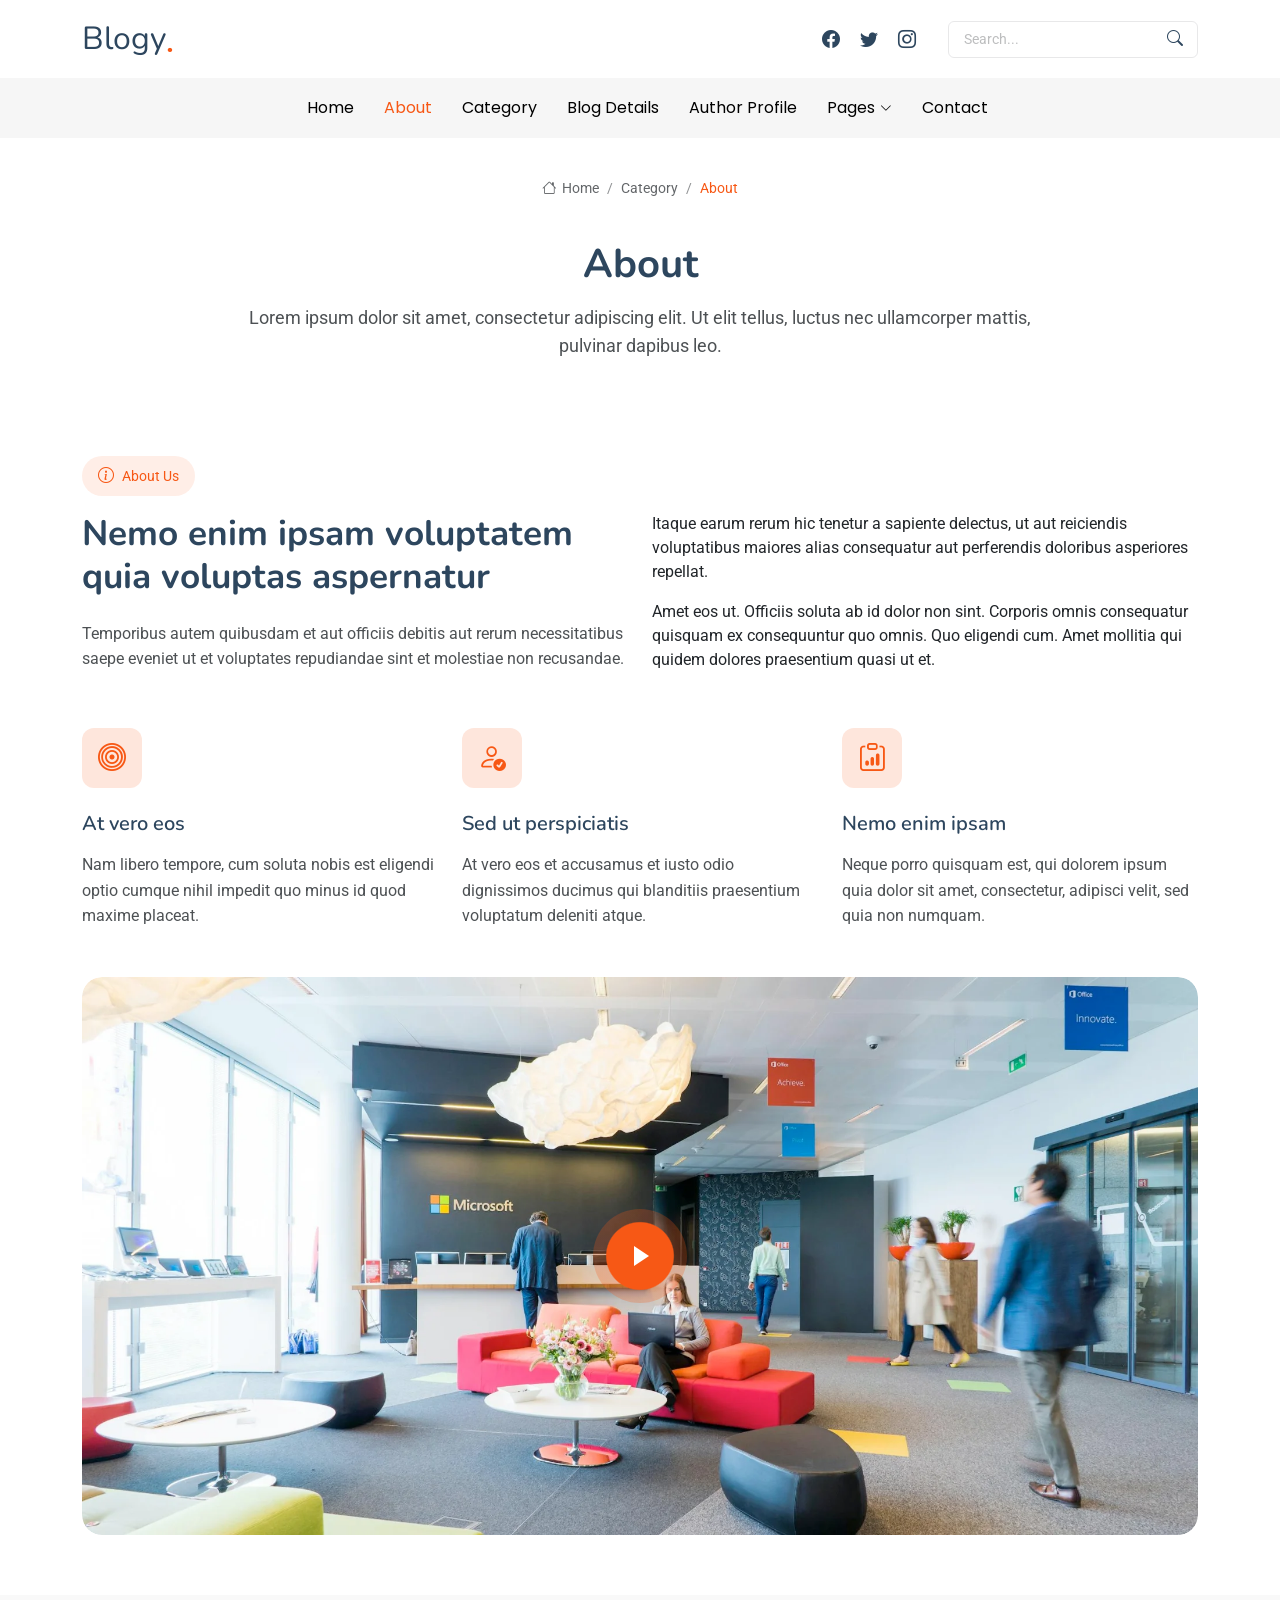
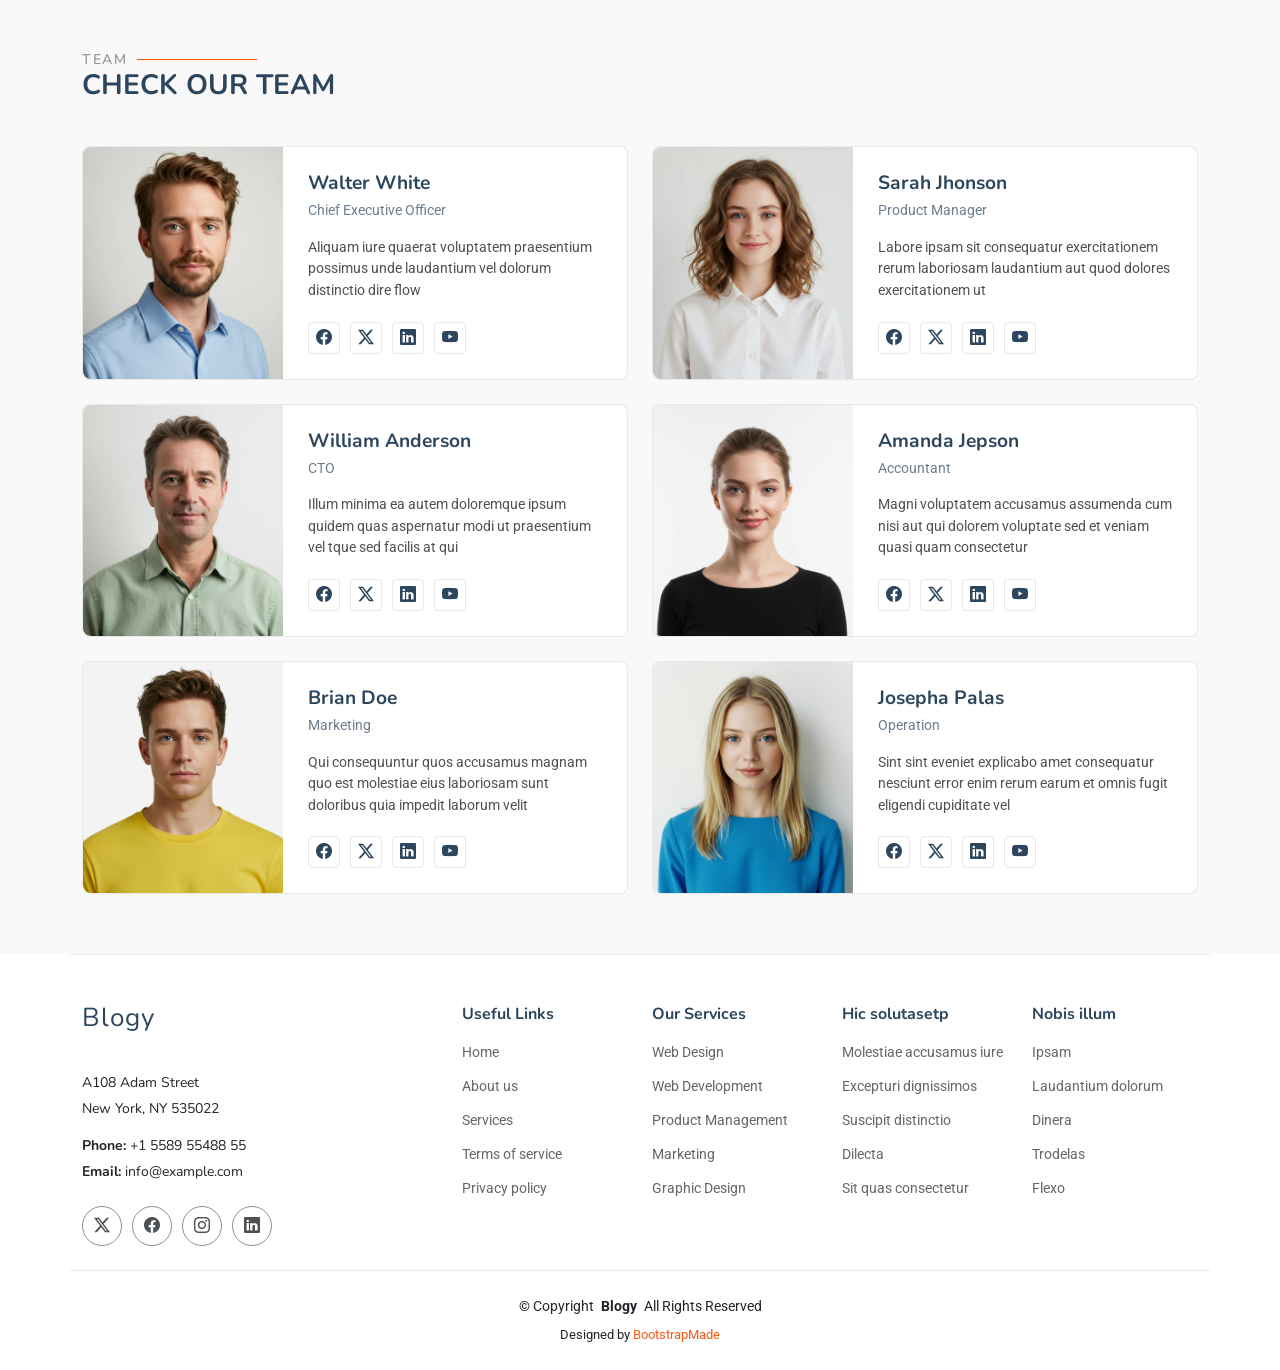
<file: about.html>
<!DOCTYPE html>
<html lang="en">

<head>
  <meta charset="utf-8">
  <meta content="width=device-width, initial-scale=1.0" name="viewport">
  <title>About - Blogy Bootstrap Template</title>
  <meta name="description" content="">
  <meta name="keywords" content="">

  <!-- Favicons -->
  <link href="assets/img/favicon.png" rel="icon">
  <link href="assets/img/apple-touch-icon.png" rel="apple-touch-icon">

  <!-- Fonts -->
  <link href="https://fonts.googleapis.com" rel="preconnect">
  <link href="https://fonts.gstatic.com" rel="preconnect" crossorigin>
  <link href="https://fonts.googleapis.com/css2?family=Roboto:ital,wght@0,100;0,300;0,400;0,500;0,700;0,900;1,100;1,300;1,400;1,500;1,700;1,900&family=Poppins:ital,wght@0,100;0,200;0,300;0,400;0,500;0,600;0,700;0,800;0,900;1,100;1,200;1,300;1,400;1,500;1,600;1,700;1,800;1,900&family=Nunito:ital,wght@0,200;0,300;0,400;0,500;0,600;0,700;0,800;0,900;1,200;1,300;1,400;1,500;1,600;1,700;1,800;1,900&display=swap" rel="stylesheet">

  <!-- Vendor CSS Files -->
  <link href="assets/vendor/bootstrap/css/bootstrap.min.css" rel="stylesheet">
  <link href="assets/vendor/bootstrap-icons/bootstrap-icons.css" rel="stylesheet">
  <link href="assets/vendor/aos/aos.css" rel="stylesheet">
  <link href="assets/vendor/swiper/swiper-bundle.min.css" rel="stylesheet">
  <link href="assets/vendor/glightbox/css/glightbox.min.css" rel="stylesheet">

  <!-- Main CSS File -->
  <link href="assets/css/main.css" rel="stylesheet">

  <!-- =======================================================
  * Template Name: Blogy
  * Template URL: https://bootstrapmade.com/blogy-bootstrap-blog-template/
  * Updated: Feb 22 2025 with Bootstrap v5.3.3
  * Author: BootstrapMade.com
  * License: https://bootstrapmade.com/license/
  ======================================================== -->
</head>

<body class="about-page">

  <header id="header" class="header position-relative">
    <div class="container-fluid container-xl position-relative">

      <div class="top-row d-flex align-items-center justify-content-between">
        <a href="index.html" class="logo d-flex align-items-end">
          <!-- Uncomment the line below if you also wish to use an image logo -->
          <!-- <img src="assets/img/logo.webp" alt=""> -->
          <h1 class="sitename">Blogy</h1><span>.</span>
        </a>

        <div class="d-flex align-items-center">
          <div class="social-links">
            <a href="#" class="facebook"><i class="bi bi-facebook"></i></a>
            <a href="#" class="twitter"><i class="bi bi-twitter"></i></a>
            <a href="#" class="instagram"><i class="bi bi-instagram"></i></a>
          </div>

          <form class="search-form ms-4">
            <input type="text" placeholder="Search..." class="form-control">
            <button type="submit" class="btn"><i class="bi bi-search"></i></button>
          </form>
        </div>
      </div>

    </div>

    <div class="nav-wrap">
      <div class="container d-flex justify-content-center position-relative">
        <nav id="navmenu" class="navmenu">
          <ul>
            <li><a href="index.html">Home</a></li>
            <li><a href="about.html" class="active">About</a></li>
            <li><a href="category.html">Category</a></li>
            <li><a href="blog-details.html">Blog Details</a></li>
            <li><a href="author-profile.html">Author Profile</a></li>
            <li class="dropdown"><a href="#"><span>Pages</span> <i class="bi bi-chevron-down toggle-dropdown"></i></a>
              <ul>
                <li><a href="about.html" class="active">About</a></li>
                <li><a href="category.html">Category</a></li>
                <li><a href="blog-details.html">Blog Details</a></li>
                <li><a href="author-profile.html">Author Profile</a></li>
                <li><a href="search-results.html">Search Results</a></li>
                <li><a href="404.html">404 Not Found Page</a></li>

                <li class="dropdown"><a href="#"><span>Deep Dropdown</span> <i class="bi bi-chevron-down toggle-dropdown"></i></a>
                  <ul>
                    <li><a href="#">Deep Dropdown 1</a></li>
                    <li><a href="#">Deep Dropdown 2</a></li>
                    <li><a href="#">Deep Dropdown 3</a></li>
                    <li><a href="#">Deep Dropdown 4</a></li>
                    <li><a href="#">Deep Dropdown 5</a></li>
                  </ul>
                </li>
              </ul>
            </li>
            <li><a href="contact.html">Contact</a></li>
          </ul>
          <i class="mobile-nav-toggle d-xl-none bi bi-list"></i>
        </nav>
      </div>
    </div>

  </header>

  <main class="main">

    <!-- Page Title -->
    <div class="page-title">
      <div class="breadcrumbs">
        <nav aria-label="breadcrumb">
          <ol class="breadcrumb">
            <li class="breadcrumb-item"><a href="#"><i class="bi bi-house"></i> Home</a></li>
            <li class="breadcrumb-item"><a href="#">Category</a></li>
            <li class="breadcrumb-item active current">About</li>
          </ol>
        </nav>
      </div>

      <div class="title-wrapper">
        <h1>About</h1>
        <p>Lorem ipsum dolor sit amet, consectetur adipiscing elit. Ut elit tellus, luctus nec ullamcorper mattis, pulvinar dapibus leo.</p>
      </div>
    </div><!-- End Page Title -->

    <!-- About Section -->
    <section id="about" class="about section">

      <div class="container" data-aos="fade-up" data-aos-delay="100">

        <span class="section-badge"><i class="bi bi-info-circle"></i> About Us</span>
        <div class="row">
          <div class="col-lg-6">
            <h2 class="about-title">Nemo enim ipsam voluptatem quia voluptas aspernatur</h2>
            <p class="about-description">Temporibus autem quibusdam et aut officiis debitis aut rerum necessitatibus saepe eveniet ut et voluptates repudiandae sint et molestiae non recusandae.</p>
          </div>
          <div class="col-lg-6">
            <p class="about-text">Itaque earum rerum hic tenetur a sapiente delectus, ut aut reiciendis voluptatibus maiores alias consequatur aut perferendis doloribus asperiores repellat.</p>
            <p class="about-text">Amet eos ut. Officiis soluta ab id dolor non sint. Corporis omnis consequatur quisquam ex consequuntur quo omnis. Quo eligendi cum. Amet mollitia qui quidem dolores praesentium quasi ut et.</p>
          </div>
        </div>

        <div class="row features-boxes gy-4 mt-3">
          <div class="col-lg-4" data-aos="fade-up" data-aos-delay="200">
            <div class="feature-box">
              <div class="icon-box">
                <i class="bi bi-bullseye"></i>
              </div>
              <h3><a href="#" class="stretched-link">At vero eos</a></h3>
              <p>Nam libero tempore, cum soluta nobis est eligendi optio cumque nihil impedit quo minus id quod maxime placeat.</p>
            </div>
          </div>

          <div class="col-lg-4" data-aos="fade-up" data-aos-delay="300">
            <div class="feature-box">
              <div class="icon-box">
                <i class="bi bi-person-check"></i>
              </div>
              <h3><a href="#" class="stretched-link">Sed ut perspiciatis</a></h3>
              <p>At vero eos et accusamus et iusto odio dignissimos ducimus qui blanditiis praesentium voluptatum deleniti atque.</p>
            </div>
          </div>

          <div class="col-lg-4" data-aos="fade-up" data-aos-delay="400">
            <div class="feature-box">
              <div class="icon-box">
                <i class="bi bi-clipboard-data"></i>
              </div>
              <h3><a href="#" class="stretched-link">Nemo enim ipsam</a></h3>
              <p>Neque porro quisquam est, qui dolorem ipsum quia dolor sit amet, consectetur, adipisci velit, sed quia non numquam.</p>
            </div>
          </div>
        </div>

        <div class="row mt-5">
          <div class="col-lg-12" data-aos="zoom-in" data-aos-delay="200">
            <div class="video-box">
              <img src="assets/img/about/about-wide-1.webp" class="img-fluid" alt="Video Thumbnail">
              <a href="https://www.youtube.com/watch?v=Y7f98aduVJ8" class="glightbox pulsating-play-btn"></a>
            </div>
          </div>
        </div>

      </div>

    </section><!-- /About Section -->

    <!-- Team Section -->
    <section id="team" class="team section light-background">

      <!-- Section Title -->
      <div class="container section-title" data-aos="fade-up">
        <h2>Team</h2>
        <div><span>Check Our</span> <span class="description-title">Team</span></div>
      </div><!-- End Section Title -->

      <div class="container" data-aos="fade-up" data-aos-delay="100">

        <div class="row gy-4">

          <div class="col-lg-6" data-aos="fade-up" data-aos-delay="100">
            <div class="team-member d-flex">
              <div class="member-img">
                <img src="assets/img/person/person-m-7.webp" class="img-fluid" alt="" loading="lazy">
              </div>
              <div class="member-info flex-grow-1">
                <h4>Walter White</h4>
                <span>Chief Executive Officer</span>
                <p>Aliquam iure quaerat voluptatem praesentium possimus unde laudantium vel dolorum distinctio dire flow</p>
                <div class="social">
                  <a href=""><i class="bi bi-facebook"></i></a>
                  <a href=""><i class="bi bi-twitter-x"></i></a>
                  <a href=""><i class="bi bi-linkedin"></i></a>
                  <a href=""><i class="bi bi-youtube"></i></a>
                </div>
              </div>
            </div>
          </div><!-- End Team Member -->

          <div class="col-lg-6" data-aos="fade-up" data-aos-delay="200">
            <div class="team-member d-flex">
              <div class="member-img">
                <img src="assets/img/person/person-f-8.webp" class="img-fluid" alt="" loading="lazy">
              </div>
              <div class="member-info flex-grow-1">
                <h4>Sarah Jhonson</h4>
                <span>Product Manager</span>
                <p>Labore ipsam sit consequatur exercitationem rerum laboriosam laudantium aut quod dolores exercitationem ut</p>
                <div class="social">
                  <a href=""><i class="bi bi-facebook"></i></a>
                  <a href=""><i class="bi bi-twitter-x"></i></a>
                  <a href=""><i class="bi bi-linkedin"></i></a>
                  <a href=""><i class="bi bi-youtube"></i></a>
                </div>
              </div>
            </div>
          </div><!-- End Team Member -->

          <div class="col-lg-6" data-aos="fade-up" data-aos-delay="300">
            <div class="team-member d-flex">
              <div class="member-img">
                <img src="assets/img/person/person-m-6.webp" class="img-fluid" alt="" loading="lazy">
              </div>
              <div class="member-info flex-grow-1">
                <h4>William Anderson</h4>
                <span>CTO</span>
                <p>Illum minima ea autem doloremque ipsum quidem quas aspernatur modi ut praesentium vel tque sed facilis at qui</p>
                <div class="social">
                  <a href=""><i class="bi bi-facebook"></i></a>
                  <a href=""><i class="bi bi-twitter-x"></i></a>
                  <a href=""><i class="bi bi-linkedin"></i></a>
                  <a href=""><i class="bi bi-youtube"></i></a>
                </div>
              </div>
            </div>
          </div><!-- End Team Member -->

          <div class="col-lg-6" data-aos="fade-up" data-aos-delay="400">
            <div class="team-member d-flex">
              <div class="member-img">
                <img src="assets/img/person/person-f-4.webp" class="img-fluid" alt="" loading="lazy">
              </div>
              <div class="member-info flex-grow-1">
                <h4>Amanda Jepson</h4>
                <span>Accountant</span>
                <p>Magni voluptatem accusamus assumenda cum nisi aut qui dolorem voluptate sed et veniam quasi quam consectetur</p>
                <div class="social">
                  <a href=""><i class="bi bi-facebook"></i></a>
                  <a href=""><i class="bi bi-twitter-x"></i></a>
                  <a href=""><i class="bi bi-linkedin"></i></a>
                  <a href=""><i class="bi bi-youtube"></i></a>
                </div>
              </div>
            </div>
          </div><!-- End Team Member -->

          <div class="col-lg-6" data-aos="fade-up" data-aos-delay="500">
            <div class="team-member d-flex">
              <div class="member-img">
                <img src="assets/img/person/person-m-12.webp" class="img-fluid" alt="" loading="lazy">
              </div>
              <div class="member-info flex-grow-1">
                <h4>Brian Doe</h4>
                <span>Marketing</span>
                <p>Qui consequuntur quos accusamus magnam quo est molestiae eius laboriosam sunt doloribus quia impedit laborum velit</p>
                <div class="social">
                  <a href=""><i class="bi bi-facebook"></i></a>
                  <a href=""><i class="bi bi-twitter-x"></i></a>
                  <a href=""><i class="bi bi-linkedin"></i></a>
                  <a href=""><i class="bi bi-youtube"></i></a>
                </div>
              </div>
            </div>
          </div><!-- End Team Member -->

          <div class="col-lg-6" data-aos="fade-up" data-aos-delay="600">
            <div class="team-member d-flex">
              <div class="member-img">
                <img src="assets/img/person/person-f-9.webp" class="img-fluid" alt="" loading="lazy">
              </div>
              <div class="member-info flex-grow-1">
                <h4>Josepha Palas</h4>
                <span>Operation</span>
                <p>Sint sint eveniet explicabo amet consequatur nesciunt error enim rerum earum et omnis fugit eligendi cupiditate vel</p>
                <div class="social">
                  <a href=""><i class="bi bi-facebook"></i></a>
                  <a href=""><i class="bi bi-twitter-x"></i></a>
                  <a href=""><i class="bi bi-linkedin"></i></a>
                  <a href=""><i class="bi bi-youtube"></i></a>
                </div>
              </div>
            </div>
          </div><!-- End Team Member -->

        </div>

      </div>

    </section><!-- /Team Section -->

  </main>

  <footer id="footer" class="footer">

    <div class="container footer-top">
      <div class="row gy-4">
        <div class="col-lg-4 col-md-6 footer-about">
          <a href="index.html" class="logo d-flex align-items-center">
            <span class="sitename">Blogy</span>
          </a>
          <div class="footer-contact pt-3">
            <p>A108 Adam Street</p>
            <p>New York, NY 535022</p>
            <p class="mt-3"><strong>Phone:</strong> <span>+1 5589 55488 55</span></p>
            <p><strong>Email:</strong> <span>info@example.com</span></p>
          </div>
          <div class="social-links d-flex mt-4">
            <a href=""><i class="bi bi-twitter-x"></i></a>
            <a href=""><i class="bi bi-facebook"></i></a>
            <a href=""><i class="bi bi-instagram"></i></a>
            <a href=""><i class="bi bi-linkedin"></i></a>
          </div>
        </div>

        <div class="col-lg-2 col-md-3 footer-links">
          <h4>Useful Links</h4>
          <ul>
            <li><a href="#">Home</a></li>
            <li><a href="#">About us</a></li>
            <li><a href="#">Services</a></li>
            <li><a href="#">Terms of service</a></li>
            <li><a href="#">Privacy policy</a></li>
          </ul>
        </div>

        <div class="col-lg-2 col-md-3 footer-links">
          <h4>Our Services</h4>
          <ul>
            <li><a href="#">Web Design</a></li>
            <li><a href="#">Web Development</a></li>
            <li><a href="#">Product Management</a></li>
            <li><a href="#">Marketing</a></li>
            <li><a href="#">Graphic Design</a></li>
          </ul>
        </div>

        <div class="col-lg-2 col-md-3 footer-links">
          <h4>Hic solutasetp</h4>
          <ul>
            <li><a href="#">Molestiae accusamus iure</a></li>
            <li><a href="#">Excepturi dignissimos</a></li>
            <li><a href="#">Suscipit distinctio</a></li>
            <li><a href="#">Dilecta</a></li>
            <li><a href="#">Sit quas consectetur</a></li>
          </ul>
        </div>

        <div class="col-lg-2 col-md-3 footer-links">
          <h4>Nobis illum</h4>
          <ul>
            <li><a href="#">Ipsam</a></li>
            <li><a href="#">Laudantium dolorum</a></li>
            <li><a href="#">Dinera</a></li>
            <li><a href="#">Trodelas</a></li>
            <li><a href="#">Flexo</a></li>
          </ul>
        </div>

      </div>
    </div>

    <div class="container copyright text-center mt-4">
      <p>© <span>Copyright</span> <strong class="px-1 sitename">Blogy</strong> <span>All Rights Reserved</span></p>
      <div class="credits">
        <!-- All the links in the footer should remain intact. -->
        <!-- You can delete the links only if you've purchased the pro version. -->
        <!-- Licensing information: https://bootstrapmade.com/license/ -->
        <!-- Purchase the pro version with working PHP/AJAX contact form: [buy-url] -->
        Designed by <a href="https://bootstrapmade.com/">BootstrapMade</a>
      </div>
    </div>

  </footer>

  <!-- Scroll Top -->
  <a href="#" id="scroll-top" class="scroll-top d-flex align-items-center justify-content-center"><i class="bi bi-arrow-up-short"></i></a>

  <!-- Preloader -->
  <div id="preloader"></div>

  <!-- Vendor JS Files -->
  <script src="assets/vendor/bootstrap/js/bootstrap.bundle.min.js"></script>
  <script src="assets/vendor/php-email-form/validate.js"></script>
  <script src="assets/vendor/aos/aos.js"></script>
  <script src="assets/vendor/swiper/swiper-bundle.min.js"></script>
  <script src="assets/vendor/purecounter/purecounter_vanilla.js"></script>
  <script src="assets/vendor/glightbox/js/glightbox.min.js"></script>

  <!-- Main JS File -->
  <script src="assets/js/main.js"></script>

</body>

</html>
</file>
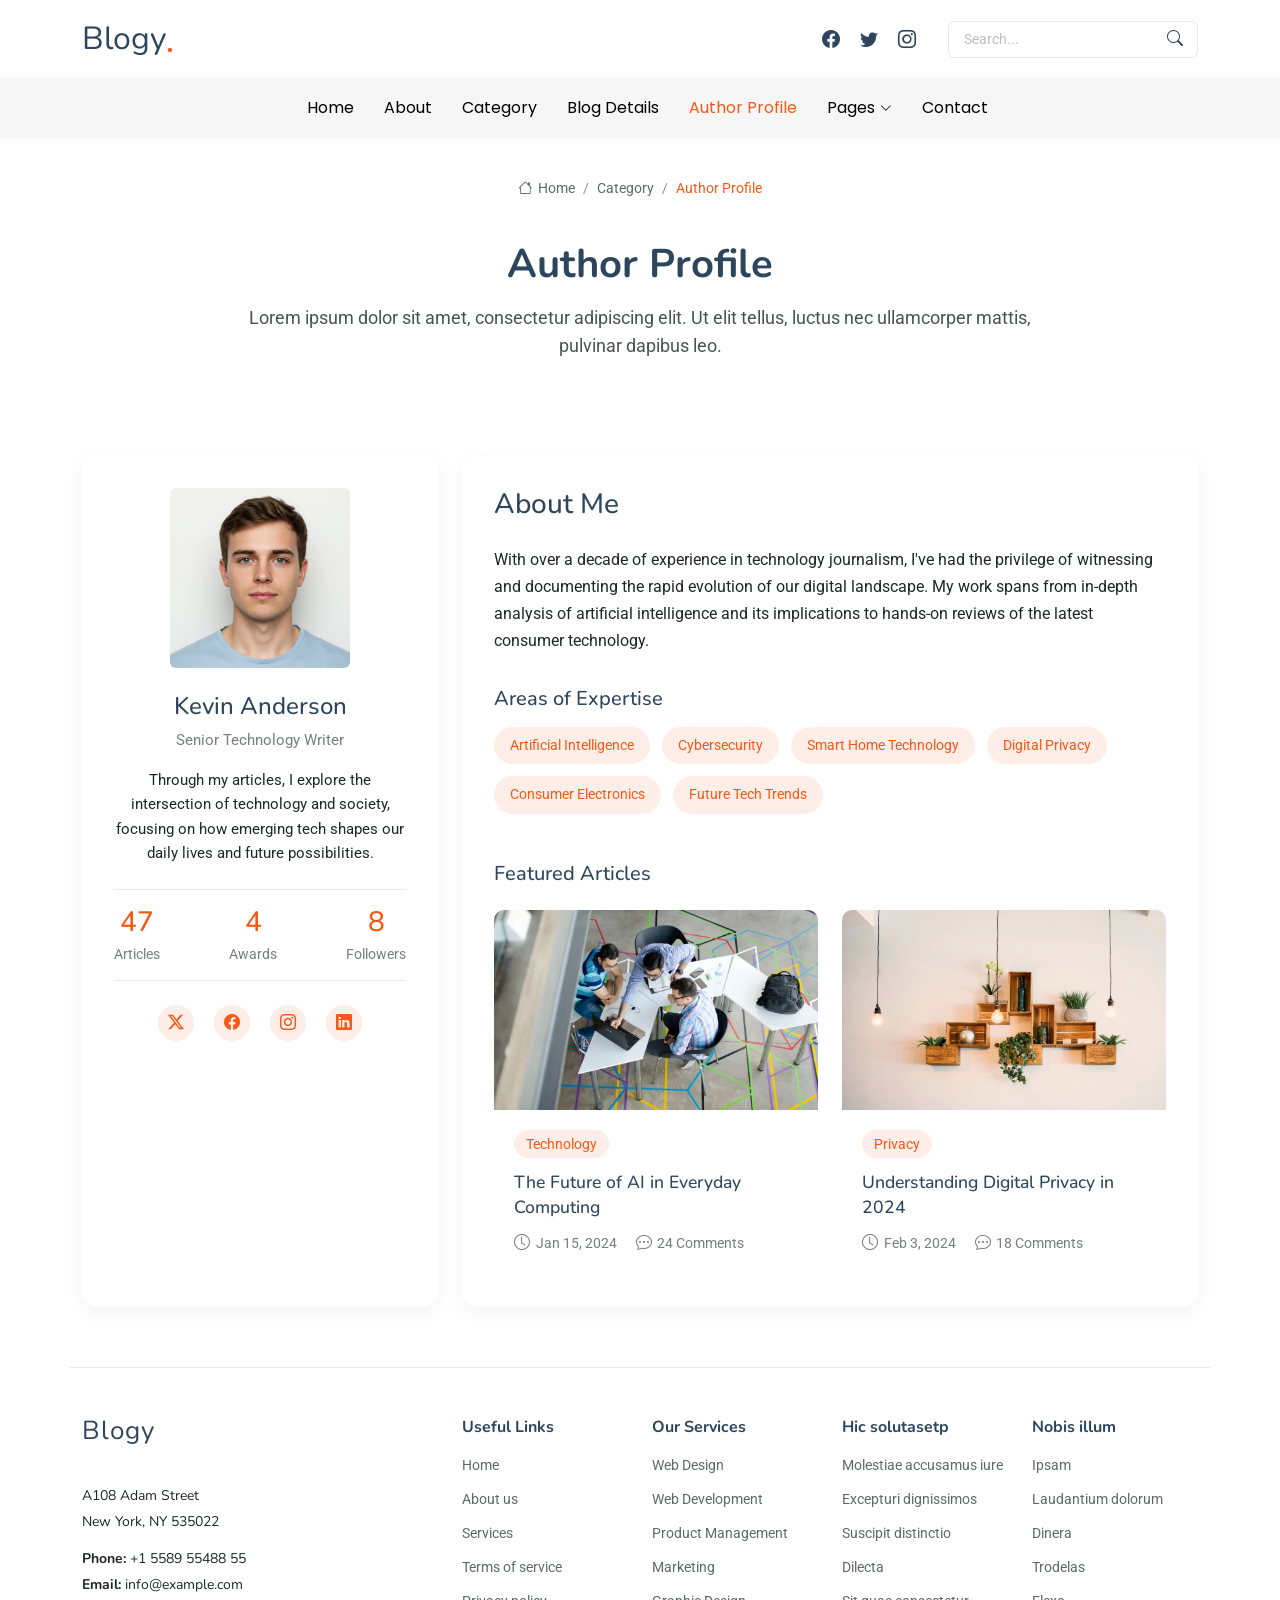
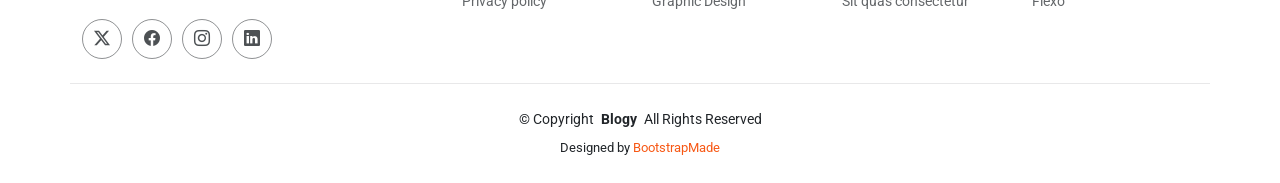
<file: author-profile.html>
<!DOCTYPE html>
<html lang="en">

<head>
  <meta charset="utf-8">
  <meta content="width=device-width, initial-scale=1.0" name="viewport">
  <title>Author Profile - Blogy Bootstrap Template</title>
  <meta name="description" content="">
  <meta name="keywords" content="">

  <!-- Favicons -->
  <link href="assets/img/favicon.png" rel="icon">
  <link href="assets/img/apple-touch-icon.png" rel="apple-touch-icon">

  <!-- Fonts -->
  <link href="https://fonts.googleapis.com" rel="preconnect">
  <link href="https://fonts.gstatic.com" rel="preconnect" crossorigin>
  <link href="https://fonts.googleapis.com/css2?family=Roboto:ital,wght@0,100;0,300;0,400;0,500;0,700;0,900;1,100;1,300;1,400;1,500;1,700;1,900&family=Poppins:ital,wght@0,100;0,200;0,300;0,400;0,500;0,600;0,700;0,800;0,900;1,100;1,200;1,300;1,400;1,500;1,600;1,700;1,800;1,900&family=Nunito:ital,wght@0,200;0,300;0,400;0,500;0,600;0,700;0,800;0,900;1,200;1,300;1,400;1,500;1,600;1,700;1,800;1,900&display=swap" rel="stylesheet">

  <!-- Vendor CSS Files -->
  <link href="assets/vendor/bootstrap/css/bootstrap.min.css" rel="stylesheet">
  <link href="assets/vendor/bootstrap-icons/bootstrap-icons.css" rel="stylesheet">
  <link href="assets/vendor/aos/aos.css" rel="stylesheet">
  <link href="assets/vendor/swiper/swiper-bundle.min.css" rel="stylesheet">
  <link href="assets/vendor/glightbox/css/glightbox.min.css" rel="stylesheet">

  <!-- Main CSS File -->
  <link href="assets/css/main.css" rel="stylesheet">

  <!-- =======================================================
  * Template Name: Blogy
  * Template URL: https://bootstrapmade.com/blogy-bootstrap-blog-template/
  * Updated: Feb 22 2025 with Bootstrap v5.3.3
  * Author: BootstrapMade.com
  * License: https://bootstrapmade.com/license/
  ======================================================== -->
</head>

<body class="author-profile-page">

  <header id="header" class="header position-relative">
    <div class="container-fluid container-xl position-relative">

      <div class="top-row d-flex align-items-center justify-content-between">
        <a href="index.html" class="logo d-flex align-items-end">
          <!-- Uncomment the line below if you also wish to use an image logo -->
          <!-- <img src="assets/img/logo.webp" alt=""> -->
          <h1 class="sitename">Blogy</h1><span>.</span>
        </a>

        <div class="d-flex align-items-center">
          <div class="social-links">
            <a href="#" class="facebook"><i class="bi bi-facebook"></i></a>
            <a href="#" class="twitter"><i class="bi bi-twitter"></i></a>
            <a href="#" class="instagram"><i class="bi bi-instagram"></i></a>
          </div>

          <form class="search-form ms-4">
            <input type="text" placeholder="Search..." class="form-control">
            <button type="submit" class="btn"><i class="bi bi-search"></i></button>
          </form>
        </div>
      </div>

    </div>

    <div class="nav-wrap">
      <div class="container d-flex justify-content-center position-relative">
        <nav id="navmenu" class="navmenu">
          <ul>
            <li><a href="index.html">Home</a></li>
            <li><a href="about.html">About</a></li>
            <li><a href="category.html">Category</a></li>
            <li><a href="blog-details.html">Blog Details</a></li>
            <li><a href="author-profile.html" class="active">Author Profile</a></li>
            <li class="dropdown"><a href="#"><span>Pages</span> <i class="bi bi-chevron-down toggle-dropdown"></i></a>
              <ul>
                <li><a href="about.html">About</a></li>
                <li><a href="category.html">Category</a></li>
                <li><a href="blog-details.html">Blog Details</a></li>
                <li><a href="author-profile.html" class="active">Author Profile</a></li>
                <li><a href="search-results.html">Search Results</a></li>
                <li><a href="404.html">404 Not Found Page</a></li>

                <li class="dropdown"><a href="#"><span>Deep Dropdown</span> <i class="bi bi-chevron-down toggle-dropdown"></i></a>
                  <ul>
                    <li><a href="#">Deep Dropdown 1</a></li>
                    <li><a href="#">Deep Dropdown 2</a></li>
                    <li><a href="#">Deep Dropdown 3</a></li>
                    <li><a href="#">Deep Dropdown 4</a></li>
                    <li><a href="#">Deep Dropdown 5</a></li>
                  </ul>
                </li>
              </ul>
            </li>
            <li><a href="contact.html">Contact</a></li>
          </ul>
          <i class="mobile-nav-toggle d-xl-none bi bi-list"></i>
        </nav>
      </div>
    </div>

  </header>

  <main class="main">

    <!-- Page Title -->
    <div class="page-title">
      <div class="breadcrumbs">
        <nav aria-label="breadcrumb">
          <ol class="breadcrumb">
            <li class="breadcrumb-item"><a href="#"><i class="bi bi-house"></i> Home</a></li>
            <li class="breadcrumb-item"><a href="#">Category</a></li>
            <li class="breadcrumb-item active current">Author Profile</li>
          </ol>
        </nav>
      </div>

      <div class="title-wrapper">
        <h1>Author Profile</h1>
        <p>Lorem ipsum dolor sit amet, consectetur adipiscing elit. Ut elit tellus, luctus nec ullamcorper mattis, pulvinar dapibus leo.</p>
      </div>
    </div><!-- End Page Title -->

    <!-- Author Profile Section -->
    <section id="author-profile" class="author-profile section">

      <div class="container" data-aos="fade-up" data-aos-delay="100">

        <div class="author-profile-1">

          <div class="row">
            <!-- Author Info -->
            <div class="col-lg-4 mb-4 mb-lg-0">
              <div class="author-card" data-aos="fade-up">
                <div class="author-image">
                  <img src="assets/img/person/person-m-5.webp" alt="Author" class="img-fluid rounded">
                </div>

                <div class="author-info">
                  <h2>Kevin Anderson</h2>
                  <p class="designation">Senior Technology Writer</p>

                  <div class="author-bio">
                    Through my articles, I explore the intersection of technology and society, focusing on how emerging tech shapes our daily lives and future possibilities.
                  </div>

                  <div class="author-stats d-flex justify-content-between text-center my-4">
                    <div class="stat-item">
                      <h4 data-purecounter-start="0" data-purecounter-end="147" data-purecounter-duration="1" class="purecounter"></h4>
                      <p>Articles</p>
                    </div>
                    <div class="stat-item">
                      <h4 data-purecounter-start="0" data-purecounter-end="13" data-purecounter-duration="1" class="purecounter"></h4>
                      <p>Awards</p>
                    </div>
                    <div class="stat-item">
                      <h4 data-purecounter-start="0" data-purecounter-end="25" data-purecounter-duration="1" class="purecounter">K</h4>
                      <p>Followers</p>
                    </div>
                  </div>

                  <div class="social-links">
                    <a href="#" class="twitter"><i class="bi bi-twitter-x"></i></a>
                    <a href="#" class="facebook"><i class="bi bi-facebook"></i></a>
                    <a href="#" class="instagram"><i class="bi bi-instagram"></i></a>
                    <a href="#" class="linkedin"><i class="bi bi-linkedin"></i></a>
                  </div>
                </div>
              </div>
            </div>

            <!-- Author Content -->
            <div class="col-lg-8">
              <div class="author-content" data-aos="fade-up" data-aos-delay="200">
                <div class="content-header">
                  <h3>About Me</h3>
                </div>
                <div class="content-body">
                  <p>With over a decade of experience in technology journalism, I've had the privilege of witnessing and documenting the rapid evolution of our digital landscape. My work spans from in-depth analysis of artificial intelligence and its implications to hands-on reviews of the latest consumer technology.</p>

                  <div class="expertise-areas">
                    <h4>Areas of Expertise</h4>
                    <div class="tags">
                      <span>Artificial Intelligence</span>
                      <span>Cybersecurity</span>
                      <span>Smart Home Technology</span>
                      <span>Digital Privacy</span>
                      <span>Consumer Electronics</span>
                      <span>Future Tech Trends</span>
                    </div>
                  </div>

                  <div class="featured-articles mt-5">
                    <h4>Featured Articles</h4>
                    <div class="row g-4">
                      <div class="col-md-6" data-aos="fade-up" data-aos-delay="300">
                        <article class="article-card">
                          <div class="article-img">
                            <img src="assets/img/blog/blog-post-10.webp" alt="Article" class="img-fluid">
                          </div>
                          <div class="article-details">
                            <div class="post-category">Technology</div>
                            <h5><a href="#">The Future of AI in Everyday Computing</a></h5>
                            <div class="post-meta">
                              <span><i class="bi bi-clock"></i> Jan 15, 2024</span>
                              <span><i class="bi bi-chat-dots"></i> 24 Comments</span>
                            </div>
                          </div>
                        </article>
                      </div>

                      <div class="col-md-6" data-aos="fade-up" data-aos-delay="400">
                        <article class="article-card">
                          <div class="article-img">
                            <img src="assets/img/blog/blog-post-6.webp" alt="Article" class="img-fluid">
                          </div>
                          <div class="article-details">
                            <div class="post-category">Privacy</div>
                            <h5><a href="#">Understanding Digital Privacy in 2024</a></h5>
                            <div class="post-meta">
                              <span><i class="bi bi-clock"></i> Feb 3, 2024</span>
                              <span><i class="bi bi-chat-dots"></i> 18 Comments</span>
                            </div>
                          </div>
                        </article>
                      </div>
                    </div>
                  </div>
                </div>
              </div>
            </div>

          </div>

        </div>

      </div>

    </section><!-- /Author Profile Section -->

  </main>

  <footer id="footer" class="footer">

    <div class="container footer-top">
      <div class="row gy-4">
        <div class="col-lg-4 col-md-6 footer-about">
          <a href="index.html" class="logo d-flex align-items-center">
            <span class="sitename">Blogy</span>
          </a>
          <div class="footer-contact pt-3">
            <p>A108 Adam Street</p>
            <p>New York, NY 535022</p>
            <p class="mt-3"><strong>Phone:</strong> <span>+1 5589 55488 55</span></p>
            <p><strong>Email:</strong> <span>info@example.com</span></p>
          </div>
          <div class="social-links d-flex mt-4">
            <a href=""><i class="bi bi-twitter-x"></i></a>
            <a href=""><i class="bi bi-facebook"></i></a>
            <a href=""><i class="bi bi-instagram"></i></a>
            <a href=""><i class="bi bi-linkedin"></i></a>
          </div>
        </div>

        <div class="col-lg-2 col-md-3 footer-links">
          <h4>Useful Links</h4>
          <ul>
            <li><a href="#">Home</a></li>
            <li><a href="#">About us</a></li>
            <li><a href="#">Services</a></li>
            <li><a href="#">Terms of service</a></li>
            <li><a href="#">Privacy policy</a></li>
          </ul>
        </div>

        <div class="col-lg-2 col-md-3 footer-links">
          <h4>Our Services</h4>
          <ul>
            <li><a href="#">Web Design</a></li>
            <li><a href="#">Web Development</a></li>
            <li><a href="#">Product Management</a></li>
            <li><a href="#">Marketing</a></li>
            <li><a href="#">Graphic Design</a></li>
          </ul>
        </div>

        <div class="col-lg-2 col-md-3 footer-links">
          <h4>Hic solutasetp</h4>
          <ul>
            <li><a href="#">Molestiae accusamus iure</a></li>
            <li><a href="#">Excepturi dignissimos</a></li>
            <li><a href="#">Suscipit distinctio</a></li>
            <li><a href="#">Dilecta</a></li>
            <li><a href="#">Sit quas consectetur</a></li>
          </ul>
        </div>

        <div class="col-lg-2 col-md-3 footer-links">
          <h4>Nobis illum</h4>
          <ul>
            <li><a href="#">Ipsam</a></li>
            <li><a href="#">Laudantium dolorum</a></li>
            <li><a href="#">Dinera</a></li>
            <li><a href="#">Trodelas</a></li>
            <li><a href="#">Flexo</a></li>
          </ul>
        </div>

      </div>
    </div>

    <div class="container copyright text-center mt-4">
      <p>© <span>Copyright</span> <strong class="px-1 sitename">Blogy</strong> <span>All Rights Reserved</span></p>
      <div class="credits">
        <!-- All the links in the footer should remain intact. -->
        <!-- You can delete the links only if you've purchased the pro version. -->
        <!-- Licensing information: https://bootstrapmade.com/license/ -->
        <!-- Purchase the pro version with working PHP/AJAX contact form: [buy-url] -->
        Designed by <a href="https://bootstrapmade.com/">BootstrapMade</a>
      </div>
    </div>

  </footer>

  <!-- Scroll Top -->
  <a href="#" id="scroll-top" class="scroll-top d-flex align-items-center justify-content-center"><i class="bi bi-arrow-up-short"></i></a>

  <!-- Preloader -->
  <div id="preloader"></div>

  <!-- Vendor JS Files -->
  <script src="assets/vendor/bootstrap/js/bootstrap.bundle.min.js"></script>
  <script src="assets/vendor/php-email-form/validate.js"></script>
  <script src="assets/vendor/aos/aos.js"></script>
  <script src="assets/vendor/swiper/swiper-bundle.min.js"></script>
  <script src="assets/vendor/purecounter/purecounter_vanilla.js"></script>
  <script src="assets/vendor/glightbox/js/glightbox.min.js"></script>

  <!-- Main JS File -->
  <script src="assets/js/main.js"></script>

</body>

</html>
</file>
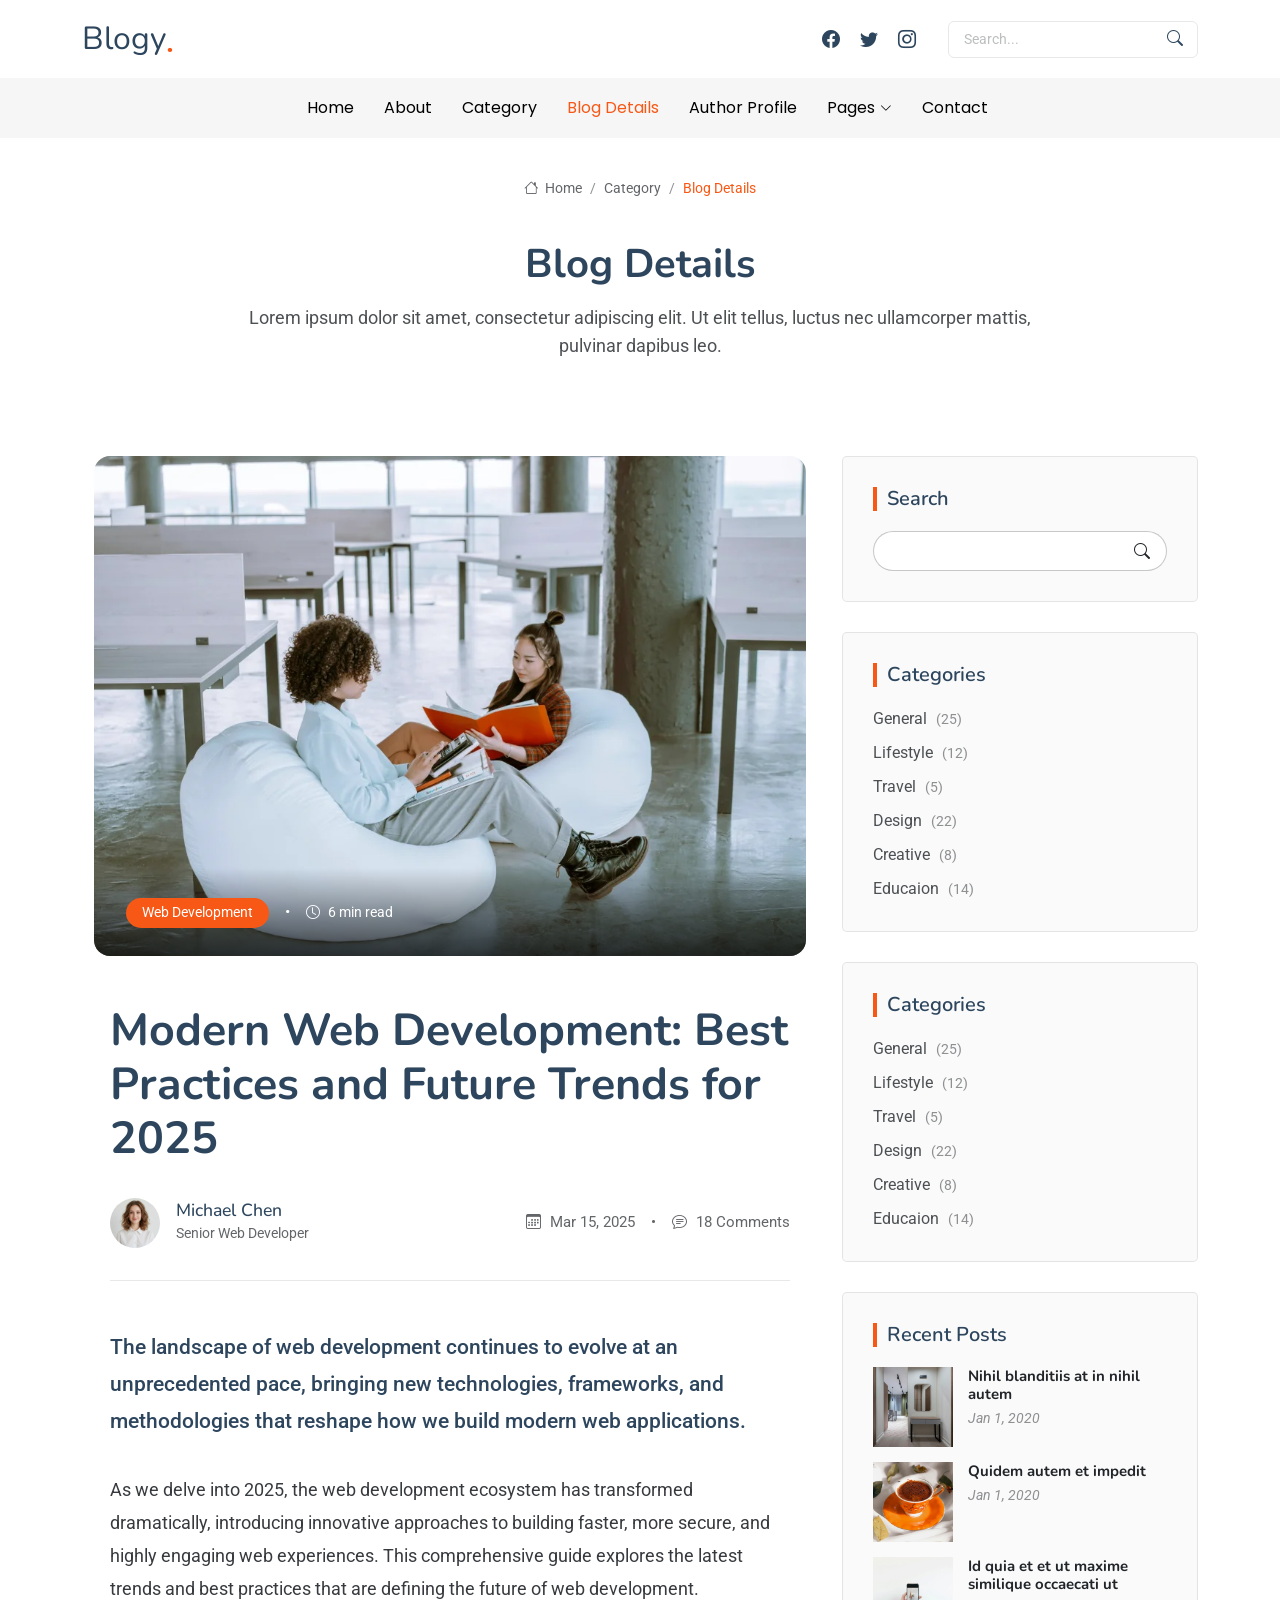
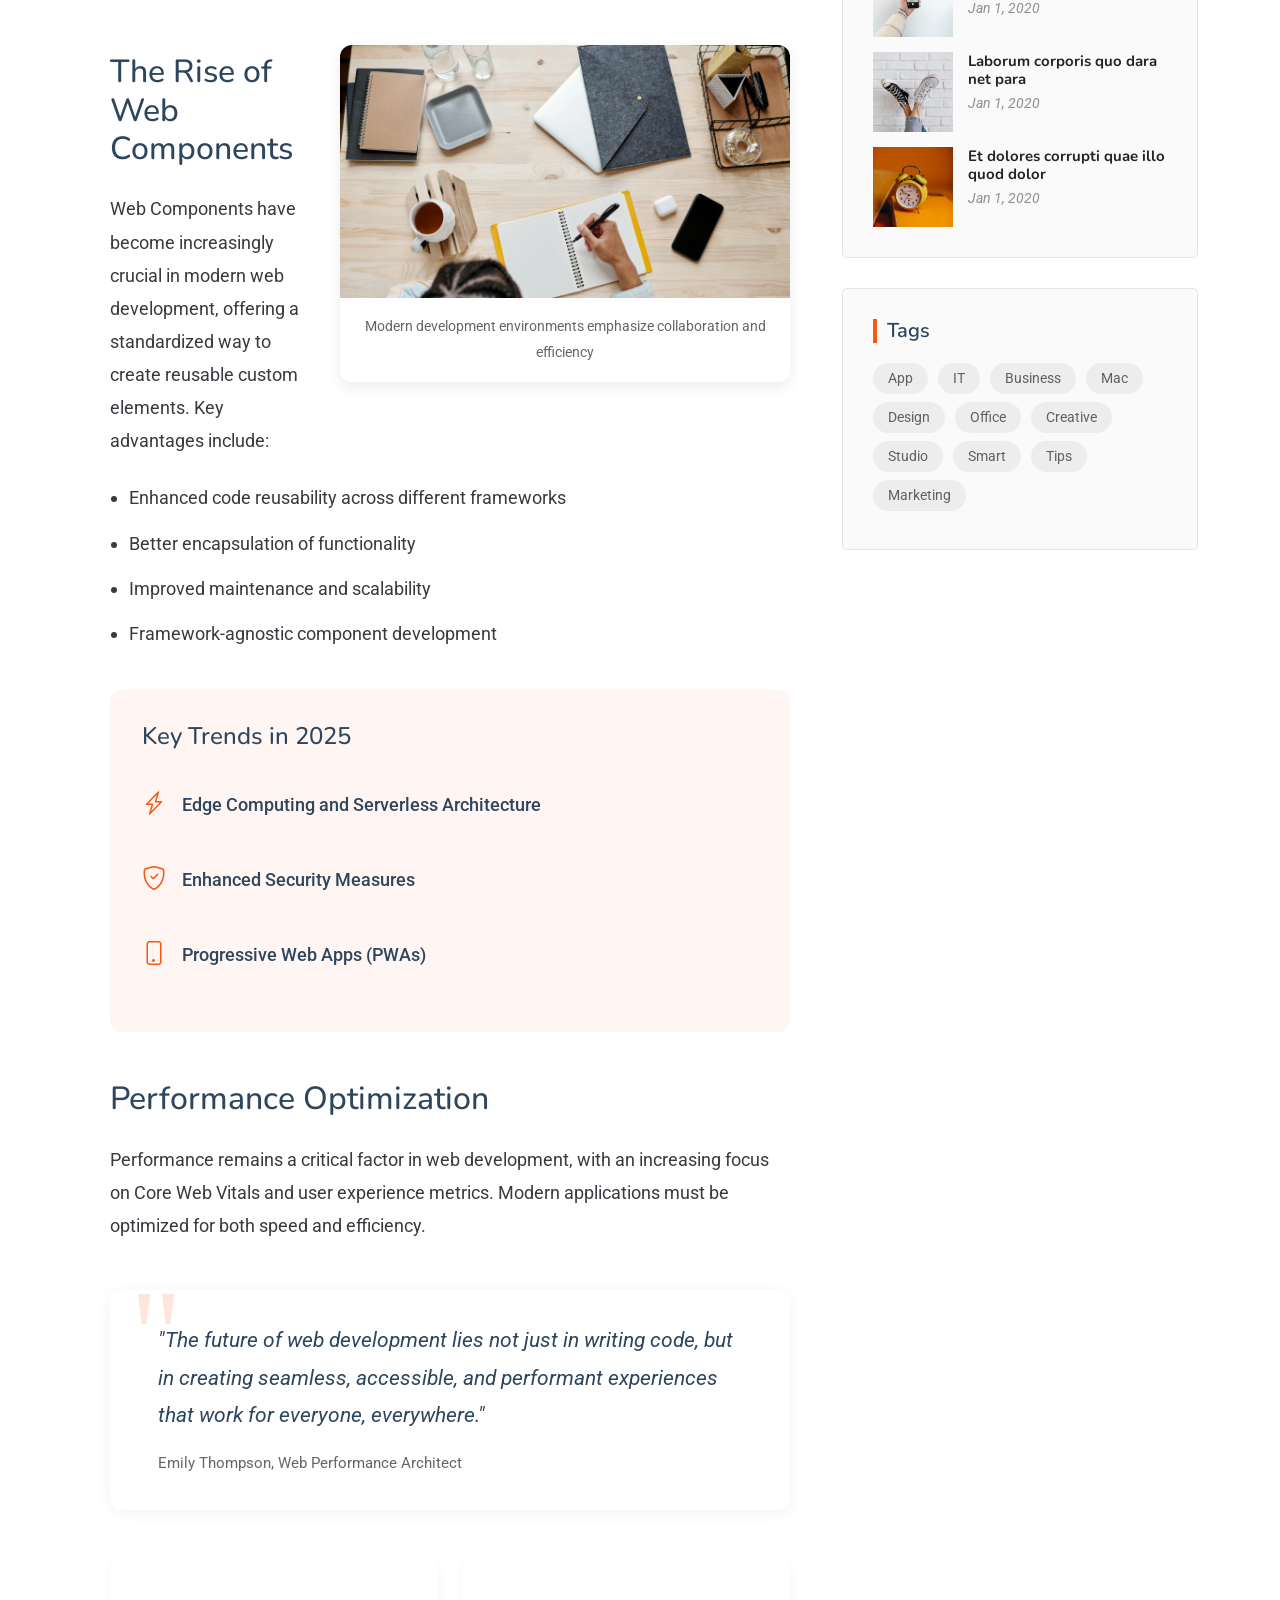
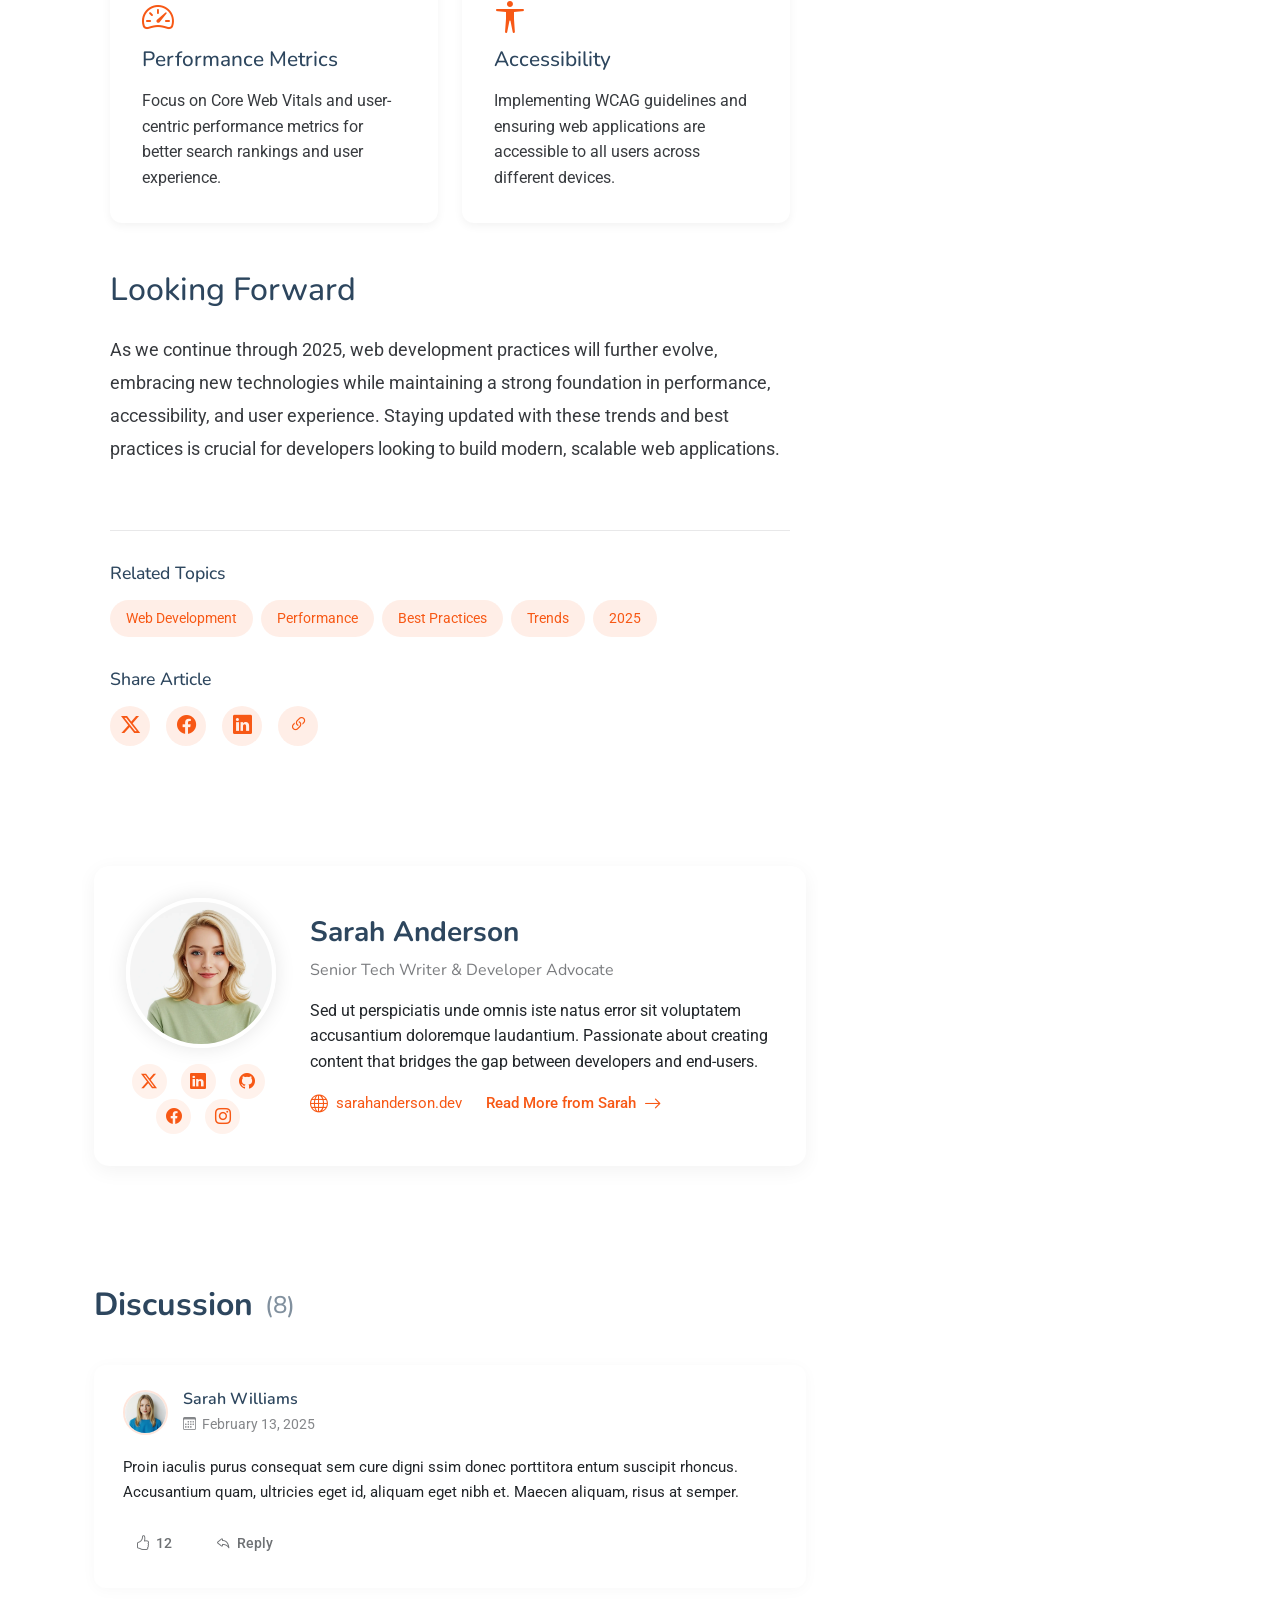
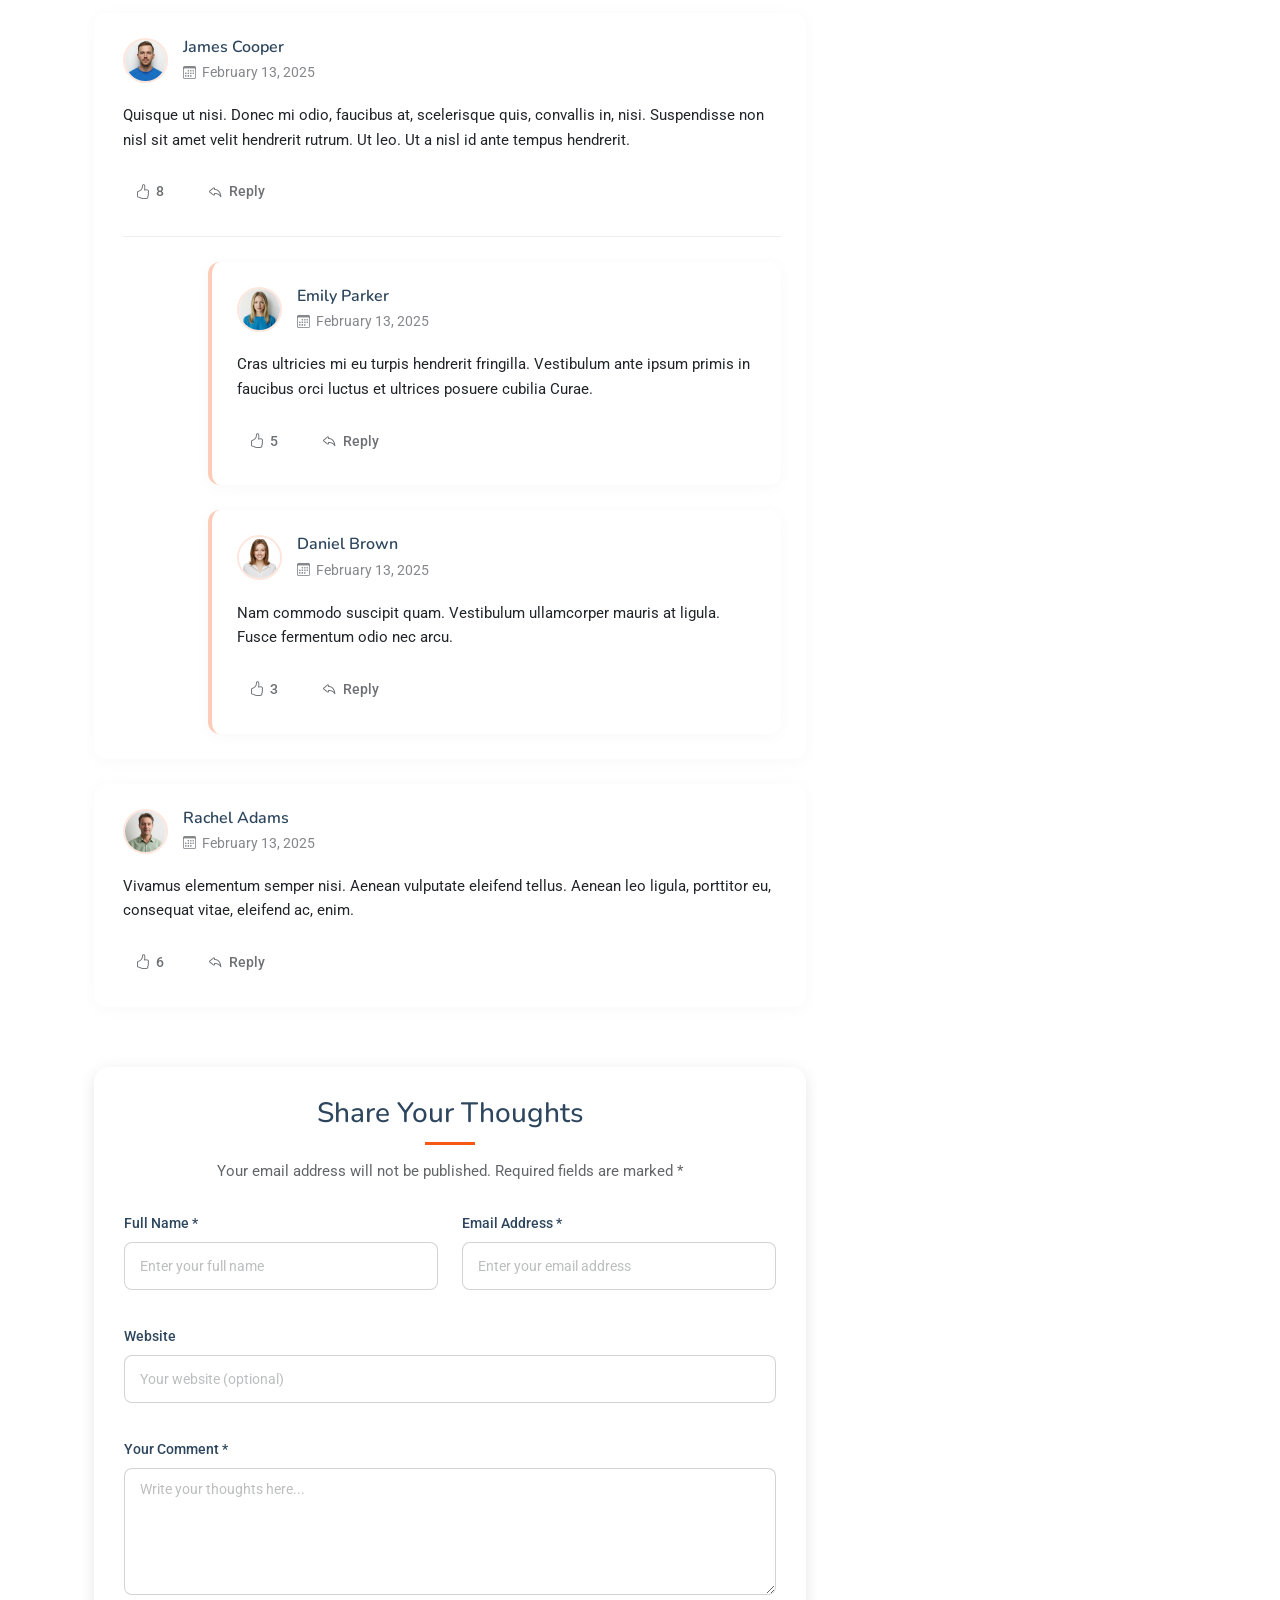
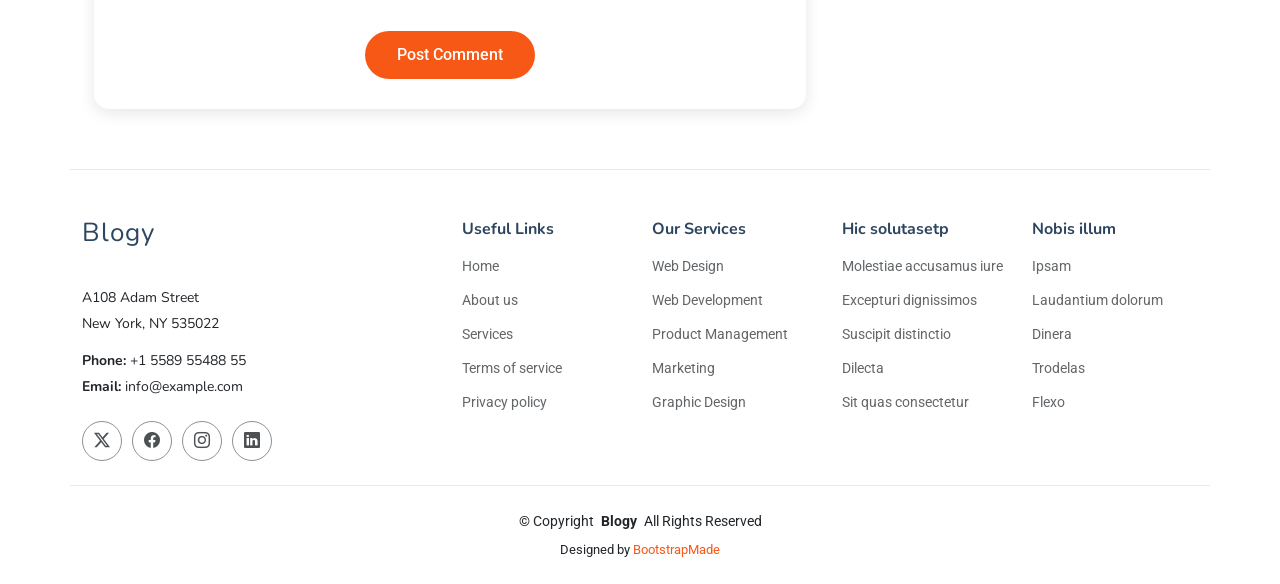
<file: blog-details.html>
<!DOCTYPE html>
<html lang="en">

<head>
  <meta charset="utf-8">
  <meta content="width=device-width, initial-scale=1.0" name="viewport">
  <title>Blog Details - Blogy Bootstrap Template</title>
  <meta name="description" content="">
  <meta name="keywords" content="">

  <!-- Favicons -->
  <link href="assets/img/favicon.png" rel="icon">
  <link href="assets/img/apple-touch-icon.png" rel="apple-touch-icon">

  <!-- Fonts -->
  <link href="https://fonts.googleapis.com" rel="preconnect">
  <link href="https://fonts.gstatic.com" rel="preconnect" crossorigin>
  <link href="https://fonts.googleapis.com/css2?family=Roboto:ital,wght@0,100;0,300;0,400;0,500;0,700;0,900;1,100;1,300;1,400;1,500;1,700;1,900&family=Poppins:ital,wght@0,100;0,200;0,300;0,400;0,500;0,600;0,700;0,800;0,900;1,100;1,200;1,300;1,400;1,500;1,600;1,700;1,800;1,900&family=Nunito:ital,wght@0,200;0,300;0,400;0,500;0,600;0,700;0,800;0,900;1,200;1,300;1,400;1,500;1,600;1,700;1,800;1,900&display=swap" rel="stylesheet">

  <!-- Vendor CSS Files -->
  <link href="assets/vendor/bootstrap/css/bootstrap.min.css" rel="stylesheet">
  <link href="assets/vendor/bootstrap-icons/bootstrap-icons.css" rel="stylesheet">
  <link href="assets/vendor/aos/aos.css" rel="stylesheet">
  <link href="assets/vendor/swiper/swiper-bundle.min.css" rel="stylesheet">
  <link href="assets/vendor/glightbox/css/glightbox.min.css" rel="stylesheet">

  <!-- Main CSS File -->
  <link href="assets/css/main.css" rel="stylesheet">

  <!-- =======================================================
  * Template Name: Blogy
  * Template URL: https://bootstrapmade.com/blogy-bootstrap-blog-template/
  * Updated: Feb 22 2025 with Bootstrap v5.3.3
  * Author: BootstrapMade.com
  * License: https://bootstrapmade.com/license/
  ======================================================== -->
</head>

<body class="blog-details-page">

  <header id="header" class="header position-relative">
    <div class="container-fluid container-xl position-relative">

      <div class="top-row d-flex align-items-center justify-content-between">
        <a href="index.html" class="logo d-flex align-items-end">
          <!-- Uncomment the line below if you also wish to use an image logo -->
          <!-- <img src="assets/img/logo.webp" alt=""> -->
          <h1 class="sitename">Blogy</h1><span>.</span>
        </a>

        <div class="d-flex align-items-center">
          <div class="social-links">
            <a href="#" class="facebook"><i class="bi bi-facebook"></i></a>
            <a href="#" class="twitter"><i class="bi bi-twitter"></i></a>
            <a href="#" class="instagram"><i class="bi bi-instagram"></i></a>
          </div>

          <form class="search-form ms-4">
            <input type="text" placeholder="Search..." class="form-control">
            <button type="submit" class="btn"><i class="bi bi-search"></i></button>
          </form>
        </div>
      </div>

    </div>

    <div class="nav-wrap">
      <div class="container d-flex justify-content-center position-relative">
        <nav id="navmenu" class="navmenu">
          <ul>
            <li><a href="index.html">Home</a></li>
            <li><a href="about.html">About</a></li>
            <li><a href="category.html">Category</a></li>
            <li><a href="blog-details.html" class="active">Blog Details</a></li>
            <li><a href="author-profile.html">Author Profile</a></li>
            <li class="dropdown"><a href="#"><span>Pages</span> <i class="bi bi-chevron-down toggle-dropdown"></i></a>
              <ul>
                <li><a href="about.html">About</a></li>
                <li><a href="category.html">Category</a></li>
                <li><a href="blog-details.html" class="active">Blog Details</a></li>
                <li><a href="author-profile.html">Author Profile</a></li>
                <li><a href="search-results.html">Search Results</a></li>
                <li><a href="404.html">404 Not Found Page</a></li>

                <li class="dropdown"><a href="#"><span>Deep Dropdown</span> <i class="bi bi-chevron-down toggle-dropdown"></i></a>
                  <ul>
                    <li><a href="#">Deep Dropdown 1</a></li>
                    <li><a href="#">Deep Dropdown 2</a></li>
                    <li><a href="#">Deep Dropdown 3</a></li>
                    <li><a href="#">Deep Dropdown 4</a></li>
                    <li><a href="#">Deep Dropdown 5</a></li>
                  </ul>
                </li>
              </ul>
            </li>
            <li><a href="contact.html">Contact</a></li>
          </ul>
          <i class="mobile-nav-toggle d-xl-none bi bi-list"></i>
        </nav>
      </div>
    </div>

  </header>

  <main class="main">

    <!-- Page Title -->
    <div class="page-title">
      <div class="breadcrumbs">
        <nav aria-label="breadcrumb">
          <ol class="breadcrumb">
            <li class="breadcrumb-item"><a href="#"><i class="bi bi-house"></i> Home</a></li>
            <li class="breadcrumb-item"><a href="#">Category</a></li>
            <li class="breadcrumb-item active current">Blog Details</li>
          </ol>
        </nav>
      </div>

      <div class="title-wrapper">
        <h1>Blog Details</h1>
        <p>Lorem ipsum dolor sit amet, consectetur adipiscing elit. Ut elit tellus, luctus nec ullamcorper mattis, pulvinar dapibus leo.</p>
      </div>
    </div><!-- End Page Title -->

    <div class="container">
      <div class="row">

        <div class="col-lg-8">

          <!-- Blog Details Section -->
          <section id="blog-details" class="blog-details section">
            <div class="container" data-aos="fade-up">

              <article class="article">

                <div class="hero-img" data-aos="zoom-in">
                  <img src="assets/img/blog/blog-post-3.webp" alt="Featured blog image" class="img-fluid" loading="lazy">
                  <div class="meta-overlay">
                    <div class="meta-categories">
                      <a href="#" class="category">Web Development</a>
                      <span class="divider">•</span>
                      <span class="reading-time"><i class="bi bi-clock"></i> 6 min read</span>
                    </div>
                  </div>
                </div>

                <div class="article-content" data-aos="fade-up" data-aos-delay="100">
                  <div class="content-header">
                    <h1 class="title">Modern Web Development: Best Practices and Future Trends for 2025</h1>

                    <div class="author-info">
                      <div class="author-details">
                        <img src="assets/img/person/person-f-8.webp" alt="Author" class="author-img">
                        <div class="info">
                          <h4>Michael Chen</h4>
                          <span class="role">Senior Web Developer</span>
                        </div>
                      </div>
                      <div class="post-meta">
                        <span class="date"><i class="bi bi-calendar3"></i> Mar 15, 2025</span>
                        <span class="divider">•</span>
                        <span class="comments"><i class="bi bi-chat-text"></i> 18 Comments</span>
                      </div>
                    </div>
                  </div>

                  <div class="content">
                    <p class="lead">
                      The landscape of web development continues to evolve at an unprecedented pace, bringing new technologies, frameworks, and methodologies that reshape how we build modern web applications.
                    </p>

                    <p>
                      As we delve into 2025, the web development ecosystem has transformed dramatically, introducing innovative approaches to building faster, more secure, and highly engaging web experiences. This comprehensive guide explores the latest trends and best practices that are defining the future of web development.
                    </p>

                    <div class="content-image right-aligned">
                      <img src="assets/img/blog/blog-hero-2.webp" class="img-fluid" alt="Modern web development tools" loading="lazy">
                      <figcaption>Modern development environments emphasize collaboration and efficiency</figcaption>
                    </div>

                    <h2>The Rise of Web Components</h2>
                    <p>
                      Web Components have become increasingly crucial in modern web development, offering a standardized way to create reusable custom elements. Key advantages include:
                    </p>
                    <ul>
                      <li>Enhanced code reusability across different frameworks</li>
                      <li>Better encapsulation of functionality</li>
                      <li>Improved maintenance and scalability</li>
                      <li>Framework-agnostic component development</li>
                    </ul>

                    <div class="highlight-box">
                      <h3>Key Trends in 2025</h3>
                      <ul class="trend-list">
                        <li>
                          <i class="bi bi-lightning-charge"></i>
                          <span>Edge Computing and Serverless Architecture</span>
                        </li>
                        <li>
                          <i class="bi bi-shield-check"></i>
                          <span>Enhanced Security Measures</span>
                        </li>
                        <li>
                          <i class="bi bi-phone"></i>
                          <span>Progressive Web Apps (PWAs)</span>
                        </li>
                      </ul>
                    </div>

                    <h2>Performance Optimization</h2>
                    <p>
                      Performance remains a critical factor in web development, with an increasing focus on Core Web Vitals and user experience metrics. Modern applications must be optimized for both speed and efficiency.
                    </p>

                    <blockquote>
                      <p>
                        "The future of web development lies not just in writing code, but in creating seamless, accessible, and performant experiences that work for everyone, everywhere."
                      </p>
                      <cite>Emily Thompson, Web Performance Architect</cite>
                    </blockquote>

                    <div class="content-grid">
                      <div class="row g-4">
                        <div class="col-md-6">
                          <div class="info-card">
                            <i class="bi bi-speedometer2"></i>
                            <h4>Performance Metrics</h4>
                            <p>Focus on Core Web Vitals and user-centric performance metrics for better search rankings and user experience.</p>
                          </div>
                        </div>
                        <div class="col-md-6">
                          <div class="info-card">
                            <i class="bi bi-universal-access"></i>
                            <h4>Accessibility</h4>
                            <p>Implementing WCAG guidelines and ensuring web applications are accessible to all users across different devices.</p>
                          </div>
                        </div>
                      </div>
                    </div>

                    <h2>Looking Forward</h2>
                    <p>
                      As we continue through 2025, web development practices will further evolve, embracing new technologies while maintaining a strong foundation in performance, accessibility, and user experience. Staying updated with these trends and best practices is crucial for developers looking to build modern, scalable web applications.
                    </p>
                  </div>

                  <div class="meta-bottom">
                    <div class="tags-section">
                      <h4>Related Topics</h4>
                      <div class="tags">
                        <a href="#" class="tag">Web Development</a>
                        <a href="#" class="tag">Performance</a>
                        <a href="#" class="tag">Best Practices</a>
                        <a href="#" class="tag">Trends</a>
                        <a href="#" class="tag">2025</a>
                      </div>
                    </div>

                    <div class="share-section">
                      <h4>Share Article</h4>
                      <div class="social-links">
                        <a href="#" class="twitter"><i class="bi bi-twitter-x"></i></a>
                        <a href="#" class="facebook"><i class="bi bi-facebook"></i></a>
                        <a href="#" class="linkedin"><i class="bi bi-linkedin"></i></a>
                        <a href="#" class="copy-link" title="Copy Link"><i class="bi bi-link-45deg"></i></a>
                      </div>
                    </div>
                  </div>
                </div>

              </article>

            </div>
          </section><!-- /Blog Details Section -->

          <!-- Blog Author Section -->
          <section id="blog-author" class="blog-author section">

            <div class="container" data-aos="fade-up">
              <div class="author-box">
                <div class="row align-items-center">
                  <div class="col-lg-3 col-md-4 text-center">
                    <img src="assets/img/person/person-f-12.webp" class="author-img rounded-circle" alt="" loading="lazy">

                    <div class="author-social-links mt-3">
                      <a href="https://twitter.com/#" class="twitter"><i class="bi bi-twitter-x"></i></a>
                      <a href="https://linkedin.com/#" class="linkedin"><i class="bi bi-linkedin"></i></a>
                      <a href="https://github.com/#" class="github"><i class="bi bi-github"></i></a>
                      <a href="https://facebook.com/#" class="facebook"><i class="bi bi-facebook"></i></a>
                      <a href="https://instagram.com/#" class="instagram"><i class="bi bi-instagram"></i></a>
                    </div>
                  </div>

                  <div class="col-lg-9 col-md-8">
                    <div class="author-content">
                      <h3 class="author-name">Sarah Anderson</h3>
                      <span class="author-title">Senior Tech Writer &amp; Developer Advocate</span>

                      <div class="author-bio mt-3">
                        Sed ut perspiciatis unde omnis iste natus error sit voluptatem accusantium doloremque laudantium. Passionate about creating content that bridges the gap between developers and end-users.
                      </div>

                      <div class="author-website mt-3">
                        <a href="#" class="website-link">
                          <i class="bi bi-globe"></i>
                          <span>sarahanderson.dev</span>
                        </a>
                        <a href="#" class="more-posts">
                          Read More from Sarah <i class="bi bi-arrow-right"></i>
                        </a>
                      </div>
                    </div>
                  </div>
                </div>
              </div>
            </div>

          </section><!-- /Blog Author Section -->

          <!-- Blog Comments Section -->
          <section id="blog-comments" class="blog-comments section">

            <div class="container" data-aos="fade-up" data-aos-delay="100">

              <div class="blog-comments-3">
                <div class="section-header">
                  <h3>Discussion <span class="comment-count">(8)</span></h3>
                </div>

                <div class="comments-wrapper">
                  <!-- Comment 1 -->
                  <article class="comment-card">
                    <div class="comment-header">
                      <div class="user-info">
                        <img src="assets/img/person/person-f-9.webp" alt="User avatar" loading="lazy">
                        <div class="meta">
                          <h4 class="name">Sarah Williams</h4>
                          <span class="date"><i class="bi bi-calendar3"></i> February 13, 2025</span>
                        </div>
                      </div>
                    </div>
                    <div class="comment-content">
                      <p>Proin iaculis purus consequat sem cure digni ssim donec porttitora entum suscipit rhoncus. Accusantium quam, ultricies eget id, aliquam eget nibh et. Maecen aliquam, risus at semper.</p>
                    </div>
                    <div class="comment-actions">
                      <button class="action-btn like-btn">
                        <i class="bi bi-hand-thumbs-up"></i>
                        <span>12</span>
                      </button>
                      <button class="action-btn reply-btn">
                        <i class="bi bi-reply"></i>
                        <span>Reply</span>
                      </button>
                    </div>
                  </article>

                  <!-- Comment 2 with replies -->
                  <article class="comment-card">
                    <div class="comment-header">
                      <div class="user-info">
                        <img src="assets/img/person/person-m-9.webp" alt="User avatar" loading="lazy">
                        <div class="meta">
                          <h4 class="name">James Cooper</h4>
                          <span class="date"><i class="bi bi-calendar3"></i> February 13, 2025</span>
                        </div>
                      </div>
                    </div>
                    <div class="comment-content">
                      <p>Quisque ut nisi. Donec mi odio, faucibus at, scelerisque quis, convallis in, nisi. Suspendisse non nisl sit amet velit hendrerit rutrum. Ut leo. Ut a nisl id ante tempus hendrerit.</p>
                    </div>
                    <div class="comment-actions">
                      <button class="action-btn like-btn">
                        <i class="bi bi-hand-thumbs-up"></i>
                        <span>8</span>
                      </button>
                      <button class="action-btn reply-btn">
                        <i class="bi bi-reply"></i>
                        <span>Reply</span>
                      </button>
                    </div>

                    <!-- Reply Thread -->
                    <div class="reply-thread">
                      <!-- Reply 1 -->
                      <article class="comment-card reply">
                        <div class="comment-header">
                          <div class="user-info">
                            <img src="assets/img/person/person-f-9.webp" alt="User avatar" loading="lazy">
                            <div class="meta">
                              <h4 class="name">Emily Parker</h4>
                              <span class="date"><i class="bi bi-calendar3"></i> February 13, 2025</span>
                            </div>
                          </div>
                        </div>
                        <div class="comment-content">
                          <p>Cras ultricies mi eu turpis hendrerit fringilla. Vestibulum ante ipsum primis in faucibus orci luctus et ultrices posuere cubilia Curae.</p>
                        </div>
                        <div class="comment-actions">
                          <button class="action-btn like-btn">
                            <i class="bi bi-hand-thumbs-up"></i>
                            <span>5</span>
                          </button>
                          <button class="action-btn reply-btn">
                            <i class="bi bi-reply"></i>
                            <span>Reply</span>
                          </button>
                        </div>
                      </article>

                      <!-- Reply 2 -->
                      <article class="comment-card reply">
                        <div class="comment-header">
                          <div class="user-info">
                            <img src="assets/img/person/person-f-7.webp" alt="User avatar" loading="lazy">
                            <div class="meta">
                              <h4 class="name">Daniel Brown</h4>
                              <span class="date"><i class="bi bi-calendar3"></i> February 13, 2025</span>
                            </div>
                          </div>
                        </div>
                        <div class="comment-content">
                          <p>Nam commodo suscipit quam. Vestibulum ullamcorper mauris at ligula. Fusce fermentum odio nec arcu.</p>
                        </div>
                        <div class="comment-actions">
                          <button class="action-btn like-btn">
                            <i class="bi bi-hand-thumbs-up"></i>
                            <span>3</span>
                          </button>
                          <button class="action-btn reply-btn">
                            <i class="bi bi-reply"></i>
                            <span>Reply</span>
                          </button>
                        </div>
                      </article>
                    </div>
                  </article>

                  <!-- Comment 3 -->
                  <article class="comment-card">
                    <div class="comment-header">
                      <div class="user-info">
                        <img src="assets/img/person/person-m-6.webp" alt="User avatar" loading="lazy">
                        <div class="meta">
                          <h4 class="name">Rachel Adams</h4>
                          <span class="date"><i class="bi bi-calendar3"></i> February 13, 2025</span>
                        </div>
                      </div>
                    </div>
                    <div class="comment-content">
                      <p>Vivamus elementum semper nisi. Aenean vulputate eleifend tellus. Aenean leo ligula, porttitor eu, consequat vitae, eleifend ac, enim.</p>
                    </div>
                    <div class="comment-actions">
                      <button class="action-btn like-btn">
                        <i class="bi bi-hand-thumbs-up"></i>
                        <span>6</span>
                      </button>
                      <button class="action-btn reply-btn">
                        <i class="bi bi-reply"></i>
                        <span>Reply</span>
                      </button>
                    </div>
                  </article>
                </div>
              </div>

            </div>

          </section><!-- /Blog Comments Section -->

          <!-- Blog Comment Form Section -->
          <section id="blog-comment-form" class="blog-comment-form section">

            <div class="container" data-aos="fade-up" data-aos-delay="100">

              <form method="post" role="form">

                <div class="section-header">
                  <h3>Share Your Thoughts</h3>
                  <p>Your email address will not be published. Required fields are marked *</p>
                </div>

                <div class="row gy-3">
                  <div class="col-md-6 form-group">
                    <label for="name">Full Name *</label>
                    <input type="text" name="name" class="form-control" id="name" placeholder="Enter your full name" required="">
                  </div>

                  <div class="col-md-6 form-group">
                    <label for="email">Email Address *</label>
                    <input type="email" name="email" class="form-control" id="email" placeholder="Enter your email address" required="">
                  </div>

                  <div class="col-12 form-group">
                    <label for="website">Website</label>
                    <input type="url" name="website" class="form-control" id="website" placeholder="Your website (optional)">
                  </div>

                  <div class="col-12 form-group">
                    <label for="comment">Your Comment *</label>
                    <textarea class="form-control" name="comment" id="comment" rows="5" placeholder="Write your thoughts here..." required=""></textarea>
                  </div>

                  <div class="col-12 text-center">
                    <button type="submit" class="btn-submit">Post Comment</button>
                  </div>
                </div>

              </form>

            </div>

          </section><!-- /Blog Comment Form Section -->

        </div>

        <div class="col-lg-4 sidebar">

          <div class="widgets-container" data-aos="fade-up" data-aos-delay="200">

            <!-- Search Widget -->
            <div class="search-widget widget-item">

              <h3 class="widget-title">Search</h3>
              <form action="">
                <input type="text">
                <button type="submit" title="Search"><i class="bi bi-search"></i></button>
              </form>

            </div><!--/Search Widget -->

            <!-- Categories Widget -->
            <div class="categories-widget widget-item">

              <h3 class="widget-title">Categories</h3>
              <ul class="mt-3">
                <li><a href="#">General <span>(25)</span></a></li>
                <li><a href="#">Lifestyle <span>(12)</span></a></li>
                <li><a href="#">Travel <span>(5)</span></a></li>
                <li><a href="#">Design <span>(22)</span></a></li>
                <li><a href="#">Creative <span>(8)</span></a></li>
                <li><a href="#">Educaion <span>(14)</span></a></li>
              </ul>

            </div><!--/Categories Widget -->

            <!-- Categories Widget -->
            <div class="categories-widget widget-item">

              <h3 class="widget-title">Categories</h3>
              <ul class="mt-3">
                <li><a href="#">General <span>(25)</span></a></li>
                <li><a href="#">Lifestyle <span>(12)</span></a></li>
                <li><a href="#">Travel <span>(5)</span></a></li>
                <li><a href="#">Design <span>(22)</span></a></li>
                <li><a href="#">Creative <span>(8)</span></a></li>
                <li><a href="#">Educaion <span>(14)</span></a></li>
              </ul>

            </div><!--/Categories Widget -->

            <!-- Recent Posts Widget -->
            <div class="recent-posts-widget widget-item">

              <h3 class="widget-title">Recent Posts</h3>

              <div class="post-item">
                <img src="assets/img/blog/blog-post-square-1.webp" alt="" class="flex-shrink-0">
                <div>
                  <h4><a href="blog-details.html">Nihil blanditiis at in nihil autem</a></h4>
                  <time datetime="2020-01-01">Jan 1, 2020</time>
                </div>
              </div><!-- End recent post item-->

              <div class="post-item">
                <img src="assets/img/blog/blog-post-square-2.webp" alt="" class="flex-shrink-0">
                <div>
                  <h4><a href="blog-details.html">Quidem autem et impedit</a></h4>
                  <time datetime="2020-01-01">Jan 1, 2020</time>
                </div>
              </div><!-- End recent post item-->

              <div class="post-item">
                <img src="assets/img/blog/blog-post-square-3.webp" alt="" class="flex-shrink-0">
                <div>
                  <h4><a href="blog-details.html">Id quia et et ut maxime similique occaecati ut</a></h4>
                  <time datetime="2020-01-01">Jan 1, 2020</time>
                </div>
              </div><!-- End recent post item-->

              <div class="post-item">
                <img src="assets/img/blog/blog-post-square-4.webp" alt="" class="flex-shrink-0">
                <div>
                  <h4><a href="blog-details.html">Laborum corporis quo dara net para</a></h4>
                  <time datetime="2020-01-01">Jan 1, 2020</time>
                </div>
              </div><!-- End recent post item-->

              <div class="post-item">
                <img src="assets/img/blog/blog-post-square-5.webp" alt="" class="flex-shrink-0">
                <div>
                  <h4><a href="blog-details.html">Et dolores corrupti quae illo quod dolor</a></h4>
                  <time datetime="2020-01-01">Jan 1, 2020</time>
                </div>
              </div><!-- End recent post item-->

            </div><!--/Recent Posts Widget -->

            <!-- Tags Widget -->
            <div class="tags-widget widget-item">

              <h3 class="widget-title">Tags</h3>
              <ul>
                <li><a href="#">App</a></li>
                <li><a href="#">IT</a></li>
                <li><a href="#">Business</a></li>
                <li><a href="#">Mac</a></li>
                <li><a href="#">Design</a></li>
                <li><a href="#">Office</a></li>
                <li><a href="#">Creative</a></li>
                <li><a href="#">Studio</a></li>
                <li><a href="#">Smart</a></li>
                <li><a href="#">Tips</a></li>
                <li><a href="#">Marketing</a></li>
              </ul>

            </div><!--/Tags Widget -->

          </div>

        </div>

      </div>
    </div>

  </main>

  <footer id="footer" class="footer">

    <div class="container footer-top">
      <div class="row gy-4">
        <div class="col-lg-4 col-md-6 footer-about">
          <a href="index.html" class="logo d-flex align-items-center">
            <span class="sitename">Blogy</span>
          </a>
          <div class="footer-contact pt-3">
            <p>A108 Adam Street</p>
            <p>New York, NY 535022</p>
            <p class="mt-3"><strong>Phone:</strong> <span>+1 5589 55488 55</span></p>
            <p><strong>Email:</strong> <span>info@example.com</span></p>
          </div>
          <div class="social-links d-flex mt-4">
            <a href=""><i class="bi bi-twitter-x"></i></a>
            <a href=""><i class="bi bi-facebook"></i></a>
            <a href=""><i class="bi bi-instagram"></i></a>
            <a href=""><i class="bi bi-linkedin"></i></a>
          </div>
        </div>

        <div class="col-lg-2 col-md-3 footer-links">
          <h4>Useful Links</h4>
          <ul>
            <li><a href="#">Home</a></li>
            <li><a href="#">About us</a></li>
            <li><a href="#">Services</a></li>
            <li><a href="#">Terms of service</a></li>
            <li><a href="#">Privacy policy</a></li>
          </ul>
        </div>

        <div class="col-lg-2 col-md-3 footer-links">
          <h4>Our Services</h4>
          <ul>
            <li><a href="#">Web Design</a></li>
            <li><a href="#">Web Development</a></li>
            <li><a href="#">Product Management</a></li>
            <li><a href="#">Marketing</a></li>
            <li><a href="#">Graphic Design</a></li>
          </ul>
        </div>

        <div class="col-lg-2 col-md-3 footer-links">
          <h4>Hic solutasetp</h4>
          <ul>
            <li><a href="#">Molestiae accusamus iure</a></li>
            <li><a href="#">Excepturi dignissimos</a></li>
            <li><a href="#">Suscipit distinctio</a></li>
            <li><a href="#">Dilecta</a></li>
            <li><a href="#">Sit quas consectetur</a></li>
          </ul>
        </div>

        <div class="col-lg-2 col-md-3 footer-links">
          <h4>Nobis illum</h4>
          <ul>
            <li><a href="#">Ipsam</a></li>
            <li><a href="#">Laudantium dolorum</a></li>
            <li><a href="#">Dinera</a></li>
            <li><a href="#">Trodelas</a></li>
            <li><a href="#">Flexo</a></li>
          </ul>
        </div>

      </div>
    </div>

    <div class="container copyright text-center mt-4">
      <p>© <span>Copyright</span> <strong class="px-1 sitename">Blogy</strong> <span>All Rights Reserved</span></p>
      <div class="credits">
        <!-- All the links in the footer should remain intact. -->
        <!-- You can delete the links only if you've purchased the pro version. -->
        <!-- Licensing information: https://bootstrapmade.com/license/ -->
        <!-- Purchase the pro version with working PHP/AJAX contact form: [buy-url] -->
        Designed by <a href="https://bootstrapmade.com/">BootstrapMade</a>
      </div>
    </div>

  </footer>

  <!-- Scroll Top -->
  <a href="#" id="scroll-top" class="scroll-top d-flex align-items-center justify-content-center"><i class="bi bi-arrow-up-short"></i></a>

  <!-- Preloader -->
  <div id="preloader"></div>

  <!-- Vendor JS Files -->
  <script src="assets/vendor/bootstrap/js/bootstrap.bundle.min.js"></script>
  <script src="assets/vendor/php-email-form/validate.js"></script>
  <script src="assets/vendor/aos/aos.js"></script>
  <script src="assets/vendor/swiper/swiper-bundle.min.js"></script>
  <script src="assets/vendor/purecounter/purecounter_vanilla.js"></script>
  <script src="assets/vendor/glightbox/js/glightbox.min.js"></script>

  <!-- Main JS File -->
  <script src="assets/js/main.js"></script>

</body>

</html>
</file>
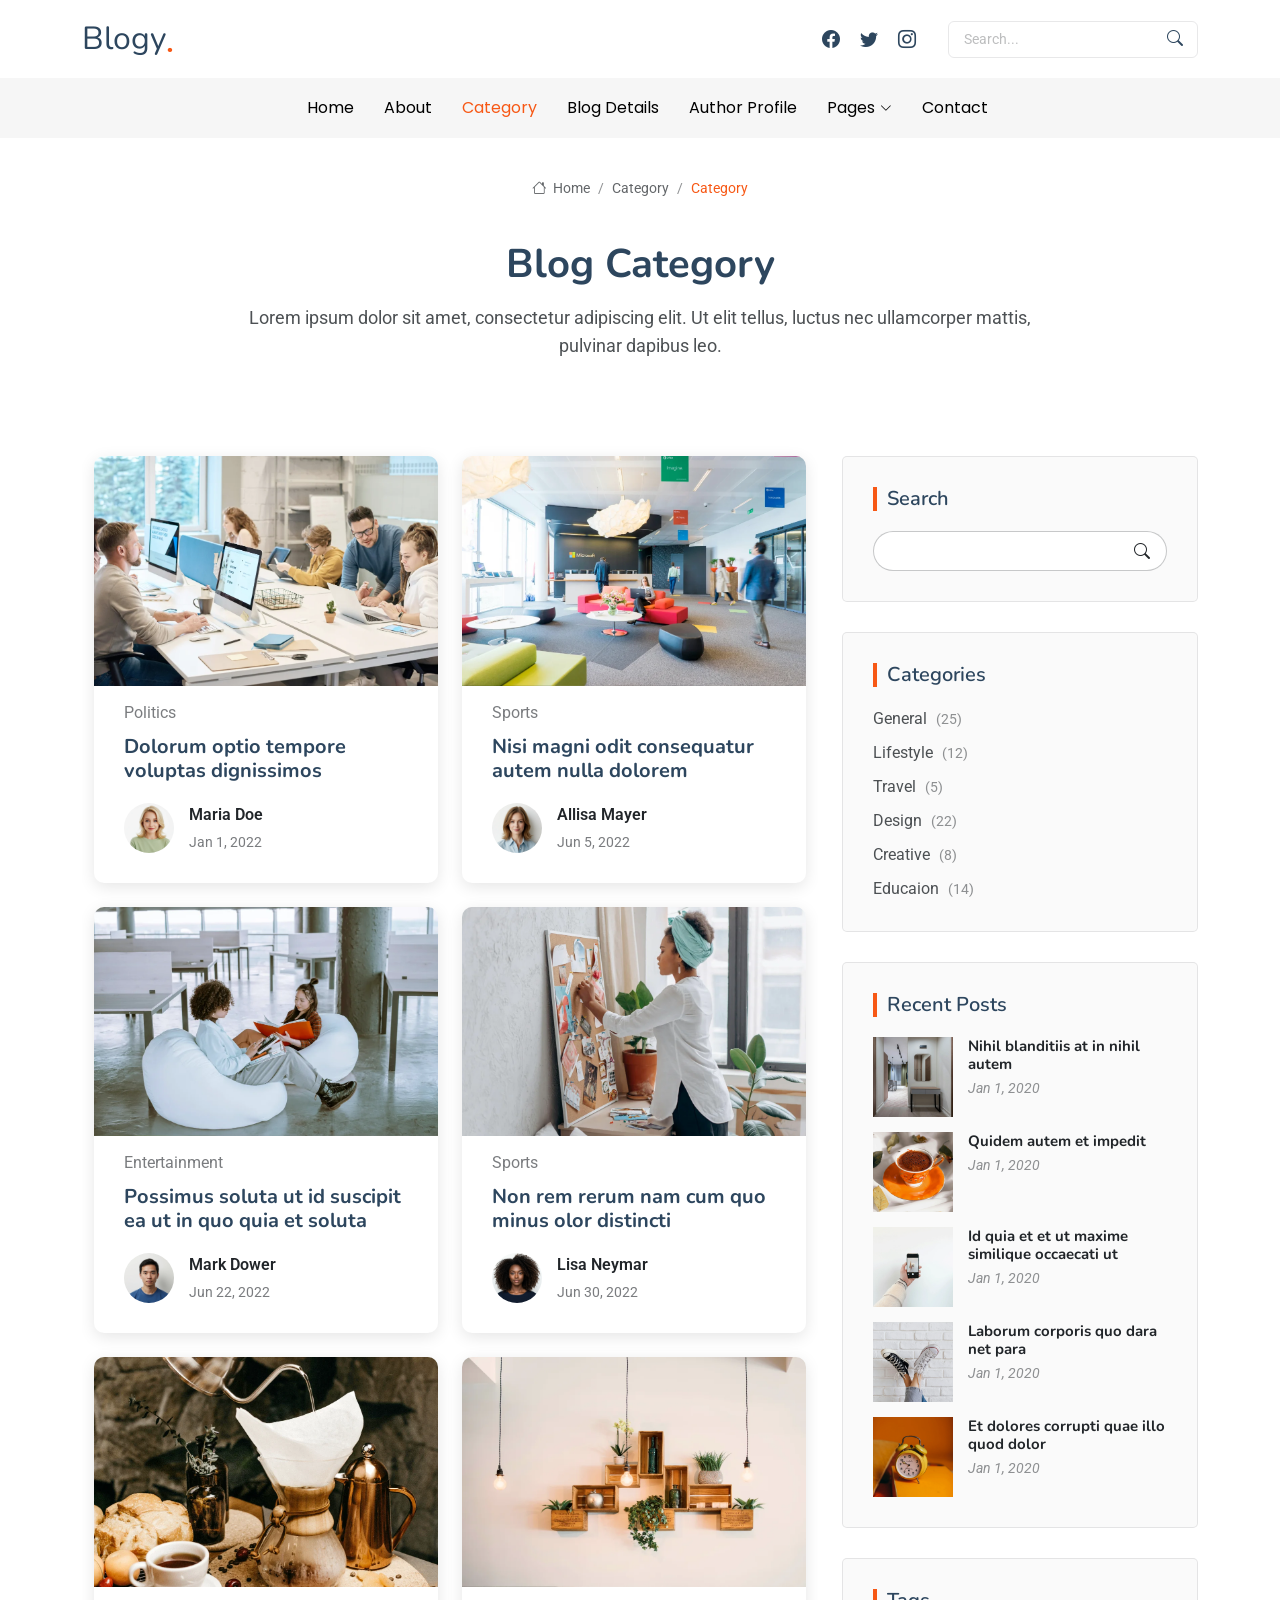
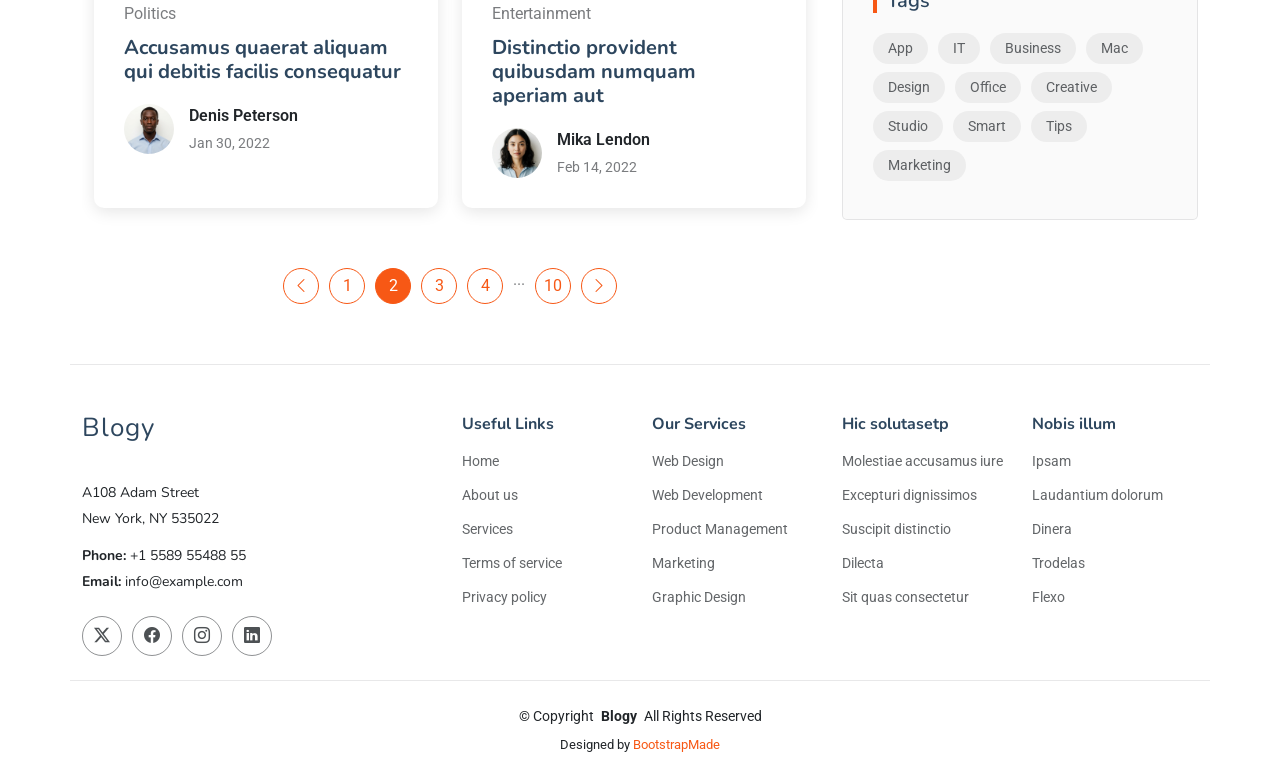
<file: category.html>
<!DOCTYPE html>
<html lang="en">

<head>
  <meta charset="utf-8">
  <meta content="width=device-width, initial-scale=1.0" name="viewport">
  <title>Category - Blogy Bootstrap Template</title>
  <meta name="description" content="">
  <meta name="keywords" content="">

  <!-- Favicons -->
  <link href="assets/img/favicon.png" rel="icon">
  <link href="assets/img/apple-touch-icon.png" rel="apple-touch-icon">

  <!-- Fonts -->
  <link href="https://fonts.googleapis.com" rel="preconnect">
  <link href="https://fonts.gstatic.com" rel="preconnect" crossorigin>
  <link href="https://fonts.googleapis.com/css2?family=Roboto:ital,wght@0,100;0,300;0,400;0,500;0,700;0,900;1,100;1,300;1,400;1,500;1,700;1,900&family=Poppins:ital,wght@0,100;0,200;0,300;0,400;0,500;0,600;0,700;0,800;0,900;1,100;1,200;1,300;1,400;1,500;1,600;1,700;1,800;1,900&family=Nunito:ital,wght@0,200;0,300;0,400;0,500;0,600;0,700;0,800;0,900;1,200;1,300;1,400;1,500;1,600;1,700;1,800;1,900&display=swap" rel="stylesheet">

  <!-- Vendor CSS Files -->
  <link href="assets/vendor/bootstrap/css/bootstrap.min.css" rel="stylesheet">
  <link href="assets/vendor/bootstrap-icons/bootstrap-icons.css" rel="stylesheet">
  <link href="assets/vendor/aos/aos.css" rel="stylesheet">
  <link href="assets/vendor/swiper/swiper-bundle.min.css" rel="stylesheet">
  <link href="assets/vendor/glightbox/css/glightbox.min.css" rel="stylesheet">

  <!-- Main CSS File -->
  <link href="assets/css/main.css" rel="stylesheet">

  <!-- =======================================================
  * Template Name: Blogy
  * Template URL: https://bootstrapmade.com/blogy-bootstrap-blog-template/
  * Updated: Feb 22 2025 with Bootstrap v5.3.3
  * Author: BootstrapMade.com
  * License: https://bootstrapmade.com/license/
  ======================================================== -->
</head>

<body class="category-page">

  <header id="header" class="header position-relative">
    <div class="container-fluid container-xl position-relative">

      <div class="top-row d-flex align-items-center justify-content-between">
        <a href="index.html" class="logo d-flex align-items-end">
          <!-- Uncomment the line below if you also wish to use an image logo -->
          <!-- <img src="assets/img/logo.webp" alt=""> -->
          <h1 class="sitename">Blogy</h1><span>.</span>
        </a>

        <div class="d-flex align-items-center">
          <div class="social-links">
            <a href="#" class="facebook"><i class="bi bi-facebook"></i></a>
            <a href="#" class="twitter"><i class="bi bi-twitter"></i></a>
            <a href="#" class="instagram"><i class="bi bi-instagram"></i></a>
          </div>

          <form class="search-form ms-4">
            <input type="text" placeholder="Search..." class="form-control">
            <button type="submit" class="btn"><i class="bi bi-search"></i></button>
          </form>
        </div>
      </div>

    </div>

    <div class="nav-wrap">
      <div class="container d-flex justify-content-center position-relative">
        <nav id="navmenu" class="navmenu">
          <ul>
            <li><a href="index.html">Home</a></li>
            <li><a href="about.html">About</a></li>
            <li><a href="category.html" class="active">Category</a></li>
            <li><a href="blog-details.html">Blog Details</a></li>
            <li><a href="author-profile.html">Author Profile</a></li>
            <li class="dropdown"><a href="#"><span>Pages</span> <i class="bi bi-chevron-down toggle-dropdown"></i></a>
              <ul>
                <li><a href="about.html">About</a></li>
                <li><a href="category.html" class="active">Category</a></li>
                <li><a href="blog-details.html">Blog Details</a></li>
                <li><a href="author-profile.html">Author Profile</a></li>
                <li><a href="search-results.html">Search Results</a></li>
                <li><a href="404.html">404 Not Found Page</a></li>

                <li class="dropdown"><a href="#"><span>Deep Dropdown</span> <i class="bi bi-chevron-down toggle-dropdown"></i></a>
                  <ul>
                    <li><a href="#">Deep Dropdown 1</a></li>
                    <li><a href="#">Deep Dropdown 2</a></li>
                    <li><a href="#">Deep Dropdown 3</a></li>
                    <li><a href="#">Deep Dropdown 4</a></li>
                    <li><a href="#">Deep Dropdown 5</a></li>
                  </ul>
                </li>
              </ul>
            </li>
            <li><a href="contact.html">Contact</a></li>
          </ul>
          <i class="mobile-nav-toggle d-xl-none bi bi-list"></i>
        </nav>
      </div>
    </div>

  </header>

  <main class="main">

    <!-- Page Title -->
    <div class="page-title position-relative">
      <div class="breadcrumbs">
        <nav aria-label="breadcrumb">
          <ol class="breadcrumb">
            <li class="breadcrumb-item"><a href="#"><i class="bi bi-house"></i> Home</a></li>
            <li class="breadcrumb-item"><a href="#">Category</a></li>
            <li class="breadcrumb-item active current">Category</li>
          </ol>
        </nav>
      </div>

      <div class="title-wrapper">
        <h1>Blog Category</h1>
        <p>Lorem ipsum dolor sit amet, consectetur adipiscing elit. Ut elit tellus, luctus nec ullamcorper mattis, pulvinar dapibus leo.</p>
      </div>
    </div><!-- End Page Title -->

    <div class="container">
      <div class="row">

        <div class="col-lg-8">

          <!-- Category Postst Section -->
          <section id="category-postst" class="category-postst section">

            <div class="container" data-aos="fade-up" data-aos-delay="100">
              <div class="row gy-4">

                <div class="col-lg-6">
                  <article>

                    <div class="post-img">
                      <img src="assets/img/blog/blog-post-1.webp" alt="" class="img-fluid">
                    </div>

                    <p class="post-category">Politics</p>

                    <h2 class="title">
                      <a href="blog-details.html">Dolorum optio tempore voluptas dignissimos</a>
                    </h2>

                    <div class="d-flex align-items-center">
                      <img src="assets/img/person/person-f-12.webp" alt="" class="img-fluid post-author-img flex-shrink-0">
                      <div class="post-meta">
                        <p class="post-author">Maria Doe</p>
                        <p class="post-date">
                          <time datetime="2022-01-01">Jan 1, 2022</time>
                        </p>
                      </div>
                    </div>

                  </article>
                </div><!-- End post list item -->

                <div class="col-lg-6">
                  <article>

                    <div class="post-img">
                      <img src="assets/img/blog/blog-post-2.webp" alt="" class="img-fluid">
                    </div>

                    <p class="post-category">Sports</p>

                    <h2 class="title">
                      <a href="blog-details.html">Nisi magni odit consequatur autem nulla dolorem</a>
                    </h2>

                    <div class="d-flex align-items-center">
                      <img src="assets/img/person/person-f-13.webp" alt="" class="img-fluid post-author-img flex-shrink-0">
                      <div class="post-meta">
                        <p class="post-author">Allisa Mayer</p>
                        <p class="post-date">
                          <time datetime="2022-01-01">Jun 5, 2022</time>
                        </p>
                      </div>
                    </div>

                  </article>
                </div><!-- End post list item -->

                <div class="col-lg-6">
                  <article>

                    <div class="post-img">
                      <img src="assets/img/blog/blog-post-3.webp" alt="" class="img-fluid">
                    </div>

                    <p class="post-category">Entertainment</p>

                    <h2 class="title">
                      <a href="blog-details.html">Possimus soluta ut id suscipit ea ut in quo quia et soluta</a>
                    </h2>

                    <div class="d-flex align-items-center">
                      <img src="assets/img/person/person-m-10.webp" alt="" class="img-fluid post-author-img flex-shrink-0">
                      <div class="post-meta">
                        <p class="post-author">Mark Dower</p>
                        <p class="post-date">
                          <time datetime="2022-01-01">Jun 22, 2022</time>
                        </p>
                      </div>
                    </div>

                  </article>
                </div><!-- End post list item -->

                <div class="col-lg-6">
                  <article>

                    <div class="post-img">
                      <img src="assets/img/blog/blog-post-4.webp" alt="" class="img-fluid">
                    </div>

                    <p class="post-category">Sports</p>

                    <h2 class="title">
                      <a href="blog-details.html">Non rem rerum nam cum quo minus olor distincti</a>
                    </h2>

                    <div class="d-flex align-items-center">
                      <img src="assets/img/person/person-f-14.webp" alt="" class="img-fluid post-author-img flex-shrink-0">
                      <div class="post-meta">
                        <p class="post-author">Lisa Neymar</p>
                        <p class="post-date">
                          <time datetime="2022-01-01">Jun 30, 2022</time>
                        </p>
                      </div>
                    </div>

                  </article>
                </div><!-- End post list item -->

                <div class="col-lg-6">
                  <article>

                    <div class="post-img">
                      <img src="assets/img/blog/blog-post-5.webp" alt="" class="img-fluid">
                    </div>

                    <p class="post-category">Politics</p>

                    <h2 class="title">
                      <a href="blog-details.html">Accusamus quaerat aliquam qui debitis facilis consequatur</a>
                    </h2>

                    <div class="d-flex align-items-center">
                      <img src="assets/img/person/person-m-11.webp" alt="" class="img-fluid post-author-img flex-shrink-0">
                      <div class="post-meta">
                        <p class="post-author">Denis Peterson</p>
                        <p class="post-date">
                          <time datetime="2022-01-01">Jan 30, 2022</time>
                        </p>
                      </div>
                    </div>

                  </article>
                </div><!-- End post list item -->

                <div class="col-lg-6">
                  <article>

                    <div class="post-img">
                      <img src="assets/img/blog/blog-post-6.webp" alt="" class="img-fluid">
                    </div>

                    <p class="post-category">Entertainment</p>

                    <h2 class="title">
                      <a href="blog-details.html">Distinctio provident quibusdam numquam aperiam aut</a>
                    </h2>

                    <div class="d-flex align-items-center">
                      <img src="assets/img/person/person-f-15.webp" alt="" class="img-fluid post-author-img flex-shrink-0">
                      <div class="post-meta">
                        <p class="post-author">Mika Lendon</p>
                        <p class="post-date">
                          <time datetime="2022-01-01">Feb 14, 2022</time>
                        </p>
                      </div>
                    </div>

                  </article>
                </div><!-- End post list item -->

              </div>
            </div>

          </section><!-- /Category Postst Section -->

          <!-- Pagination 2 Section -->
          <section id="pagination-2" class="pagination-2 section">

            <div class="container">
              <div class="d-flex justify-content-center">
                <ul>
                  <li><a href="#"><i class="bi bi-chevron-left"></i></a></li>
                  <li><a href="#">1</a></li>
                  <li><a href="#" class="active">2</a></li>
                  <li><a href="#">3</a></li>
                  <li><a href="#">4</a></li>
                  <li>...</li>
                  <li><a href="#">10</a></li>
                  <li><a href="#"><i class="bi bi-chevron-right"></i></a></li>
                </ul>
              </div>
            </div>

          </section><!-- /Pagination 2 Section -->

        </div>

        <div class="col-lg-4 sidebar">

          <div class="widgets-container" data-aos="fade-up" data-aos-delay="200">

            <!-- Search Widget -->
            <div class="search-widget widget-item">

              <h3 class="widget-title">Search</h3>
              <form action="">
                <input type="text">
                <button type="submit" title="Search"><i class="bi bi-search"></i></button>
              </form>

            </div><!--/Search Widget -->

            <!-- Categories Widget -->
            <div class="categories-widget widget-item">

              <h3 class="widget-title">Categories</h3>
              <ul class="mt-3">
                <li><a href="#">General <span>(25)</span></a></li>
                <li><a href="#">Lifestyle <span>(12)</span></a></li>
                <li><a href="#">Travel <span>(5)</span></a></li>
                <li><a href="#">Design <span>(22)</span></a></li>
                <li><a href="#">Creative <span>(8)</span></a></li>
                <li><a href="#">Educaion <span>(14)</span></a></li>
              </ul>

            </div><!--/Categories Widget -->

            <!-- Recent Posts Widget -->
            <div class="recent-posts-widget widget-item">

              <h3 class="widget-title">Recent Posts</h3>

              <div class="post-item">
                <img src="assets/img/blog/blog-post-square-1.webp" alt="" class="flex-shrink-0">
                <div>
                  <h4><a href="blog-details.html">Nihil blanditiis at in nihil autem</a></h4>
                  <time datetime="2020-01-01">Jan 1, 2020</time>
                </div>
              </div><!-- End recent post item-->

              <div class="post-item">
                <img src="assets/img/blog/blog-post-square-2.webp" alt="" class="flex-shrink-0">
                <div>
                  <h4><a href="blog-details.html">Quidem autem et impedit</a></h4>
                  <time datetime="2020-01-01">Jan 1, 2020</time>
                </div>
              </div><!-- End recent post item-->

              <div class="post-item">
                <img src="assets/img/blog/blog-post-square-3.webp" alt="" class="flex-shrink-0">
                <div>
                  <h4><a href="blog-details.html">Id quia et et ut maxime similique occaecati ut</a></h4>
                  <time datetime="2020-01-01">Jan 1, 2020</time>
                </div>
              </div><!-- End recent post item-->

              <div class="post-item">
                <img src="assets/img/blog/blog-post-square-4.webp" alt="" class="flex-shrink-0">
                <div>
                  <h4><a href="blog-details.html">Laborum corporis quo dara net para</a></h4>
                  <time datetime="2020-01-01">Jan 1, 2020</time>
                </div>
              </div><!-- End recent post item-->

              <div class="post-item">
                <img src="assets/img/blog/blog-post-square-5.webp" alt="" class="flex-shrink-0">
                <div>
                  <h4><a href="blog-details.html">Et dolores corrupti quae illo quod dolor</a></h4>
                  <time datetime="2020-01-01">Jan 1, 2020</time>
                </div>
              </div><!-- End recent post item-->

            </div><!--/Recent Posts Widget -->

            <!-- Tags Widget -->
            <div class="tags-widget widget-item">

              <h3 class="widget-title">Tags</h3>
              <ul>
                <li><a href="#">App</a></li>
                <li><a href="#">IT</a></li>
                <li><a href="#">Business</a></li>
                <li><a href="#">Mac</a></li>
                <li><a href="#">Design</a></li>
                <li><a href="#">Office</a></li>
                <li><a href="#">Creative</a></li>
                <li><a href="#">Studio</a></li>
                <li><a href="#">Smart</a></li>
                <li><a href="#">Tips</a></li>
                <li><a href="#">Marketing</a></li>
              </ul>

            </div><!--/Tags Widget -->

          </div>

        </div>

      </div>
    </div>

  </main>

  <footer id="footer" class="footer">

    <div class="container footer-top">
      <div class="row gy-4">
        <div class="col-lg-4 col-md-6 footer-about">
          <a href="index.html" class="logo d-flex align-items-center">
            <span class="sitename">Blogy</span>
          </a>
          <div class="footer-contact pt-3">
            <p>A108 Adam Street</p>
            <p>New York, NY 535022</p>
            <p class="mt-3"><strong>Phone:</strong> <span>+1 5589 55488 55</span></p>
            <p><strong>Email:</strong> <span>info@example.com</span></p>
          </div>
          <div class="social-links d-flex mt-4">
            <a href=""><i class="bi bi-twitter-x"></i></a>
            <a href=""><i class="bi bi-facebook"></i></a>
            <a href=""><i class="bi bi-instagram"></i></a>
            <a href=""><i class="bi bi-linkedin"></i></a>
          </div>
        </div>

        <div class="col-lg-2 col-md-3 footer-links">
          <h4>Useful Links</h4>
          <ul>
            <li><a href="#">Home</a></li>
            <li><a href="#">About us</a></li>
            <li><a href="#">Services</a></li>
            <li><a href="#">Terms of service</a></li>
            <li><a href="#">Privacy policy</a></li>
          </ul>
        </div>

        <div class="col-lg-2 col-md-3 footer-links">
          <h4>Our Services</h4>
          <ul>
            <li><a href="#">Web Design</a></li>
            <li><a href="#">Web Development</a></li>
            <li><a href="#">Product Management</a></li>
            <li><a href="#">Marketing</a></li>
            <li><a href="#">Graphic Design</a></li>
          </ul>
        </div>

        <div class="col-lg-2 col-md-3 footer-links">
          <h4>Hic solutasetp</h4>
          <ul>
            <li><a href="#">Molestiae accusamus iure</a></li>
            <li><a href="#">Excepturi dignissimos</a></li>
            <li><a href="#">Suscipit distinctio</a></li>
            <li><a href="#">Dilecta</a></li>
            <li><a href="#">Sit quas consectetur</a></li>
          </ul>
        </div>

        <div class="col-lg-2 col-md-3 footer-links">
          <h4>Nobis illum</h4>
          <ul>
            <li><a href="#">Ipsam</a></li>
            <li><a href="#">Laudantium dolorum</a></li>
            <li><a href="#">Dinera</a></li>
            <li><a href="#">Trodelas</a></li>
            <li><a href="#">Flexo</a></li>
          </ul>
        </div>

      </div>
    </div>

    <div class="container copyright text-center mt-4">
      <p>© <span>Copyright</span> <strong class="px-1 sitename">Blogy</strong> <span>All Rights Reserved</span></p>
      <div class="credits">
        <!-- All the links in the footer should remain intact. -->
        <!-- You can delete the links only if you've purchased the pro version. -->
        <!-- Licensing information: https://bootstrapmade.com/license/ -->
        <!-- Purchase the pro version with working PHP/AJAX contact form: [buy-url] -->
        Designed by <a href="https://bootstrapmade.com/">BootstrapMade</a>
      </div>
    </div>

  </footer>

  <!-- Scroll Top -->
  <a href="#" id="scroll-top" class="scroll-top d-flex align-items-center justify-content-center"><i class="bi bi-arrow-up-short"></i></a>

  <!-- Preloader -->
  <div id="preloader"></div>

  <!-- Vendor JS Files -->
  <script src="assets/vendor/bootstrap/js/bootstrap.bundle.min.js"></script>
  <script src="assets/vendor/php-email-form/validate.js"></script>
  <script src="assets/vendor/aos/aos.js"></script>
  <script src="assets/vendor/swiper/swiper-bundle.min.js"></script>
  <script src="assets/vendor/purecounter/purecounter_vanilla.js"></script>
  <script src="assets/vendor/glightbox/js/glightbox.min.js"></script>

  <!-- Main JS File -->
  <script src="assets/js/main.js"></script>

</body>

</html>
</file>
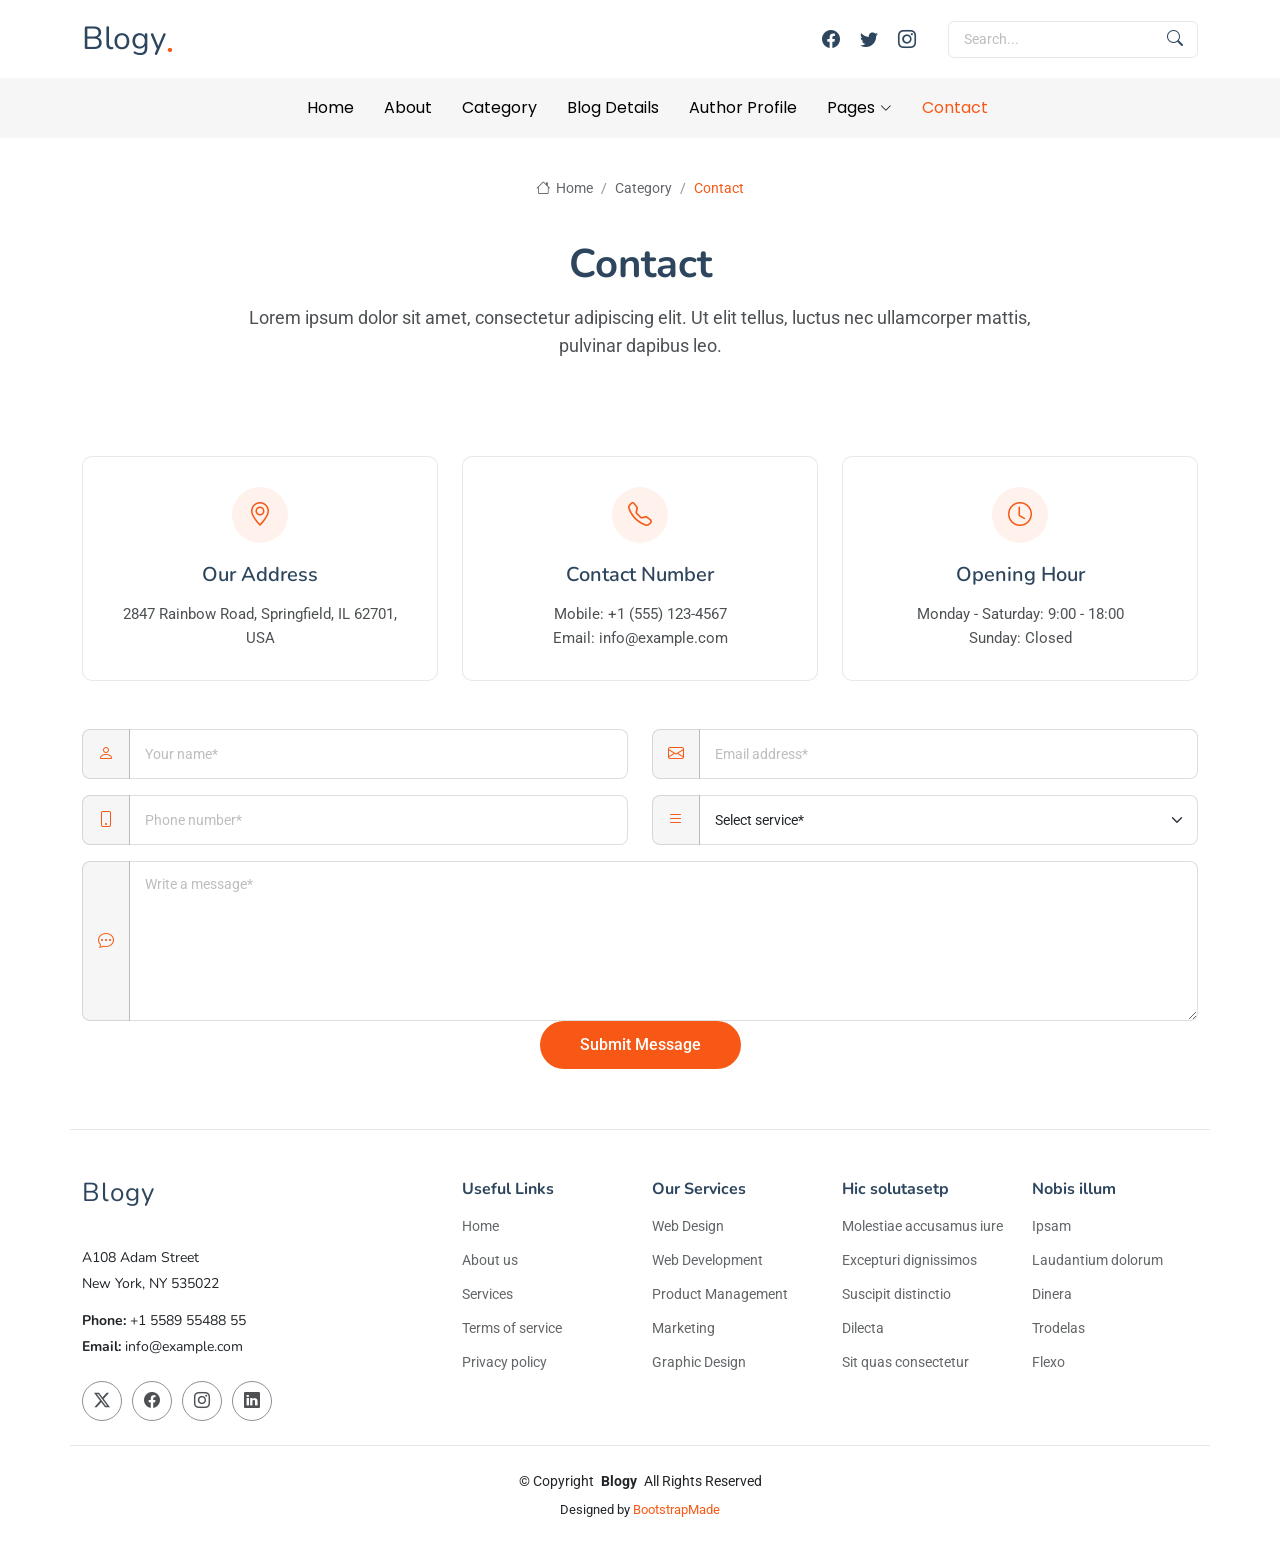
<file: contact.html>
<!DOCTYPE html>
<html lang="en">

<head>
  <meta charset="utf-8">
  <meta content="width=device-width, initial-scale=1.0" name="viewport">
  <title>Contact - Blogy Bootstrap Template</title>
  <meta name="description" content="">
  <meta name="keywords" content="">

  <!-- Favicons -->
  <link href="assets/img/favicon.png" rel="icon">
  <link href="assets/img/apple-touch-icon.png" rel="apple-touch-icon">

  <!-- Fonts -->
  <link href="https://fonts.googleapis.com" rel="preconnect">
  <link href="https://fonts.gstatic.com" rel="preconnect" crossorigin>
  <link href="https://fonts.googleapis.com/css2?family=Roboto:ital,wght@0,100;0,300;0,400;0,500;0,700;0,900;1,100;1,300;1,400;1,500;1,700;1,900&family=Poppins:ital,wght@0,100;0,200;0,300;0,400;0,500;0,600;0,700;0,800;0,900;1,100;1,200;1,300;1,400;1,500;1,600;1,700;1,800;1,900&family=Nunito:ital,wght@0,200;0,300;0,400;0,500;0,600;0,700;0,800;0,900;1,200;1,300;1,400;1,500;1,600;1,700;1,800;1,900&display=swap" rel="stylesheet">

  <!-- Vendor CSS Files -->
  <link href="assets/vendor/bootstrap/css/bootstrap.min.css" rel="stylesheet">
  <link href="assets/vendor/bootstrap-icons/bootstrap-icons.css" rel="stylesheet">
  <link href="assets/vendor/aos/aos.css" rel="stylesheet">
  <link href="assets/vendor/swiper/swiper-bundle.min.css" rel="stylesheet">
  <link href="assets/vendor/glightbox/css/glightbox.min.css" rel="stylesheet">

  <!-- Main CSS File -->
  <link href="assets/css/main.css" rel="stylesheet">

  <!-- =======================================================
  * Template Name: Blogy
  * Template URL: https://bootstrapmade.com/blogy-bootstrap-blog-template/
  * Updated: Feb 22 2025 with Bootstrap v5.3.3
  * Author: BootstrapMade.com
  * License: https://bootstrapmade.com/license/
  ======================================================== -->
</head>

<body class="contact-page">

  <header id="header" class="header position-relative">
    <div class="container-fluid container-xl position-relative">

      <div class="top-row d-flex align-items-center justify-content-between">
        <a href="index.html" class="logo d-flex align-items-end">
          <!-- Uncomment the line below if you also wish to use an image logo -->
          <!-- <img src="assets/img/logo.webp" alt=""> -->
          <h1 class="sitename">Blogy</h1><span>.</span>
        </a>

        <div class="d-flex align-items-center">
          <div class="social-links">
            <a href="#" class="facebook"><i class="bi bi-facebook"></i></a>
            <a href="#" class="twitter"><i class="bi bi-twitter"></i></a>
            <a href="#" class="instagram"><i class="bi bi-instagram"></i></a>
          </div>

          <form class="search-form ms-4">
            <input type="text" placeholder="Search..." class="form-control">
            <button type="submit" class="btn"><i class="bi bi-search"></i></button>
          </form>
        </div>
      </div>

    </div>

    <div class="nav-wrap">
      <div class="container d-flex justify-content-center position-relative">
        <nav id="navmenu" class="navmenu">
          <ul>
            <li><a href="index.html">Home</a></li>
            <li><a href="about.html">About</a></li>
            <li><a href="category.html">Category</a></li>
            <li><a href="blog-details.html">Blog Details</a></li>
            <li><a href="author-profile.html">Author Profile</a></li>
            <li class="dropdown"><a href="#"><span>Pages</span> <i class="bi bi-chevron-down toggle-dropdown"></i></a>
              <ul>
                <li><a href="about.html">About</a></li>
                <li><a href="category.html">Category</a></li>
                <li><a href="blog-details.html">Blog Details</a></li>
                <li><a href="author-profile.html">Author Profile</a></li>
                <li><a href="search-results.html">Search Results</a></li>
                <li><a href="404.html">404 Not Found Page</a></li>

                <li class="dropdown"><a href="#"><span>Deep Dropdown</span> <i class="bi bi-chevron-down toggle-dropdown"></i></a>
                  <ul>
                    <li><a href="#">Deep Dropdown 1</a></li>
                    <li><a href="#">Deep Dropdown 2</a></li>
                    <li><a href="#">Deep Dropdown 3</a></li>
                    <li><a href="#">Deep Dropdown 4</a></li>
                    <li><a href="#">Deep Dropdown 5</a></li>
                  </ul>
                </li>
              </ul>
            </li>
            <li><a href="contact.html" class="active">Contact</a></li>
          </ul>
          <i class="mobile-nav-toggle d-xl-none bi bi-list"></i>
        </nav>
      </div>
    </div>

  </header>

  <main class="main">

    <!-- Page Title -->
    <div class="page-title">
      <div class="breadcrumbs">
        <nav aria-label="breadcrumb">
          <ol class="breadcrumb">
            <li class="breadcrumb-item"><a href="#"><i class="bi bi-house"></i> Home</a></li>
            <li class="breadcrumb-item"><a href="#">Category</a></li>
            <li class="breadcrumb-item active current">Contact</li>
          </ol>
        </nav>
      </div>

      <div class="title-wrapper">
        <h1>Contact</h1>
        <p>Lorem ipsum dolor sit amet, consectetur adipiscing elit. Ut elit tellus, luctus nec ullamcorper mattis, pulvinar dapibus leo.</p>
      </div>
    </div><!-- End Page Title -->

    <!-- Contact Section -->
    <section id="contact" class="contact section">

      <div class="container" data-aos="fade-up" data-aos-delay="100">

        <div class="row gy-4 mb-5">
          <div class="col-lg-4" data-aos="fade-up" data-aos-delay="100">
            <div class="info-card">
              <div class="icon-box">
                <i class="bi bi-geo-alt"></i>
              </div>
              <h3>Our Address</h3>
              <p>2847 Rainbow Road, Springfield, IL 62701, USA</p>
            </div>
          </div>

          <div class="col-lg-4" data-aos="fade-up" data-aos-delay="200">
            <div class="info-card">
              <div class="icon-box">
                <i class="bi bi-telephone"></i>
              </div>
              <h3>Contact Number</h3>
              <p>Mobile: +1 (555) 123-4567<br>
                Email: info@example.com</p>
            </div>
          </div>

          <div class="col-lg-4" data-aos="fade-up" data-aos-delay="300">
            <div class="info-card">
              <div class="icon-box">
                <i class="bi bi-clock"></i>
              </div>
              <h3>Opening Hour</h3>
              <p>Monday - Saturday: 9:00 - 18:00<br>
                Sunday: Closed</p>
            </div>
          </div>
        </div>

        <div class="row">
          <div class="col-lg-12">
            <div class="form-wrapper" data-aos="fade-up" data-aos-delay="400">
              <form action="forms/contact.php" method="post" role="form" class="php-email-form">
                <div class="row">
                  <div class="col-md-6 form-group">
                    <div class="input-group">
                      <span class="input-group-text"><i class="bi bi-person"></i></span>
                      <input id="contact-name" type="text" name="name" class="form-control" placeholder="Your name*" required="">
                    </div>
                  </div>
                  <div class="col-md-6 form-group">
                    <div class="input-group">
                      <span class="input-group-text"><i class="bi bi-envelope"></i></span>
                      <input id="contact-email" type="email" class="form-control" name="email" placeholder="Email address*" required="">
                    </div>
                  </div>
                </div>
                <div class="row mt-3">
                  <div class="col-md-6 form-group">
                    <div class="input-group">
                      <span class="input-group-text"><i class="bi bi-phone"></i></span>
                      <input id="contact-phone" type="text" class="form-control" name="phone" placeholder="Phone number*" required="">
                    </div>
                  </div>
                  <div class="col-md-6 form-group">
                    <div class="input-group">
                      <span class="input-group-text"><i class="bi bi-list"></i></span>
                      <select name="subject" class="form-control">
                        <option value="">Select service*</option>
                        <option value="Service 1">Consulting</option>
                        <option value="Service 2">Development</option>
                        <option value="Service 3">Marketing</option>
                        <option value="Service 4">Support</option>
                      </select>
                    </div>
                  </div>
                  <div class="form-group mt-3">
                    <div class="input-group">
                      <span class="input-group-text"><i class="bi bi-chat-dots"></i></span>
                      <textarea id="contact-message" class="form-control" name="message" rows="6" placeholder="Write a message*" required=""></textarea>
                    </div>
                  </div>
                  <!-- <div class="my-3">
                    <div class="loading">Loading</div>
                    <div class="error-message"></div>
                    <div class="sent-message">Your message has been sent. Thank you!</div>
                  </div> -->
                  <div class="text-center">
                    <button onclick="addContact()" type="submit">Submit Message</button>
                  </div>

                </div>
              </form>
            </div>
          </div>

        </div>

      </div>
    </section><!-- /Contact Section -->

  </main>

  <footer id="footer" class="footer">

    <div class="container footer-top">
      <div class="row gy-4">
        <div class="col-lg-4 col-md-6 footer-about">
          <a href="index.html" class="logo d-flex align-items-center">
            <span class="sitename">Blogy</span>
          </a>
          <div class="footer-contact pt-3">
            <p>A108 Adam Street</p>
            <p>New York, NY 535022</p>
            <p class="mt-3"><strong>Phone:</strong> <span>+1 5589 55488 55</span></p>
            <p><strong>Email:</strong> <span>info@example.com</span></p>
          </div>
          <div class="social-links d-flex mt-4">
            <a href=""><i class="bi bi-twitter-x"></i></a>
            <a href=""><i class="bi bi-facebook"></i></a>
            <a href=""><i class="bi bi-instagram"></i></a>
            <a href=""><i class="bi bi-linkedin"></i></a>
          </div>
        </div>

        <div class="col-lg-2 col-md-3 footer-links">
          <h4>Useful Links</h4>
          <ul>
            <li><a href="#">Home</a></li>
            <li><a href="#">About us</a></li>
            <li><a href="#">Services</a></li>
            <li><a href="#">Terms of service</a></li>
            <li><a href="#">Privacy policy</a></li>
          </ul>
        </div>

        <div class="col-lg-2 col-md-3 footer-links">
          <h4>Our Services</h4>
          <ul>
            <li><a href="#">Web Design</a></li>
            <li><a href="#">Web Development</a></li>
            <li><a href="#">Product Management</a></li>
            <li><a href="#">Marketing</a></li>
            <li><a href="#">Graphic Design</a></li>
          </ul>
        </div>

        <div class="col-lg-2 col-md-3 footer-links">
          <h4>Hic solutasetp</h4>
          <ul>
            <li><a href="#">Molestiae accusamus iure</a></li>
            <li><a href="#">Excepturi dignissimos</a></li>
            <li><a href="#">Suscipit distinctio</a></li>
            <li><a href="#">Dilecta</a></li>
            <li><a href="#">Sit quas consectetur</a></li>
          </ul>
        </div>

        <div class="col-lg-2 col-md-3 footer-links">
          <h4>Nobis illum</h4>
          <ul>
            <li><a href="#">Ipsam</a></li>
            <li><a href="#">Laudantium dolorum</a></li>
            <li><a href="#">Dinera</a></li>
            <li><a href="#">Trodelas</a></li>
            <li><a href="#">Flexo</a></li>
          </ul>
        </div>

      </div>
    </div>

    <div class="container copyright text-center mt-4">
      <p>© <span>Copyright</span> <strong class="px-1 sitename">Blogy</strong> <span>All Rights Reserved</span></p>
      <div class="credits">
        <!-- All the links in the footer should remain intact. -->
        <!-- You can delete the links only if you've purchased the pro version. -->
        <!-- Licensing information: https://bootstrapmade.com/license/ -->
        <!-- Purchase the pro version with working PHP/AJAX contact form: [buy-url] -->
        Designed by <a href="https://bootstrapmade.com/">BootstrapMade</a>
      </div>
    </div>

  </footer>

  <!-- Scroll Top -->
  <a href="#" id="scroll-top" class="scroll-top d-flex align-items-center justify-content-center"><i class="bi bi-arrow-up-short"></i></a>

  <!-- Preloader -->
  <div id="preloader"></div>

  <!-- Vendor JS Files -->
  <script src="assets/vendor/bootstrap/js/bootstrap.bundle.min.js"></script>
  <script src="assets/vendor/php-email-form/validate.js"></script>
  <script src="assets/vendor/aos/aos.js"></script>
  <script src="assets/vendor/swiper/swiper-bundle.min.js"></script>
  <script src="assets/vendor/purecounter/purecounter_vanilla.js"></script>
  <script src="assets/vendor/glightbox/js/glightbox.min.js"></script>

  <!-- Main JS File -->
  <script src="assets/js/main.js"></script>

</body>

</html>
</file>
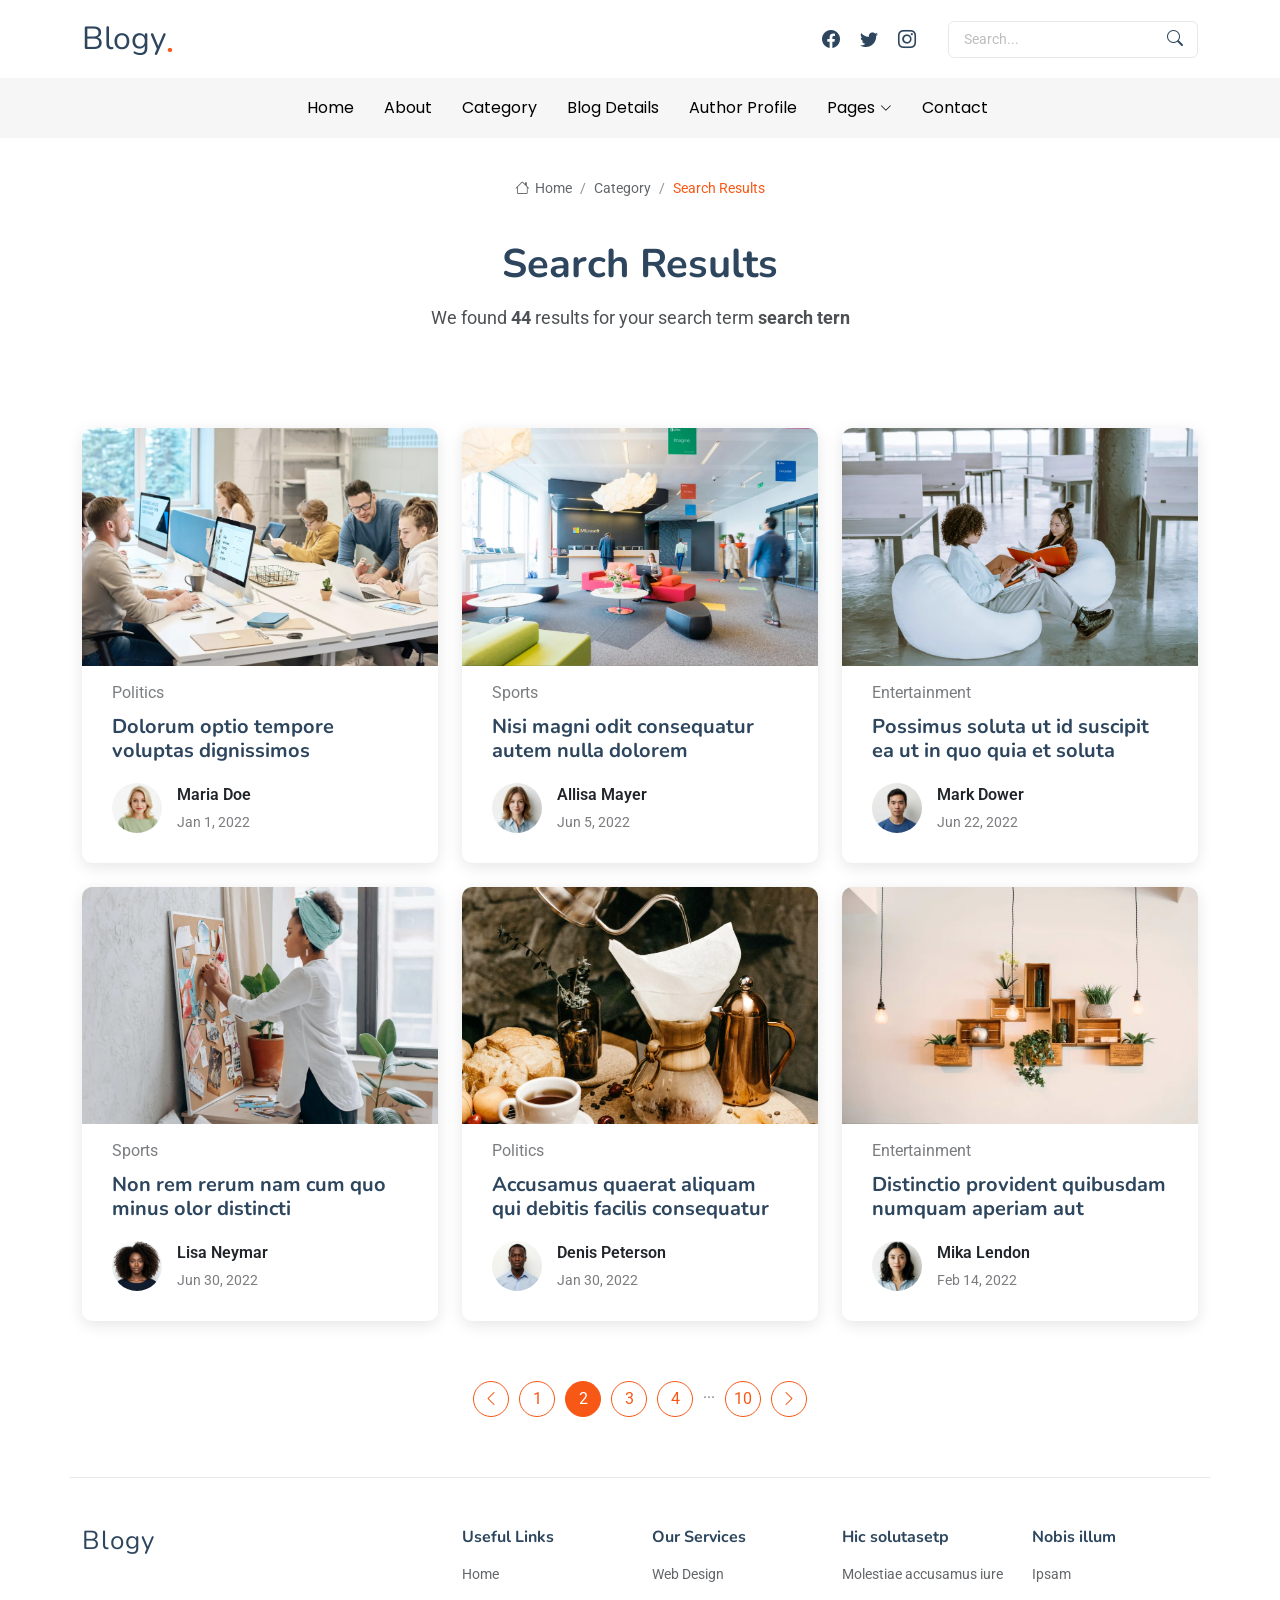
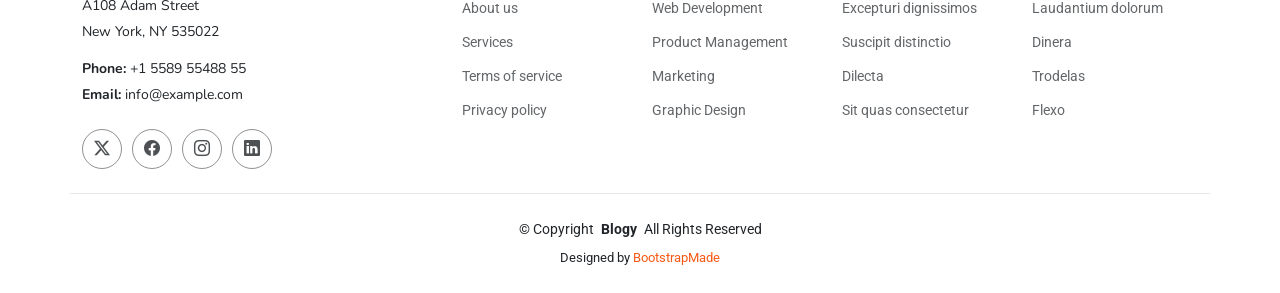
<file: search-results.html>
<!DOCTYPE html>
<html lang="en">

<head>
  <meta charset="utf-8">
  <meta content="width=device-width, initial-scale=1.0" name="viewport">
  <title>Search Results - Blogy Bootstrap Template</title>
  <meta name="description" content="">
  <meta name="keywords" content="">

  <!-- Favicons -->
  <link href="assets/img/favicon.png" rel="icon">
  <link href="assets/img/apple-touch-icon.png" rel="apple-touch-icon">

  <!-- Fonts -->
  <link href="https://fonts.googleapis.com" rel="preconnect">
  <link href="https://fonts.gstatic.com" rel="preconnect" crossorigin>
  <link href="https://fonts.googleapis.com/css2?family=Roboto:ital,wght@0,100;0,300;0,400;0,500;0,700;0,900;1,100;1,300;1,400;1,500;1,700;1,900&family=Poppins:ital,wght@0,100;0,200;0,300;0,400;0,500;0,600;0,700;0,800;0,900;1,100;1,200;1,300;1,400;1,500;1,600;1,700;1,800;1,900&family=Nunito:ital,wght@0,200;0,300;0,400;0,500;0,600;0,700;0,800;0,900;1,200;1,300;1,400;1,500;1,600;1,700;1,800;1,900&display=swap" rel="stylesheet">

  <!-- Vendor CSS Files -->
  <link href="assets/vendor/bootstrap/css/bootstrap.min.css" rel="stylesheet">
  <link href="assets/vendor/bootstrap-icons/bootstrap-icons.css" rel="stylesheet">
  <link href="assets/vendor/aos/aos.css" rel="stylesheet">
  <link href="assets/vendor/swiper/swiper-bundle.min.css" rel="stylesheet">
  <link href="assets/vendor/glightbox/css/glightbox.min.css" rel="stylesheet">

  <!-- Main CSS File -->
  <link href="assets/css/main.css" rel="stylesheet">

  <!-- =======================================================
  * Template Name: Blogy
  * Template URL: https://bootstrapmade.com/blogy-bootstrap-blog-template/
  * Updated: Feb 22 2025 with Bootstrap v5.3.3
  * Author: BootstrapMade.com
  * License: https://bootstrapmade.com/license/
  ======================================================== -->
</head>

<body class="search-results-page">

  <header id="header" class="header position-relative">
    <div class="container-fluid container-xl position-relative">

      <div class="top-row d-flex align-items-center justify-content-between">
        <a href="index.html" class="logo d-flex align-items-end">
          <!-- Uncomment the line below if you also wish to use an image logo -->
          <!-- <img src="assets/img/logo.webp" alt=""> -->
          <h1 class="sitename">Blogy</h1><span>.</span>
        </a>

        <div class="d-flex align-items-center">
          <div class="social-links">
            <a href="#" class="facebook"><i class="bi bi-facebook"></i></a>
            <a href="#" class="twitter"><i class="bi bi-twitter"></i></a>
            <a href="#" class="instagram"><i class="bi bi-instagram"></i></a>
          </div>

          <form class="search-form ms-4">
            <input type="text" placeholder="Search..." class="form-control">
            <button type="submit" class="btn"><i class="bi bi-search"></i></button>
          </form>
        </div>
      </div>

    </div>

    <div class="nav-wrap">
      <div class="container d-flex justify-content-center position-relative">
        <nav id="navmenu" class="navmenu">
          <ul>
            <li><a href="index.html">Home</a></li>
            <li><a href="about.html">About</a></li>
            <li><a href="category.html">Category</a></li>
            <li><a href="blog-details.html">Blog Details</a></li>
            <li><a href="author-profile.html">Author Profile</a></li>
            <li class="dropdown"><a href="#"><span>Pages</span> <i class="bi bi-chevron-down toggle-dropdown"></i></a>
              <ul>
                <li><a href="about.html">About</a></li>
                <li><a href="category.html">Category</a></li>
                <li><a href="blog-details.html">Blog Details</a></li>
                <li><a href="author-profile.html">Author Profile</a></li>
                <li><a href="search-results.html" class="active">Search Results</a></li>
                <li><a href="404.html">404 Not Found Page</a></li>

                <li class="dropdown"><a href="#"><span>Deep Dropdown</span> <i class="bi bi-chevron-down toggle-dropdown"></i></a>
                  <ul>
                    <li><a href="#">Deep Dropdown 1</a></li>
                    <li><a href="#">Deep Dropdown 2</a></li>
                    <li><a href="#">Deep Dropdown 3</a></li>
                    <li><a href="#">Deep Dropdown 4</a></li>
                    <li><a href="#">Deep Dropdown 5</a></li>
                  </ul>
                </li>
              </ul>
            </li>
            <li><a href="contact.html">Contact</a></li>
          </ul>
          <i class="mobile-nav-toggle d-xl-none bi bi-list"></i>
        </nav>
      </div>
    </div>

  </header>

  <main class="main">

    <!-- Page Title -->
    <div class="page-title">
      <div class="breadcrumbs">
        <nav aria-label="breadcrumb">
          <ol class="breadcrumb">
            <li class="breadcrumb-item"><a href="#"><i class="bi bi-house"></i> Home</a></li>
            <li class="breadcrumb-item"><a href="#">Category</a></li>
            <li class="breadcrumb-item active current">Search Results</li>
          </ol>
        </nav>
      </div>

      <div class="title-wrapper">
        <h1>Search Results</h1>
        <p>We found <strong>44</strong> results for your search term <strong>search tern</strong></p>
      </div>
    </div><!-- End Page Title -->

    <!-- Search Results Posts Section -->
    <section id="search-results-posts" class="search-results-posts section">

      <div class="container" data-aos="fade-up" data-aos-delay="100">
        <div class="row gy-4">

          <div class="col-lg-4">
            <article>

              <div class="post-img">
                <img src="assets/img/blog/blog-post-1.webp" alt="" class="img-fluid">
              </div>

              <p class="post-category">Politics</p>

              <h2 class="title">
                <a href="blog-details.html">Dolorum optio tempore voluptas dignissimos</a>
              </h2>

              <div class="d-flex align-items-center">
                <img src="assets/img/person/person-f-12.webp" alt="" class="img-fluid post-author-img flex-shrink-0">
                <div class="post-meta">
                  <p class="post-author">Maria Doe</p>
                  <p class="post-date">
                    <time datetime="2022-01-01">Jan 1, 2022</time>
                  </p>
                </div>
              </div>

            </article>
          </div><!-- End post list item -->

          <div class="col-lg-4">
            <article>

              <div class="post-img">
                <img src="assets/img/blog/blog-post-2.webp" alt="" class="img-fluid">
              </div>

              <p class="post-category">Sports</p>

              <h2 class="title">
                <a href="blog-details.html">Nisi magni odit consequatur autem nulla dolorem</a>
              </h2>

              <div class="d-flex align-items-center">
                <img src="assets/img/person/person-f-13.webp" alt="" class="img-fluid post-author-img flex-shrink-0">
                <div class="post-meta">
                  <p class="post-author">Allisa Mayer</p>
                  <p class="post-date">
                    <time datetime="2022-01-01">Jun 5, 2022</time>
                  </p>
                </div>
              </div>

            </article>
          </div><!-- End post list item -->

          <div class="col-lg-4">
            <article>

              <div class="post-img">
                <img src="assets/img/blog/blog-post-3.webp" alt="" class="img-fluid">
              </div>

              <p class="post-category">Entertainment</p>

              <h2 class="title">
                <a href="blog-details.html">Possimus soluta ut id suscipit ea ut in quo quia et soluta</a>
              </h2>

              <div class="d-flex align-items-center">
                <img src="assets/img/person/person-m-10.webp" alt="" class="img-fluid post-author-img flex-shrink-0">
                <div class="post-meta">
                  <p class="post-author">Mark Dower</p>
                  <p class="post-date">
                    <time datetime="2022-01-01">Jun 22, 2022</time>
                  </p>
                </div>
              </div>

            </article>
          </div><!-- End post list item -->

          <div class="col-lg-4">
            <article>

              <div class="post-img">
                <img src="assets/img/blog/blog-post-4.webp" alt="" class="img-fluid">
              </div>

              <p class="post-category">Sports</p>

              <h2 class="title">
                <a href="blog-details.html">Non rem rerum nam cum quo minus olor distincti</a>
              </h2>

              <div class="d-flex align-items-center">
                <img src="assets/img/person/person-f-14.webp" alt="" class="img-fluid post-author-img flex-shrink-0">
                <div class="post-meta">
                  <p class="post-author">Lisa Neymar</p>
                  <p class="post-date">
                    <time datetime="2022-01-01">Jun 30, 2022</time>
                  </p>
                </div>
              </div>

            </article>
          </div><!-- End post list item -->

          <div class="col-lg-4">
            <article>

              <div class="post-img">
                <img src="assets/img/blog/blog-post-5.webp" alt="" class="img-fluid">
              </div>

              <p class="post-category">Politics</p>

              <h2 class="title">
                <a href="blog-details.html">Accusamus quaerat aliquam qui debitis facilis consequatur</a>
              </h2>

              <div class="d-flex align-items-center">
                <img src="assets/img/person/person-m-11.webp" alt="" class="img-fluid post-author-img flex-shrink-0">
                <div class="post-meta">
                  <p class="post-author">Denis Peterson</p>
                  <p class="post-date">
                    <time datetime="2022-01-01">Jan 30, 2022</time>
                  </p>
                </div>
              </div>

            </article>
          </div><!-- End post list item -->

          <div class="col-lg-4">
            <article>

              <div class="post-img">
                <img src="assets/img/blog/blog-post-6.webp" alt="" class="img-fluid">
              </div>

              <p class="post-category">Entertainment</p>

              <h2 class="title">
                <a href="blog-details.html">Distinctio provident quibusdam numquam aperiam aut</a>
              </h2>

              <div class="d-flex align-items-center">
                <img src="assets/img/person/person-f-15.webp" alt="" class="img-fluid post-author-img flex-shrink-0">
                <div class="post-meta">
                  <p class="post-author">Mika Lendon</p>
                  <p class="post-date">
                    <time datetime="2022-01-01">Feb 14, 2022</time>
                  </p>
                </div>
              </div>

            </article>
          </div><!-- End post list item -->

        </div>
      </div>

    </section><!-- /Search Results Posts Section -->

    <!-- Pagination 3 Section -->
    <section id="pagination-3" class="pagination-3 section">

      <div class="container">
        <div class="d-flex justify-content-center">
          <ul>
            <li><a href="#"><i class="bi bi-chevron-left"></i></a></li>
            <li><a href="#">1</a></li>
            <li><a href="#" class="active">2</a></li>
            <li><a href="#">3</a></li>
            <li><a href="#">4</a></li>
            <li>...</li>
            <li><a href="#">10</a></li>
            <li><a href="#"><i class="bi bi-chevron-right"></i></a></li>
          </ul>
        </div>
      </div>

    </section><!-- /Pagination 3 Section -->

  </main>

  <footer id="footer" class="footer">

    <div class="container footer-top">
      <div class="row gy-4">
        <div class="col-lg-4 col-md-6 footer-about">
          <a href="index.html" class="logo d-flex align-items-center">
            <span class="sitename">Blogy</span>
          </a>
          <div class="footer-contact pt-3">
            <p>A108 Adam Street</p>
            <p>New York, NY 535022</p>
            <p class="mt-3"><strong>Phone:</strong> <span>+1 5589 55488 55</span></p>
            <p><strong>Email:</strong> <span>info@example.com</span></p>
          </div>
          <div class="social-links d-flex mt-4">
            <a href=""><i class="bi bi-twitter-x"></i></a>
            <a href=""><i class="bi bi-facebook"></i></a>
            <a href=""><i class="bi bi-instagram"></i></a>
            <a href=""><i class="bi bi-linkedin"></i></a>
          </div>
        </div>

        <div class="col-lg-2 col-md-3 footer-links">
          <h4>Useful Links</h4>
          <ul>
            <li><a href="#">Home</a></li>
            <li><a href="#">About us</a></li>
            <li><a href="#">Services</a></li>
            <li><a href="#">Terms of service</a></li>
            <li><a href="#">Privacy policy</a></li>
          </ul>
        </div>

        <div class="col-lg-2 col-md-3 footer-links">
          <h4>Our Services</h4>
          <ul>
            <li><a href="#">Web Design</a></li>
            <li><a href="#">Web Development</a></li>
            <li><a href="#">Product Management</a></li>
            <li><a href="#">Marketing</a></li>
            <li><a href="#">Graphic Design</a></li>
          </ul>
        </div>

        <div class="col-lg-2 col-md-3 footer-links">
          <h4>Hic solutasetp</h4>
          <ul>
            <li><a href="#">Molestiae accusamus iure</a></li>
            <li><a href="#">Excepturi dignissimos</a></li>
            <li><a href="#">Suscipit distinctio</a></li>
            <li><a href="#">Dilecta</a></li>
            <li><a href="#">Sit quas consectetur</a></li>
          </ul>
        </div>

        <div class="col-lg-2 col-md-3 footer-links">
          <h4>Nobis illum</h4>
          <ul>
            <li><a href="#">Ipsam</a></li>
            <li><a href="#">Laudantium dolorum</a></li>
            <li><a href="#">Dinera</a></li>
            <li><a href="#">Trodelas</a></li>
            <li><a href="#">Flexo</a></li>
          </ul>
        </div>

      </div>
    </div>

    <div class="container copyright text-center mt-4">
      <p>© <span>Copyright</span> <strong class="px-1 sitename">Blogy</strong> <span>All Rights Reserved</span></p>
      <div class="credits">
        <!-- All the links in the footer should remain intact. -->
        <!-- You can delete the links only if you've purchased the pro version. -->
        <!-- Licensing information: https://bootstrapmade.com/license/ -->
        <!-- Purchase the pro version with working PHP/AJAX contact form: [buy-url] -->
        Designed by <a href="https://bootstrapmade.com/">BootstrapMade</a>
      </div>
    </div>

  </footer>

  <!-- Scroll Top -->
  <a href="#" id="scroll-top" class="scroll-top d-flex align-items-center justify-content-center"><i class="bi bi-arrow-up-short"></i></a>

  <!-- Preloader -->
  <div id="preloader"></div>

  <!-- Vendor JS Files -->
  <script src="assets/vendor/bootstrap/js/bootstrap.bundle.min.js"></script>
  <script src="assets/vendor/php-email-form/validate.js"></script>
  <script src="assets/vendor/aos/aos.js"></script>
  <script src="assets/vendor/swiper/swiper-bundle.min.js"></script>
  <script src="assets/vendor/purecounter/purecounter_vanilla.js"></script>
  <script src="assets/vendor/glightbox/js/glightbox.min.js"></script>

  <!-- Main JS File -->
  <script src="assets/js/main.js"></script>

</body>

</html>
</file>
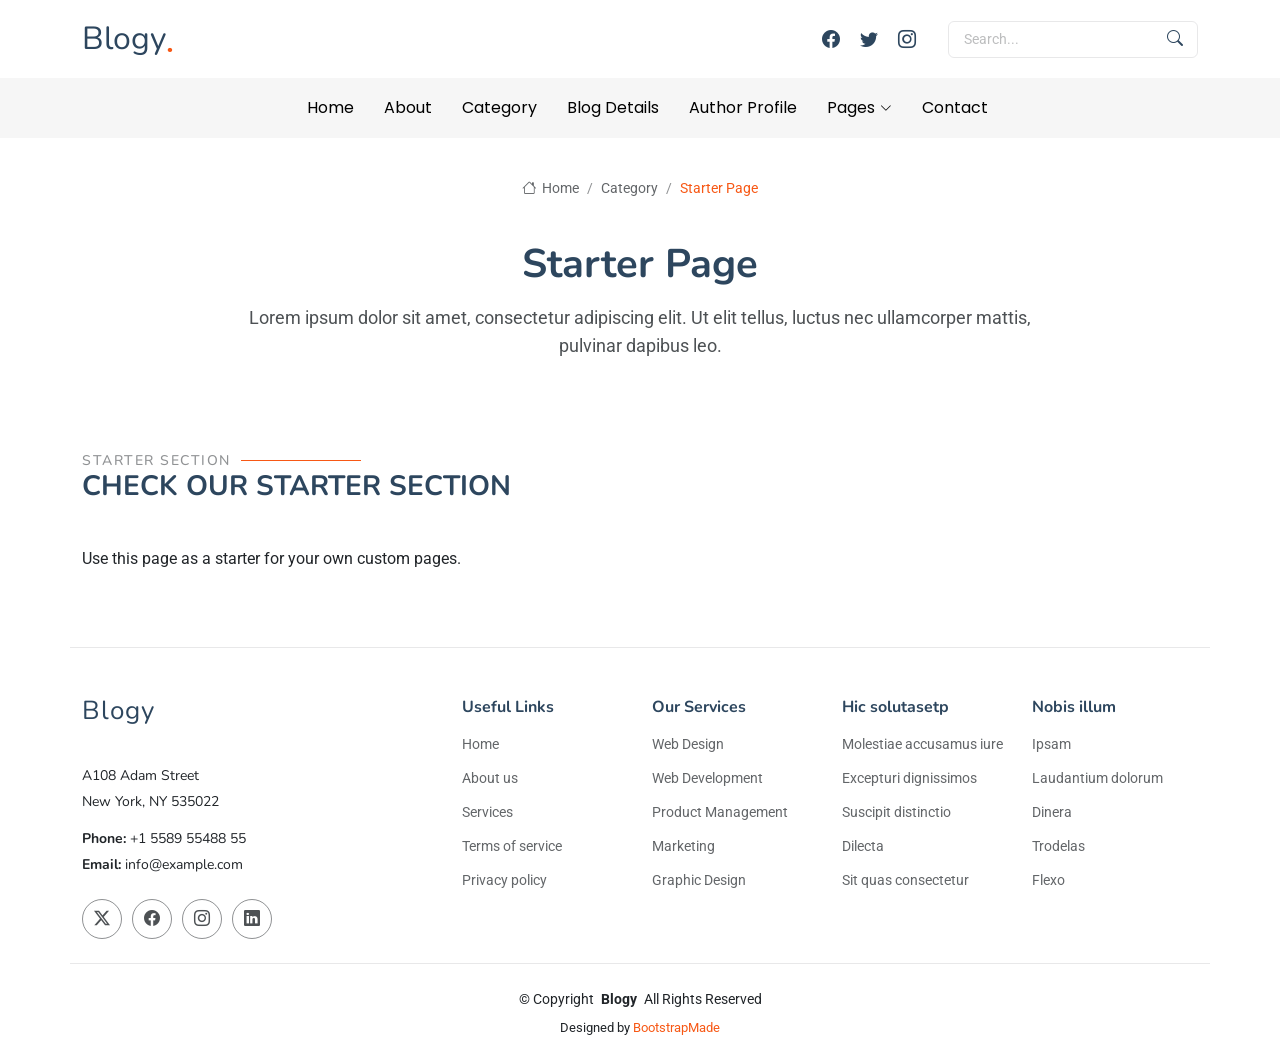
<file: starter-page.html>
<!DOCTYPE html>
<html lang="en">

<head>
  <meta charset="utf-8">
  <meta content="width=device-width, initial-scale=1.0" name="viewport">
  <title>Starter Page - Blogy Bootstrap Template</title>
  <meta name="description" content="">
  <meta name="keywords" content="">

  <!-- Favicons -->
  <link href="assets/img/favicon.png" rel="icon">
  <link href="assets/img/apple-touch-icon.png" rel="apple-touch-icon">

  <!-- Fonts -->
  <link href="https://fonts.googleapis.com" rel="preconnect">
  <link href="https://fonts.gstatic.com" rel="preconnect" crossorigin>
  <link href="https://fonts.googleapis.com/css2?family=Roboto:ital,wght@0,100;0,300;0,400;0,500;0,700;0,900;1,100;1,300;1,400;1,500;1,700;1,900&family=Poppins:ital,wght@0,100;0,200;0,300;0,400;0,500;0,600;0,700;0,800;0,900;1,100;1,200;1,300;1,400;1,500;1,600;1,700;1,800;1,900&family=Nunito:ital,wght@0,200;0,300;0,400;0,500;0,600;0,700;0,800;0,900;1,200;1,300;1,400;1,500;1,600;1,700;1,800;1,900&display=swap" rel="stylesheet">

  <!-- Vendor CSS Files -->
  <link href="assets/vendor/bootstrap/css/bootstrap.min.css" rel="stylesheet">
  <link href="assets/vendor/bootstrap-icons/bootstrap-icons.css" rel="stylesheet">
  <link href="assets/vendor/aos/aos.css" rel="stylesheet">
  <link href="assets/vendor/swiper/swiper-bundle.min.css" rel="stylesheet">
  <link href="assets/vendor/glightbox/css/glightbox.min.css" rel="stylesheet">

  <!-- Main CSS File -->
  <link href="assets/css/main.css" rel="stylesheet">

  <!-- =======================================================
  * Template Name: Blogy
  * Template URL: https://bootstrapmade.com/blogy-bootstrap-blog-template/
  * Updated: Feb 22 2025 with Bootstrap v5.3.3
  * Author: BootstrapMade.com
  * License: https://bootstrapmade.com/license/
  ======================================================== -->
</head>

<body class="starter-page-page">

  <header id="header" class="header position-relative">
    <div class="container-fluid container-xl position-relative">

      <div class="top-row d-flex align-items-center justify-content-between">
        <a href="index.html" class="logo d-flex align-items-end">
          <!-- Uncomment the line below if you also wish to use an image logo -->
          <!-- <img src="assets/img/logo.webp" alt=""> -->
          <h1 class="sitename">Blogy</h1><span>.</span>
        </a>

        <div class="d-flex align-items-center">
          <div class="social-links">
            <a href="#" class="facebook"><i class="bi bi-facebook"></i></a>
            <a href="#" class="twitter"><i class="bi bi-twitter"></i></a>
            <a href="#" class="instagram"><i class="bi bi-instagram"></i></a>
          </div>

          <form class="search-form ms-4">
            <input type="text" placeholder="Search..." class="form-control">
            <button type="submit" class="btn"><i class="bi bi-search"></i></button>
          </form>
        </div>
      </div>

    </div>

    <div class="nav-wrap">
      <div class="container d-flex justify-content-center position-relative">
        <nav id="navmenu" class="navmenu">
          <ul>
            <li><a href="index.html">Home</a></li>
            <li><a href="about.html">About</a></li>
            <li><a href="category.html">Category</a></li>
            <li><a href="blog-details.html">Blog Details</a></li>
            <li><a href="author-profile.html">Author Profile</a></li>
            <li class="dropdown"><a href="#"><span>Pages</span> <i class="bi bi-chevron-down toggle-dropdown"></i></a>
              <ul>
                <li><a href="about.html">About</a></li>
                <li><a href="category.html">Category</a></li>
                <li><a href="blog-details.html">Blog Details</a></li>
                <li><a href="author-profile.html">Author Profile</a></li>
                <li><a href="search-results.html">Search Results</a></li>
                <li><a href="404.html">404 Not Found Page</a></li>

                <li class="dropdown"><a href="#"><span>Deep Dropdown</span> <i class="bi bi-chevron-down toggle-dropdown"></i></a>
                  <ul>
                    <li><a href="#">Deep Dropdown 1</a></li>
                    <li><a href="#">Deep Dropdown 2</a></li>
                    <li><a href="#">Deep Dropdown 3</a></li>
                    <li><a href="#">Deep Dropdown 4</a></li>
                    <li><a href="#">Deep Dropdown 5</a></li>
                  </ul>
                </li>
              </ul>
            </li>
            <li><a href="contact.html">Contact</a></li>
          </ul>
          <i class="mobile-nav-toggle d-xl-none bi bi-list"></i>
        </nav>
      </div>
    </div>

  </header>

  <main class="main">

    <!-- Page Title -->
    <div class="page-title">
      <div class="breadcrumbs">
        <nav aria-label="breadcrumb">
          <ol class="breadcrumb">
            <li class="breadcrumb-item"><a href="#"><i class="bi bi-house"></i> Home</a></li>
            <li class="breadcrumb-item"><a href="#">Category</a></li>
            <li class="breadcrumb-item active current">Starter Page</li>
          </ol>
        </nav>
      </div>

      <div class="title-wrapper">
        <h1>Starter Page</h1>
        <p>Lorem ipsum dolor sit amet, consectetur adipiscing elit. Ut elit tellus, luctus nec ullamcorper mattis, pulvinar dapibus leo.</p>
      </div>
    </div><!-- End Page Title -->

    <!-- Starter Section Section -->
    <section id="starter-section" class="starter-section section">

      <!-- Section Title -->
      <div class="container section-title" data-aos="fade-up">
        <h2>Starter Section</h2>
        <div><span>Check Our</span> <span class="description-title">Starter Section</span></div>
      </div><!-- End Section Title -->

      <div class="container" data-aos="fade-up">
        <p>Use this page as a starter for your own custom pages.</p>
      </div>

    </section><!-- /Starter Section Section -->

  </main>

  <footer id="footer" class="footer">

    <div class="container footer-top">
      <div class="row gy-4">
        <div class="col-lg-4 col-md-6 footer-about">
          <a href="index.html" class="logo d-flex align-items-center">
            <span class="sitename">Blogy</span>
          </a>
          <div class="footer-contact pt-3">
            <p>A108 Adam Street</p>
            <p>New York, NY 535022</p>
            <p class="mt-3"><strong>Phone:</strong> <span>+1 5589 55488 55</span></p>
            <p><strong>Email:</strong> <span>info@example.com</span></p>
          </div>
          <div class="social-links d-flex mt-4">
            <a href=""><i class="bi bi-twitter-x"></i></a>
            <a href=""><i class="bi bi-facebook"></i></a>
            <a href=""><i class="bi bi-instagram"></i></a>
            <a href=""><i class="bi bi-linkedin"></i></a>
          </div>
        </div>

        <div class="col-lg-2 col-md-3 footer-links">
          <h4>Useful Links</h4>
          <ul>
            <li><a href="#">Home</a></li>
            <li><a href="#">About us</a></li>
            <li><a href="#">Services</a></li>
            <li><a href="#">Terms of service</a></li>
            <li><a href="#">Privacy policy</a></li>
          </ul>
        </div>

        <div class="col-lg-2 col-md-3 footer-links">
          <h4>Our Services</h4>
          <ul>
            <li><a href="#">Web Design</a></li>
            <li><a href="#">Web Development</a></li>
            <li><a href="#">Product Management</a></li>
            <li><a href="#">Marketing</a></li>
            <li><a href="#">Graphic Design</a></li>
          </ul>
        </div>

        <div class="col-lg-2 col-md-3 footer-links">
          <h4>Hic solutasetp</h4>
          <ul>
            <li><a href="#">Molestiae accusamus iure</a></li>
            <li><a href="#">Excepturi dignissimos</a></li>
            <li><a href="#">Suscipit distinctio</a></li>
            <li><a href="#">Dilecta</a></li>
            <li><a href="#">Sit quas consectetur</a></li>
          </ul>
        </div>

        <div class="col-lg-2 col-md-3 footer-links">
          <h4>Nobis illum</h4>
          <ul>
            <li><a href="#">Ipsam</a></li>
            <li><a href="#">Laudantium dolorum</a></li>
            <li><a href="#">Dinera</a></li>
            <li><a href="#">Trodelas</a></li>
            <li><a href="#">Flexo</a></li>
          </ul>
        </div>

      </div>
    </div>

    <div class="container copyright text-center mt-4">
      <p>© <span>Copyright</span> <strong class="px-1 sitename">Blogy</strong> <span>All Rights Reserved</span></p>
      <div class="credits">
        <!-- All the links in the footer should remain intact. -->
        <!-- You can delete the links only if you've purchased the pro version. -->
        <!-- Licensing information: https://bootstrapmade.com/license/ -->
        <!-- Purchase the pro version with working PHP/AJAX contact form: [buy-url] -->
        Designed by <a href="https://bootstrapmade.com/">BootstrapMade</a>
      </div>
    </div>

  </footer>

  <!-- Scroll Top -->
  <a href="#" id="scroll-top" class="scroll-top d-flex align-items-center justify-content-center"><i class="bi bi-arrow-up-short"></i></a>

  <!-- Preloader -->
  <div id="preloader"></div>

  <!-- Vendor JS Files -->
  <script src="assets/vendor/bootstrap/js/bootstrap.bundle.min.js"></script>
  <script src="assets/vendor/php-email-form/validate.js"></script>
  <script src="assets/vendor/aos/aos.js"></script>
  <script src="assets/vendor/swiper/swiper-bundle.min.js"></script>
  <script src="assets/vendor/purecounter/purecounter_vanilla.js"></script>
  <script src="assets/vendor/glightbox/js/glightbox.min.js"></script>

  <!-- Main JS File -->
  <script src="assets/js/main.js"></script>

</body>

</html>
</file>
<file: assets/css/main.css>
/**
* Template Name: Blogy
* Template URL: https://bootstrapmade.com/blogy-bootstrap-blog-template/
* Updated: Feb 22 2025 with Bootstrap v5.3.3
* Author: BootstrapMade.com
* License: https://bootstrapmade.com/license/
*/

@charset "UTF-8";

/*--------------------------------------------------------------
# Font & Color Variables
# Help: https://bootstrapmade.com/color-system/
--------------------------------------------------------------*/
/* Fonts */
:root {
  --default-font: "Roboto",  system-ui, -apple-system, "Segoe UI", Roboto, "Helvetica Neue", Arial, "Noto Sans", "Liberation Sans", sans-serif, "Apple Color Emoji", "Segoe UI Emoji", "Segoe UI Symbol", "Noto Color Emoji";
  --heading-font: "Nunito",  sans-serif;
  --nav-font: "Poppins",  sans-serif;
}

/* Global Colors - The following color variables are used throughout the website. Updating them here will change the color scheme of the entire website */
:root { 
  --background-color: #ffffff; /* Background color for the entire website, including individual sections */
  --default-color: #212529; /* Default color used for the majority of the text content across the entire website */
  --heading-color: #2d465e; /* Color for headings, subheadings and title throughout the website */
  --accent-color: #f75815; /* Accent color that represents your brand on the website. It's used for buttons, links, and other elements that need to stand out */
  --surface-color: #ffffff; /* The surface color is used as a background of boxed elements within sections, such as cards, icon boxes, or other elements that require a visual separation from the global background. */
  --contrast-color: #ffffff; /* Contrast color for text, ensuring readability against backgrounds of accent, heading, or default colors. */
}

/* Nav Menu Colors - The following color variables are used specifically for the navigation menu. They are separate from the global colors to allow for more customization options */
:root {
  --nav-color: #000000;  /* The default color of the main navmenu links */
  --nav-hover-color: #f75815; /* Applied to main navmenu links when they are hovered over or active */
  --nav-mobile-background-color: #ffffff; /* Used as the background color for mobile navigation menu */
  --nav-dropdown-background-color: #ffffff; /* Used as the background color for dropdown items that appear when hovering over primary navigation items */
  --nav-dropdown-color: #212529; /* Used for navigation links of the dropdown items in the navigation menu. */
  --nav-dropdown-hover-color: #f75815; /* Similar to --nav-hover-color, this color is applied to dropdown navigation links when they are hovered over. */
}

/* Color Presets - These classes override global colors when applied to any section or element, providing reuse of the sam color scheme. */

.light-background {
  --background-color: #f9f9f9;
  --surface-color: #ffffff;
}

.dark-background {
  --background-color: #060606;
  --default-color: #ffffff;
  --heading-color: #ffffff;
  --surface-color: #252525;
  --contrast-color: #ffffff;
}

/* Smooth scroll */
:root {
  scroll-behavior: smooth;
}


.error-message {
  color: red;
  text-align: left !important;
}

.btn-close:hover {
  background-color: var(--accent-color) !important;
  color: white !important;
}

/*--------------------------------------------------------------
# General Styling & Shared Classes
--------------------------------------------------------------*/
body {
  color: var(--default-color);
  background-color: var(--background-color);
  font-family: var(--default-font);
}

.btn-close:hover {
  background-color: var(--accent-color) !important;
  color: white !important;
  transition: all 0.3s ease-in-out;
}

a {
  color: var(--accent-color);
  text-decoration: none;
  transition: 0.3s;
}

a:hover {
  color: color-mix(in srgb, var(--accent-color), transparent 25%);
  text-decoration: none;
}

h1,
h2,
h3,
h4,
h5,
h6 {
  color: var(--heading-color);
  font-family: var(--heading-font);
}

/* PHP Email Form Messages
------------------------------*/
.php-email-form .error-message {
  display: none;
  background: #df1529;
  color: #ffffff;
  text-align: left;
  padding: 15px;
  margin-bottom: 24px;
  font-weight: 600;
}

.php-email-form .sent-message {
  display: none;
  color: #ffffff;
  background: #059652;
  text-align: center;
  padding: 15px;
  margin-bottom: 24px;
  font-weight: 600;
}

.php-email-form .loading {
  display: none;
  background: var(--surface-color);
  text-align: center;
  padding: 15px;
  margin-bottom: 24px;
}

.php-email-form .loading:before {
  content: "";
  display: inline-block;
  border-radius: 50%;
  width: 24px;
  height: 24px;
  margin: 0 10px -6px 0;
  border: 3px solid var(--accent-color);
  border-top-color: var(--surface-color);
  animation: php-email-form-loading 1s linear infinite;
}

@keyframes php-email-form-loading {
  0% {
    transform: rotate(0deg);
  }

  100% {
    transform: rotate(360deg);
  }
}

/* Pulsating Play Button
------------------------------*/
.pulsating-play-btn {
  width: 94px;
  height: 94px;
  background: radial-gradient(var(--accent-color) 50%, color-mix(in srgb, var(--accent-color), transparent 75%) 52%);
  border-radius: 50%;
  display: block;
  position: relative;
  overflow: hidden;
}

.pulsating-play-btn:before {
  content: "";
  position: absolute;
  width: 120px;
  height: 120px;
  animation-delay: 0s;
  animation: pulsate-play-btn 2s;
  animation-direction: forwards;
  animation-iteration-count: infinite;
  animation-timing-function: steps;
  opacity: 1;
  border-radius: 50%;
  border: 5px solid color-mix(in srgb, var(--accent-color), transparent 30%);
  top: -15%;
  left: -15%;
  background: rgba(198, 16, 0, 0);
}

.pulsating-play-btn:after {
  content: "";
  position: absolute;
  left: 50%;
  top: 50%;
  transform: translateX(-40%) translateY(-50%);
  width: 0;
  height: 0;
  border-top: 10px solid transparent;
  border-bottom: 10px solid transparent;
  border-left: 15px solid #fff;
  z-index: 100;
  transition: all 400ms cubic-bezier(0.55, 0.055, 0.675, 0.19);
}

.pulsating-play-btn:hover:before {
  content: "";
  position: absolute;
  left: 50%;
  top: 50%;
  transform: translateX(-40%) translateY(-50%);
  width: 0;
  height: 0;
  border: none;
  border-top: 10px solid transparent;
  border-bottom: 10px solid transparent;
  border-left: 15px solid #fff;
  z-index: 200;
  animation: none;
  border-radius: 0;
}

.pulsating-play-btn:hover:after {
  border-left: 15px solid var(--accent-color);
  transform: scale(20);
}

@keyframes pulsate-play-btn {
  0% {
    transform: scale(0.6, 0.6);
    opacity: 1;
  }

  100% {
    transform: scale(1, 1);
    opacity: 0;
  }
}

/*--------------------------------------------------------------
# Global Header
--------------------------------------------------------------*/
.header {
  transition: all 0.5s;
  z-index: 997;
  padding: 20px 0;
}

.header .top-row {
  padding-bottom: 10px;
}

.header .top-row .logo {
  text-decoration: none;
}

.header .top-row .logo img {
  max-height: 40px;
  margin-right: 10px;
}

.header .top-row .logo .sitename {
  font-size: 32px;
  font-weight: 400;
  color: var(--heading-color);
  font-family: var(--heading-font);
  margin: 0;
}

.header .top-row .logo span {
  color: var(--accent-color);
  font-size: 28px;
  font-weight: 700;
  line-height: 1.1;
}

.header .social-links a {
  color: var(--heading-color);
  padding: 0 8px;
  display: inline-block;
  font-size: 18px;
  transition: 0.3s;
}

.header .social-links a:hover {
  color: var(--accent-color);
}

@media (max-width: 1200px) {
  .header .social-links {
    padding-right: 40px;
  }
}

.header .search-form {
  position: relative;
  width: 250px;
  display: flex;
  align-items: center;
  padding: 0;
  margin: 0;
}

.header .search-form .form-control {
  border: 1px solid color-mix(in srgb, var(--default-color), transparent 90%);
  padding: 7px 40px 7px 15px;
  background: transparent;
  transition: 0.3s;
  color: var(--default-color);
  font-size: 14px;
}

.header .search-form .form-control::placeholder {
  color: color-mix(in srgb, var(--default-color), transparent 70%);
}

.header .search-form .form-control:focus {
  border-color: var(--accent-color);
  box-shadow: none;
}

.header .search-form button {
  position: absolute;
  right: 0;
  top: 0;
  bottom: 0;
  border: 0;
  background: none;
  font-size: 16px;
  padding: 0 15px;
  margin: 0;
  color: var(--heading-color);
  transition: 0.3s;
}

.header .search-form button:hover {
  color: var(--accent-color);
}

@media (max-width: 1200px) {
  .header .search-form {
    display: none;
  }
}

.header .nav-wrap {
  background-color: color-mix(in srgb, var(--default-color), transparent 96%);
  margin-top: 10px;
  display: flex;
  justify-content: center;
}

.header .mobile-nav-toggle {
  position: fixed;
  top: 20px;
  right: 5px;
}

/*--------------------------------------------------------------
# Navigation Menu
--------------------------------------------------------------*/
/* Navmenu - Desktop */
@media (min-width: 1200px) {
  .navmenu {
    padding: 0;
  }

  .navmenu ul {
    margin: 0;
    padding: 0;
    display: flex;
    list-style: none;
    align-items: center;
  }

  .navmenu li {
    position: relative;
  }

  .navmenu a,
  .navmenu a:focus {
    color: var(--nav-color);
    padding: 18px 15px;
    font-size: 16px;
    font-family: var(--nav-font);
    font-weight: 400;
    display: flex;
    align-items: center;
    justify-content: space-between;
    white-space: nowrap;
    transition: 0.3s;
  }

  .navmenu a i,
  .navmenu a:focus i {
    font-size: 12px;
    line-height: 0;
    margin-left: 5px;
    transition: 0.3s;
  }

  .navmenu li:last-child a {
    padding-right: 0;
  }

  .navmenu li:hover>a,
  .navmenu .active,
  .navmenu .active:focus {
    color: var(--nav-hover-color);
  }

  .navmenu .dropdown ul {
    margin: 0;
    padding: 10px 0;
    background: var(--nav-dropdown-background-color);
    display: block;
    position: absolute;
    visibility: hidden;
    left: 14px;
    top: 130%;
    opacity: 0;
    transition: 0.3s;
    border-radius: 4px;
    z-index: 99;
    box-shadow: 0px 0px 30px rgba(0, 0, 0, 0.1);
  }

  .navmenu .dropdown ul li {
    min-width: 200px;
  }

  .navmenu .dropdown ul a {
    padding: 10px 20px;
    font-size: 15px;
    text-transform: none;
    color: var(--nav-dropdown-color);
  }

  .navmenu .dropdown ul a i {
    font-size: 12px;
  }

  .navmenu .dropdown ul a:hover,
  .navmenu .dropdown ul .active:hover,
  .navmenu .dropdown ul li:hover>a {
    color: var(--nav-dropdown-hover-color);
  }

  .navmenu .dropdown:hover>ul {
    opacity: 1;
    top: 100%;
    visibility: visible;
  }

  .navmenu .dropdown .dropdown ul {
    top: 0;
    left: -90%;
    visibility: hidden;
  }

  .navmenu .dropdown .dropdown:hover>ul {
    opacity: 1;
    top: 0;
    left: -100%;
    visibility: visible;
  }
}

/* Navmenu - Mobile */
@media (max-width: 1199px) {
  .mobile-nav-toggle {
    background-color: color-mix(in srgb, var(--default-color) 10%, white 15%);
    color: var(--nav-color);
    font-size: 24px;
    line-height: 0;
    margin-right: 10px;
    cursor: pointer;
    padding: 5px;
    border-radius: 4px;
    transition: color 0.2s;
  }

  .mobile-nav-toggle:hover {
    background-color: var(--accent-color);
    color: var(--contrast-color);
  }

  .navmenu {
    padding: 0;
    z-index: 9997;
  }

  .navmenu ul {
    display: none;
    list-style: none;
    position: absolute;
    inset: 60px 20px 20px 20px;
    padding: 10px 0;
    margin: 0;
    border-radius: 6px;
    background-color: var(--nav-mobile-background-color);
    overflow-y: auto;
    transition: 0.3s;
    z-index: 9998;
    box-shadow: 0px 0px 30px rgba(0, 0, 0, 0.1);
  }

  .navmenu a,
  .navmenu a:focus {
    color: var(--nav-dropdown-color);
    padding: 10px 20px;
    font-family: var(--nav-font);
    font-size: 17px;
    font-weight: 500;
    display: flex;
    align-items: center;
    justify-content: space-between;
    white-space: nowrap;
    transition: 0.3s;
  }

  .navmenu a i,
  .navmenu a:focus i {
    font-size: 12px;
    line-height: 0;
    margin-left: 5px;
    width: 30px;
    height: 30px;
    display: flex;
    align-items: center;
    justify-content: center;
    border-radius: 50%;
    transition: 0.3s;
    background-color: color-mix(in srgb, var(--accent-color), transparent 90%);
  }

  .navmenu a i:hover,
  .navmenu a:focus i:hover {
    background-color: var(--accent-color);
    color: var(--contrast-color);
  }

  .navmenu a:hover,
  .navmenu .active,
  .navmenu .active:focus {
    color: var(--nav-dropdown-hover-color);
  }

  .navmenu .active i,
  .navmenu .active:focus i {
    background-color: var(--accent-color);
    color: var(--contrast-color);
    transform: rotate(180deg);
  }

  .navmenu .dropdown ul {
    position: static;
    display: none;
    z-index: 99;
    padding: 10px 0;
    margin: 10px 20px;
    background-color: var(--nav-dropdown-background-color);
    border: 1px solid color-mix(in srgb, var(--default-color), transparent 90%);
    box-shadow: none;
    transition: all 0.5s ease-in-out;
  }

  .navmenu .dropdown ul ul {
    background-color: rgba(33, 37, 41, 0.1);
  }

  .navmenu .dropdown>.dropdown-active {
    display: block;
    background-color: rgba(33, 37, 41, 0.03);
  }

  .mobile-nav-active {
    overflow: hidden;
  }

  .mobile-nav-active .mobile-nav-toggle {
    color: #fff;
    position: absolute;
    font-size: 32px;
    top: 15px;
    right: 15px;
    margin-right: 0;
    z-index: 9999;
  }

  .mobile-nav-active .navmenu {
    position: fixed;
    overflow: hidden;
    inset: 0;
    background: rgba(33, 37, 41, 0.8);
    transition: 0.3s;
  }

  .mobile-nav-active .navmenu>ul {
    display: block;
  }
}

/*--------------------------------------------------------------
# Global Footer
--------------------------------------------------------------*/
.footer {
  color: var(--default-color);
  background-color: var(--background-color);
  font-size: 14px;
  position: relative;
}

.footer .footer-top {
  padding-top: 50px;
  border-top: 1px solid color-mix(in srgb, var(--default-color), transparent 90%);
}

.footer .footer-about .logo {
  line-height: 1;
  margin-bottom: 25px;
}

.footer .footer-about .logo img {
  max-height: 40px;
  margin-right: 6px;
}

.footer .footer-about .logo span {
  color: var(--heading-color);
  font-family: var(--heading-font);
  font-size: 26px;
  font-weight: 400;
  letter-spacing: 1px;
}

.footer .footer-about p {
  font-size: 14px;
  font-family: var(--heading-font);
}

.footer .social-links a {
  display: flex;
  align-items: center;
  justify-content: center;
  width: 40px;
  height: 40px;
  border-radius: 50%;
  border: 1px solid color-mix(in srgb, var(--default-color), transparent 50%);
  font-size: 16px;
  color: color-mix(in srgb, var(--default-color), transparent 20%);
  margin-right: 10px;
  transition: 0.3s;
}

.footer .social-links a:hover {
  color: var(--accent-color);
  border-color: var(--accent-color);
}

.footer h4 {
  font-size: 16px;
  font-weight: bold;
  position: relative;
  padding-bottom: 12px;
}

.footer .footer-links {
  margin-bottom: 30px;
}

.footer .footer-links ul {
  list-style: none;
  padding: 0;
  margin: 0;
}

.footer .footer-links ul i {
  padding-right: 2px;
  font-size: 12px;
  line-height: 0;
}

.footer .footer-links ul li {
  padding: 10px 0;
  display: flex;
  align-items: center;
}

.footer .footer-links ul li:first-child {
  padding-top: 0;
}

.footer .footer-links ul a {
  color: color-mix(in srgb, var(--default-color), transparent 30%);
  display: inline-block;
  line-height: 1;
}

.footer .footer-links ul a:hover {
  color: var(--accent-color);
}

.footer .footer-contact p {
  margin-bottom: 5px;
}

.footer .copyright {
  padding: 25px 0;
  border-top: 1px solid color-mix(in srgb, var(--default-color), transparent 90%);
}

.footer .copyright p {
  margin-bottom: 0;
}

.footer .credits {
  margin-top: 8px;
  font-size: 13px;
}

/*--------------------------------------------------------------
# Preloader
--------------------------------------------------------------*/
#preloader {
  position: fixed;
  inset: 0;
  z-index: 999999;
  overflow: hidden;
  background: var(--background-color);
  transition: all 0.6s ease-out;
}

#preloader:before {
  content: "";
  position: fixed;
  top: calc(50% - 30px);
  left: calc(50% - 30px);
  border: 6px solid #ffffff;
  border-color: var(--accent-color) transparent var(--accent-color) transparent;
  border-radius: 50%;
  width: 60px;
  height: 60px;
  animation: animate-preloader 1.5s linear infinite;
}

@keyframes animate-preloader {
  0% {
    transform: rotate(0deg);
  }

  100% {
    transform: rotate(360deg);
  }
}

/*--------------------------------------------------------------
# Scroll Top Button
--------------------------------------------------------------*/
.scroll-top {
  position: fixed;
  visibility: hidden;
  opacity: 0;
  right: 15px;
  bottom: -15px;
  z-index: 99999;
  background-color: var(--accent-color);
  width: 44px;
  height: 44px;
  border-radius: 50px;
  transition: all 0.4s;
}

.scroll-top i {
  font-size: 24px;
  color: var(--contrast-color);
  line-height: 0;
}

.scroll-top:hover {
  background-color: color-mix(in srgb, var(--accent-color), transparent 20%);
  color: var(--contrast-color);
}

.scroll-top.active {
  visibility: visible;
  opacity: 1;
  bottom: 15px;
}

/*--------------------------------------------------------------
# Disable aos animation delay on mobile devices
--------------------------------------------------------------*/
@media screen and (max-width: 768px) {
  [data-aos-delay] {
    transition-delay: 0 !important;
  }
}

/*--------------------------------------------------------------
# Global Page Titles & Breadcrumbs
--------------------------------------------------------------*/
.page-title {
  text-align: center;
  padding: 20px 0;
}

.page-title .breadcrumbs {
  margin-bottom: 1.5rem;
}

.page-title .breadcrumbs .breadcrumb {
  justify-content: center;
  margin: 0;
  padding: 0;
  background: none;
}

.page-title .breadcrumbs .breadcrumb .breadcrumb-item {
  font-size: 0.9rem;
  color: color-mix(in srgb, var(--default-color), transparent 30%);
}

.page-title .breadcrumbs .breadcrumb .breadcrumb-item.active {
  color: var(--accent-color);
}

.page-title .breadcrumbs .breadcrumb .breadcrumb-item a {
  color: inherit;
  text-decoration: none;
  transition: color 0.3s ease;
}

.page-title .breadcrumbs .breadcrumb .breadcrumb-item a:hover {
  color: var(--accent-color);
}

.page-title .breadcrumbs .breadcrumb .breadcrumb-item a i {
  font-size: 0.9rem;
  margin-right: 0.2rem;
}

.page-title .breadcrumbs .breadcrumb .breadcrumb-item+.breadcrumb-item::before {
  color: color-mix(in srgb, var(--default-color), transparent 50%);
}

.page-title .title-wrapper {
  max-width: 800px;
  margin: 0 auto;
  padding: 1rem 0;
}

.page-title .title-wrapper h1 {
  font-size: 2.5rem;
  margin-bottom: 1rem;
  font-weight: 700;
  color: var(--heading-color);
}

.page-title .title-wrapper p {
  font-size: 1.1rem;
  color: color-mix(in srgb, var(--default-color), transparent 20%);
  margin: 0;
  line-height: 1.6;
}

@media (max-width: 768px) {
  .page-title .title-wrapper h1 {
    font-size: 2rem;
  }

  .page-title .title-wrapper p {
    font-size: 1rem;
  }
}

@media (max-width: 576px) {
  .page-title .title-wrapper h1 {
    font-size: 1.75rem;
  }
}

/*--------------------------------------------------------------
# Global Sections
--------------------------------------------------------------*/
section,
.section {
  color: var(--default-color);
  background-color: var(--background-color);
  padding: 60px 0;
  scroll-margin-top: 90px;
  overflow: clip;
}

@media (max-width: 1199px) {

  section,
  .section {
    scroll-margin-top: 66px;
  }
}

/*--------------------------------------------------------------
# Global Section Titles
--------------------------------------------------------------*/
.section-title {
  padding-bottom: 40px;
  position: relative;
}

.section-title h2 {
  font-size: 14px;
  font-weight: 500;
  padding: 0;
  line-height: 1px;
  margin: 0;
  letter-spacing: 1.5px;
  text-transform: uppercase;
  color: color-mix(in srgb, var(--default-color), transparent 50%);
  position: relative;
}

.section-title h2::after {
  content: "";
  width: 120px;
  height: 1px;
  display: inline-block;
  background: var(--accent-color);
  margin: 4px 10px;
}

.section-title div {
  color: var(--heading-color);
  margin: 0;
  font-size: 28px;
  font-weight: 700;
  text-transform: uppercase;
  font-family: var(--heading-font);
}

/*--------------------------------------------------------------
# Blog Hero Section
--------------------------------------------------------------*/
.blog-hero {
  padding-top: 20px;
}

.blog-hero .blog-grid {
  display: grid;
  grid-template-columns: repeat(12, 1fr);
  gap: 24px;
}

@media (max-width: 991px) {
  .blog-hero .blog-grid {
    grid-template-columns: repeat(6, 1fr);
  }
}

@media (max-width: 768px) {
  .blog-hero .blog-grid {
    grid-template-columns: 1fr;
    gap: 20px;
  }
}

.blog-hero .blog-item {
  position: relative;
  border-radius: 15px;
  overflow: hidden;
  box-shadow: 0 5px 15px color-mix(in srgb, var(--default-color), transparent 90%);
  transition: transform 0.3s ease-in-out;
  background-color: var(--surface-color);
}

.blog-hero .blog-item:hover {
  transform: translateY(-5px);
}

.blog-hero .blog-item:hover img {
  transform: scale(1.05);
}

.blog-hero .blog-item:hover .blog-content {
  background: linear-gradient(0deg, color-mix(in srgb, var(--default-color), transparent 10%) 0%, transparent 100%);
}

.blog-hero .blog-item.featured {
  grid-column: span 8;
}

@media (max-width: 991px) {
  .blog-hero .blog-item.featured {
    grid-column: span 6;
  }
}

@media (max-width: 768px) {
  .blog-hero .blog-item.featured {
    grid-column: span 1;
  }
}

.blog-hero .blog-item.featured .post-title {
  font-size: 2rem;
}

@media (max-width: 768px) {
  .blog-hero .blog-item.featured .post-title {
    font-size: 1.5rem;
  }
}

.blog-hero .blog-item:not(.featured) {
  grid-column: span 4;
}

@media (max-width: 991px) {
  .blog-hero .blog-item:not(.featured) {
    grid-column: span 3;
  }
}

@media (max-width: 768px) {
  .blog-hero .blog-item:not(.featured) {
    grid-column: span 1;
  }
}

.blog-hero .blog-item img {
  width: 100%;
  height: 100%;
  object-fit: cover;
  transition: transform 0.3s ease-in-out;
  aspect-ratio: 16/9;
}

.blog-hero .blog-item .blog-content {
  position: absolute;
  bottom: 0;
  left: 0;
  right: 0;
  padding: 2rem;
  background: linear-gradient(0deg, color-mix(in srgb, var(--default-color), transparent 20%) 0%, transparent 100%);
  transition: background 0.3s ease-in-out;
}

.blog-hero .blog-item .post-meta {
  display: flex;
  gap: 1rem;
  margin-bottom: 0.5rem;
  font-size: 0.875rem;
  color: var(--contrast-color);
}

.blog-hero .blog-item .post-meta .date,
.blog-hero .blog-item .post-meta .category {
  display: flex;
  align-items: center;
}

.blog-hero .blog-item .post-meta .date::before,
.blog-hero .blog-item .post-meta .category::before {
  font-family: "bootstrap-icons";
  margin-right: 0.5rem;
  font-size: 1rem;
}

.blog-hero .blog-item .post-meta .date::before {
  content: "\f282";
}

.blog-hero .blog-item .post-meta .category::before {
  content: "\f5d3";
}

.blog-hero .blog-item .post-title {
  margin: 0;
  font-family: var(--heading-font);
}

.blog-hero .blog-item .post-title a {
  color: var(--contrast-color);
  text-decoration: none;
}

.blog-hero .blog-item .post-title a:hover {
  color: color-mix(in srgb, var(--contrast-color), transparent 20%);
}

/*--------------------------------------------------------------
# Featured Posts Section
--------------------------------------------------------------*/
.featured-posts {
  overflow: hidden;
  position: relative;
}

.featured-posts .blog-posts-slider .swiper-wrapper {
  height: auto !important;
}

.featured-posts .blog-post-item {
  position: relative;
  height: 500px;
  overflow: hidden;
  border-radius: 15px;
}

@media (max-width: 1200px) {
  .featured-posts .blog-post-item {
    height: 450px;
  }
}

@media (max-width: 991px) {
  .featured-posts .blog-post-item {
    height: 400px;
  }
}

@media (max-width: 768px) {
  .featured-posts .blog-post-item {
    height: 450px;
  }
}

.featured-posts .blog-post-item img {
  position: absolute;
  inset: 0;
  width: 100%;
  height: 100%;
  object-fit: cover;
}

.featured-posts .blog-post-item::after {
  content: "";
  position: absolute;
  inset: 0;
  background: linear-gradient(0deg, rgba(0, 0, 0, 0.7) 0%, rgba(0, 0, 0, 0.4) 50%, rgba(0, 0, 0, 0.1) 100%);
}

.featured-posts .blog-post-content {
  position: absolute;
  bottom: 0;
  left: 0;
  right: 0;
  padding: 30px;
  color: var(--contrast-color);
  z-index: 2;
}

@media (max-width: 1200px) {
  .featured-posts .blog-post-content {
    padding: 25px;
  }
}

@media (max-width: 991px) {
  .featured-posts .blog-post-content {
    padding: 25px;
  }
}

@media (max-width: 768px) {
  .featured-posts .blog-post-content {
    padding: 30px;
  }
}

.featured-posts .blog-post-content .post-meta {
  margin-bottom: 15px;
  font-size: 14px;
}

.featured-posts .blog-post-content .post-meta span {
  display: inline-block;
  margin-right: 20px;
}

.featured-posts .blog-post-content .post-meta span i {
  margin-right: 5px;
  font-size: 16px;
}

.featured-posts .blog-post-content .post-meta span:last-child {
  margin-right: 0;
}

.featured-posts .blog-post-content h2 {
  font-size: 24px;
  font-weight: 700;
  margin-bottom: 15px;
  color: var(--contrast-color);
  line-height: 1.3;
}

@media (max-width: 1200px) {
  .featured-posts .blog-post-content h2 {
    font-size: 20px;
  }
}

@media (max-width: 991px) {
  .featured-posts .blog-post-content h2 {
    font-size: 20px;
  }
}

@media (max-width: 768px) {
  .featured-posts .blog-post-content h2 {
    font-size: 22px;
  }
}

.featured-posts .blog-post-content h2 a {
  color: var(--contrast-color);
  transition: 0.3s;
}

.featured-posts .blog-post-content h2 a:hover {
  color: color-mix(in srgb, var(--contrast-color), transparent 20%);
}

.featured-posts .blog-post-content p {
  font-size: 15px;
  margin-bottom: 20px;
  line-height: 1.5;
  display: -webkit-box;
  -webkit-line-clamp: 2;
  line-clamp: 2;
  -webkit-box-orient: vertical;
  overflow: hidden;
  opacity: 0.9;
}

@media (max-width: 768px) {
  .featured-posts .blog-post-content p {
    -webkit-line-clamp: 3;
    line-clamp: 3;
    -webkit-line-clamp: 3;
  }
}

.featured-posts .blog-post-content .read-more {
  display: inline-flex;
  align-items: center;
  color: var(--contrast-color);
  font-weight: 500;
  transition: 0.3s;
}

.featured-posts .blog-post-content .read-more i {
  margin-left: 8px;
  font-size: 14px;
  transition: 0.3s;
}

.featured-posts .blog-post-content .read-more:hover {
  color: color-mix(in srgb, var(--contrast-color), transparent 20%);
}

.featured-posts .blog-post-content .read-more:hover i {
  transform: translateX(5px);
}

/*--------------------------------------------------------------
# Category Section Section
--------------------------------------------------------------*/
.category-section .featured-post {
  margin-bottom: 40px;
}

.category-section .featured-post .post-img {
  border-radius: 12px;
  overflow: hidden;
  margin-bottom: 20px;
}

.category-section .featured-post .post-img img {
  width: 100%;
  aspect-ratio: 16/9;
  object-fit: cover;
}

.category-section .featured-post .category-meta {
  display: flex;
  justify-content: space-between;
  align-items: center;
  margin-bottom: 15px;
}

.category-section .featured-post .post-category {
  font-size: 13px;
  font-weight: 600;
  color: var(--accent-color);
  text-transform: uppercase;
  letter-spacing: 0.5px;
}

.category-section .featured-post .author-meta {
  display: flex;
  align-items: center;
  gap: 10px;
  font-size: 14px;
}

.category-section .featured-post .author-meta .author-img {
  width: 30px;
  height: 30px;
  border-radius: 50%;
}

.category-section .featured-post .author-meta .author-name {
  color: var(--heading-color);
  font-weight: 500;
}

.category-section .featured-post .author-meta .post-date {
  color: color-mix(in srgb, var(--default-color), transparent 40%);
}

.category-section .featured-post .author-meta .post-date:before {
  content: "-";
  margin: 0 8px;
}

.category-section .featured-post .title {
  font-size: 20px;
  line-height: 1.4;
  margin: 0;
}

.category-section .featured-post .title a {
  color: var(--heading-color);
  transition: color 0.3s;
}

.category-section .featured-post .title a:hover {
  color: var(--accent-color);
}

.category-section .list-post {
  display: flex;
  align-items: flex-start;
  gap: 20px;
  margin-bottom: 25px;
}

.category-section .list-post .post-img {
  flex: 0 0 100px;
  border-radius: 8px;
  overflow: hidden;
}

.category-section .list-post .post-img img {
  width: 100px;
  height: 100px;
  object-fit: cover;
}

.category-section .list-post .post-content {
  flex: 1;
}

.category-section .list-post .post-category {
  font-size: 13px;
  font-weight: 500;
  color: var(--accent-color);
  margin-bottom: 8px;
  display: inline-block;
}

.category-section .list-post .title {
  font-size: 17px;
  line-height: 1.5;
  margin: 0 0 8px 0;
}

.category-section .list-post .title a {
  color: var(--heading-color);
  transition: color 0.3s;
}

.category-section .list-post .title a:hover {
  color: var(--accent-color);
}

.category-section .list-post .post-meta {
  font-size: 13px;
  color: color-mix(in srgb, var(--default-color), transparent 40%);
}

.category-section .list-post .post-meta .read-time:after {
  content: "•";
  margin: 0 8px;
}

@media (max-width: 992px) {
  .category-section .featured-post .title {
    font-size: 18px;
  }
}

@media (max-width: 768px) {
  .category-section .list-post .post-img {
    flex: 0 0 80px;
  }

  .category-section .list-post .post-img img {
    width: 80px;
    height: 80px;
  }

  .category-section .list-post .title {
    font-size: 15px;
  }
}

/*--------------------------------------------------------------
# Call To Action 2 Section
--------------------------------------------------------------*/
.call-to-action-2 {
  position: relative;
  padding: 3rem;
  background-color: color-mix(in srgb, var(--accent-color), transparent 97%);
  border-radius: 1rem;
  overflow: hidden;
}

.call-to-action-2 .badge {
  background-color: color-mix(in srgb, var(--accent-color), transparent 90%);
  color: var(--accent-color);
  padding: 0.5rem 1rem;
  font-size: 0.875rem;
  font-weight: 500;
  border-radius: 2rem;
}

.call-to-action-2 h2 {
  font-size: clamp(1.75rem, 3vw, 2.5rem);
  font-weight: 700;
  line-height: 1.2;
  margin: 0;
}

.call-to-action-2 p {
  font-size: 1.125rem;
  line-height: 1.6;
  opacity: 0.9;
}

.call-to-action-2 .features .feature-item {
  display: flex;
  align-items: center;
  gap: 0.5rem;
  padding: 0.5rem 1rem;
  background-color: var(--surface-color);
  border-radius: 0.5rem;
  box-shadow: 0 2px 4px rgba(0, 0, 0, 0.05);
  transition: transform 0.3s ease;
}

.call-to-action-2 .features .feature-item:hover {
  transform: translateY(-2px);
}

.call-to-action-2 .features .feature-item i {
  color: var(--accent-color);
  font-size: 1.25rem;
}

.call-to-action-2 .features .feature-item span {
  font-weight: 500;
}

.call-to-action-2 .cta-buttons .btn {
  padding: 0.75rem 1.5rem;
  font-weight: 500;
  border-radius: 0.5rem;
  transition: all 0.3s ease;
}

.call-to-action-2 .cta-buttons .btn.btn-primary {
  background-color: var(--accent-color);
  border-color: var(--accent-color);
  color: var(--contrast-color);
}

.call-to-action-2 .cta-buttons .btn.btn-primary:hover {
  background-color: color-mix(in srgb, var(--accent-color), transparent 15%);
  border-color: color-mix(in srgb, var(--accent-color), transparent 15%);
  transform: translateY(-2px);
}

.call-to-action-2 .cta-buttons .btn.btn-outline {
  border: 2px solid color-mix(in srgb, var(--accent-color), transparent 70%);
  color: var(--accent-color);
}

.call-to-action-2 .cta-buttons .btn.btn-outline:hover {
  background-color: var(--accent-color);
  border-color: var(--accent-color);
  color: var(--contrast-color);
  transform: translateY(-2px);
}

.call-to-action-2 .content-right {
  flex-shrink: 0;
  max-width: 100%;
  width: 450px;
}

.call-to-action-2 .content-right img {
  width: 100%;
  height: auto;
  box-shadow: 0 10px 30px rgba(0, 0, 0, 0.1);
}

.call-to-action-2 .content-right .floating-card {
  position: absolute;
  bottom: 2rem;
  right: -1rem;
  background: var(--surface-color);
  padding: 1rem;
  border-radius: 1rem;
  box-shadow: 0 10px 30px rgba(0, 0, 0, 0.1);
  display: flex;
  align-items: center;
  gap: 1rem;
  animation: float 3s ease-in-out infinite;
}

.call-to-action-2 .content-right .floating-card .card-icon {
  width: 3rem;
  height: 3rem;
  background-color: color-mix(in srgb, var(--accent-color), transparent 90%);
  border-radius: 0.75rem;
  display: flex;
  align-items: center;
  justify-content: center;
}

.call-to-action-2 .content-right .floating-card .card-icon i {
  color: var(--accent-color);
  font-size: 1.5rem;
}

.call-to-action-2 .content-right .floating-card .card-content {
  display: flex;
  flex-direction: column;
}

.call-to-action-2 .content-right .floating-card .card-content .stats-number {
  font-size: 1.25rem;
  font-weight: 700;
  color: var(--accent-color);
}

.call-to-action-2 .content-right .floating-card .card-content .stats-text {
  font-size: 0.875rem;
  opacity: 0.8;
}

.call-to-action-2 .decoration {
  position: absolute;
  inset: 0;
  pointer-events: none;
  overflow: hidden;
  z-index: 0;
}

.call-to-action-2 .decoration .circle-1,
.call-to-action-2 .decoration .circle-2 {
  position: absolute;
  border-radius: 50%;
  background-color: color-mix(in srgb, var(--accent-color), transparent 90%);
}

.call-to-action-2 .decoration .circle-1 {
  width: 300px;
  height: 300px;
  top: -150px;
  right: -150px;
  opacity: 0.5;
}

.call-to-action-2 .decoration .circle-2 {
  width: 200px;
  height: 200px;
  bottom: -100px;
  left: -100px;
  opacity: 0.3;
}

@media (max-width: 991.98px) {
  .call-to-action-2 {
    padding: 2rem;
  }

  .call-to-action-2 .content-right {
    width: 100%;
    margin-top: 2rem;
  }

  .call-to-action-2 .content-right .floating-card {
    position: relative;
    bottom: auto;
    right: auto;
    margin-top: -3rem;
    margin-right: 1rem;
    z-index: 1;
  }
}

@keyframes float {

  0%,
  100% {
    transform: translateY(0);
  }

  50% {
    transform: translateY(-10px);
  }
}

/*--------------------------------------------------------------
# Latest Posts Section
--------------------------------------------------------------*/
.latest-posts article {
  background-color: var(--surface-color);
  box-shadow: 0 4px 16px rgba(0, 0, 0, 0.1);
  padding: 30px;
  height: 100%;
  border-radius: 10px;
  overflow: hidden;
}

.latest-posts .post-img {
  max-height: 240px;
  margin: -30px -30px 15px -30px;
  overflow: hidden;
}

.latest-posts .post-category {
  font-size: 16px;
  color: color-mix(in srgb, var(--default-color), transparent 40%);
  margin-bottom: 10px;
}

.latest-posts .title {
  font-size: 20px;
  font-weight: 700;
  padding: 0;
  margin: 0 0 20px 0;
}

.latest-posts .title a {
  color: var(--heading-color);
  transition: 0.3s;
}

.latest-posts .title a:hover {
  color: var(--accent-color);
}

.latest-posts .post-author-img {
  width: 50px;
  border-radius: 50%;
  margin-right: 15px;
}

.latest-posts .post-author {
  font-weight: 600;
  margin-bottom: 5px;
}

.latest-posts .post-date {
  font-size: 14px;
  color: color-mix(in srgb, var(--default-color), transparent 40%);
  margin-bottom: 0;
}

/*--------------------------------------------------------------
# Call To Action Section
--------------------------------------------------------------*/
.call-to-action .container {
  padding: 80px 80px 0 80px;
  background: color-mix(in srgb, var(--default-color), transparent 96%);
  border-radius: 15px;
}

@media (max-width: 992px) {
  .call-to-action .container {
    padding: 60px 60px 0 60px;
  }
}

@media (max-width: 575px) {
  .call-to-action .container {
    padding: 25px 15px 0 15px;
    border-radius: 0;
  }
}

.call-to-action .cta-content h2 {
  font-size: 2.5rem;
  font-weight: 700;
  margin-bottom: 1rem;
}

.call-to-action .cta-content p {
  font-size: 1.1rem;
  margin-bottom: 2rem;
}

.call-to-action .cta-form .form-control {
  height: 50px;
  border-radius: 25px 0 0 25px;
  border: 1px solid var(--accent-color);
  padding-left: 20px;
}

.call-to-action .cta-form .form-control:focus {
  box-shadow: none;
  border-color: var(--accent-color);
}

.call-to-action .cta-form .btn {
  height: 50px;
  border-radius: 0 25px 25px 0;
  background-color: var(--accent-color);
  border-color: var(--accent-color);
  color: var(--contrast-color);
  padding: 0 30px;
  font-weight: 600;
  transition: all 0.3s ease;
}

.call-to-action .cta-form .btn:hover {
  background-color: color-mix(in srgb, var(--accent-color), black 10%);
  border-color: color-mix(in srgb, var(--accent-color), black 10%);
}

@media (max-width: 575px) {
  .call-to-action .cta-form .btn {
    padding: 0 15px;
  }
}

@media (max-width: 991px) {
  .call-to-action .cta-content {
    text-align: center;
    margin-bottom: 2rem;
  }

  .call-to-action .cta-image {
    text-align: center;
  }
}

/*--------------------------------------------------------------
# Category Postst Section
--------------------------------------------------------------*/
.category-postst article {
  background-color: var(--surface-color);
  box-shadow: 0 4px 16px rgba(0, 0, 0, 0.1);
  padding: 30px;
  height: 100%;
  border-radius: 10px;
  overflow: hidden;
}

.category-postst .post-img {
  max-height: 240px;
  margin: -30px -30px 15px -30px;
  overflow: hidden;
}

.category-postst .post-category {
  font-size: 16px;
  color: color-mix(in srgb, var(--default-color), transparent 40%);
  margin-bottom: 10px;
}

.category-postst .title {
  font-size: 20px;
  font-weight: 700;
  padding: 0;
  margin: 0 0 20px 0;
}

.category-postst .title a {
  color: var(--heading-color);
  transition: 0.3s;
}

.category-postst .title a:hover {
  color: var(--accent-color);
}

.category-postst .post-author-img {
  width: 50px;
  border-radius: 50%;
  margin-right: 15px;
}

.category-postst .post-author {
  font-weight: 600;
  margin-bottom: 5px;
}

.category-postst .post-date {
  font-size: 14px;
  color: color-mix(in srgb, var(--default-color), transparent 40%);
  margin-bottom: 0;
}

/*--------------------------------------------------------------
# Pagination 2 Section
--------------------------------------------------------------*/
.pagination-2 {
  padding-top: 0;
  color: color-mix(in srgb, var(--default-color), transparent 40%);
}

.pagination-2 ul {
  display: flex;
  padding: 0;
  margin: 0;
  list-style: none;
}

.pagination-2 li {
  margin: 0 5px;
  transition: 0.3s;
}

.pagination-2 li a {
  color: var(--accent-color);
  display: flex;
  align-items: center;
  justify-content: center;
  width: 36px;
  height: 36px;
  border-radius: 50%;
  border: 1px solid var(--accent-color);
}

.pagination-2 li a.active,
.pagination-2 li a:hover {
  background: var(--accent-color);
  color: var(--contrast-color);
}

.pagination-2 li a.active a,
.pagination-2 li a:hover a {
  color: var(--contrast-color);
}

/*--------------------------------------------------------------
# Blog Details Section
--------------------------------------------------------------*/
.blog-details {
  max-width: 1000px;
  margin: 0 auto;
}

.blog-details .hero-img {
  position: relative;
  width: 100%;
  height: 500px;
  margin: 0 auto 3rem;
  border-radius: 16px;
  overflow: hidden;
}

.blog-details .hero-img img {
  width: 100%;
  height: 100%;
  object-fit: cover;
}

.blog-details .hero-img .meta-overlay {
  position: absolute;
  bottom: 0;
  left: 0;
  right: 0;
  padding: 2rem;
  background: linear-gradient(to top, rgba(0, 0, 0, 0.7), transparent);
}

.blog-details .hero-img .meta-overlay .meta-categories .category {
  color: var(--contrast-color);
  background-color: var(--accent-color);
  padding: 0.4rem 1rem;
  border-radius: 30px;
  font-size: 0.9rem;
  text-decoration: none;
  transition: all 0.3s ease;
}

.blog-details .hero-img .meta-overlay .meta-categories .category:hover {
  background-color: color-mix(in srgb, var(--accent-color), transparent 15%);
}

.blog-details .hero-img .meta-overlay .meta-categories .divider {
  color: var(--contrast-color);
  margin: 0 0.75rem;
}

.blog-details .hero-img .meta-overlay .meta-categories .reading-time {
  color: var(--contrast-color);
  font-size: 0.9rem;
}

.blog-details .hero-img .meta-overlay .meta-categories .reading-time i {
  margin-right: 0.3rem;
}

@media (max-width: 768px) {
  .blog-details .hero-img {
    height: 350px;
    margin-top: -30px;
    margin-bottom: 2rem;
  }
}

.blog-details .article-content {
  padding: 0 1rem;
}

.blog-details .article-content .content-header {
  margin-bottom: 3rem;
}

.blog-details .article-content .content-header .title {
  font-size: 2.8rem;
  line-height: 1.2;
  margin-bottom: 2rem;
  font-weight: 700;
  color: var(--heading-color);
}

@media (max-width: 768px) {
  .blog-details .article-content .content-header .title {
    font-size: 2rem;
  }
}

.blog-details .article-content .content-header .author-info {
  display: flex;
  justify-content: space-between;
  align-items: center;
  flex-wrap: wrap;
  gap: 1rem;
  padding-bottom: 2rem;
  border-bottom: 1px solid color-mix(in srgb, var(--default-color), transparent 90%);
}

.blog-details .article-content .content-header .author-info .author-details {
  display: flex;
  align-items: center;
  gap: 1rem;
}

.blog-details .article-content .content-header .author-info .author-details .author-img {
  width: 50px;
  height: 50px;
  border-radius: 50%;
  object-fit: cover;
}

.blog-details .article-content .content-header .author-info .author-details .info h4 {
  margin: 0;
  font-size: 1.1rem;
  color: var(--heading-color);
}

.blog-details .article-content .content-header .author-info .author-details .info .role {
  font-size: 0.9rem;
  color: color-mix(in srgb, var(--default-color), transparent 30%);
}

.blog-details .article-content .content-header .author-info .post-meta {
  color: color-mix(in srgb, var(--default-color), transparent 30%);
  font-size: 0.95rem;
}

.blog-details .article-content .content-header .author-info .post-meta i {
  margin-right: 0.3rem;
}

.blog-details .article-content .content-header .author-info .post-meta .divider {
  margin: 0 0.75rem;
}

.blog-details .article-content .content {
  font-size: 1.15rem;
  line-height: 1.8;
  color: color-mix(in srgb, var(--default-color), transparent 10%);
}

.blog-details .article-content .content .lead {
  font-size: 1.3rem;
  color: var(--heading-color);
  margin-bottom: 2rem;
  font-weight: 500;
}

.blog-details .article-content .content h2 {
  font-size: 2rem;
  color: var(--heading-color);
  margin: 3rem 0 1.5rem;
}

.blog-details .article-content .content p {
  margin-bottom: 1.5rem;
}

.blog-details .article-content .content ul {
  margin-bottom: 2rem;
  padding-left: 1.2rem;
}

.blog-details .article-content .content ul li {
  margin-bottom: 0.75rem;
  position: relative;
}

.blog-details .article-content .content .content-image {
  margin: 2.5rem 0;
  border-radius: 12px;
  overflow: hidden;
  box-shadow: 0 5px 15px rgba(0, 0, 0, 0.08);
}

.blog-details .article-content .content .content-image.right-aligned {
  float: right;
  max-width: 450px;
  margin: 1rem 0 2rem 2rem;
}

@media (max-width: 768px) {
  .blog-details .article-content .content .content-image.right-aligned {
    float: none;
    max-width: 100%;
    margin: 2rem 0;
  }
}

.blog-details .article-content .content .content-image img {
  width: 100%;
  height: auto;
}

.blog-details .article-content .content .content-image figcaption {
  padding: 1rem;
  text-align: center;
  font-size: 0.9rem;
  color: color-mix(in srgb, var(--default-color), transparent 30%);
  background-color: color-mix(in srgb, var(--surface-color), transparent 50%);
}

.blog-details .article-content .content .highlight-box {
  background: color-mix(in srgb, var(--accent-color), transparent 95%);
  border-radius: 12px;
  padding: 2rem;
  margin: 2.5rem 0;
}

.blog-details .article-content .content .highlight-box h3 {
  color: var(--heading-color);
  margin-bottom: 1.5rem;
  font-size: 1.5rem;
}

.blog-details .article-content .content .highlight-box .trend-list {
  list-style: none;
  padding: 0;
  margin: 0;
}

.blog-details .article-content .content .highlight-box .trend-list li {
  display: flex;
  align-items: center;
  margin-bottom: 1rem;
  padding: 0.5rem 0;
}

.blog-details .article-content .content .highlight-box .trend-list li i {
  color: var(--accent-color);
  font-size: 1.5rem;
  margin-right: 1rem;
}

.blog-details .article-content .content .highlight-box .trend-list li span {
  color: var(--heading-color);
  font-weight: 500;
}

.blog-details .article-content .content .content-grid {
  margin: 3rem 0;
}

.blog-details .article-content .content .content-grid .info-card {
  background: var(--surface-color);
  border-radius: 12px;
  padding: 2rem;
  height: 100%;
  box-shadow: 0 3px 10px rgba(0, 0, 0, 0.05);
  transition: transform 0.3s ease;
}

.blog-details .article-content .content .content-grid .info-card:hover {
  transform: translateY(-5px);
}

.blog-details .article-content .content .content-grid .info-card i {
  font-size: 2rem;
  color: var(--accent-color);
  margin-bottom: 1rem;
}

.blog-details .article-content .content .content-grid .info-card h4 {
  color: var(--heading-color);
  margin-bottom: 1rem;
  font-size: 1.3rem;
}

.blog-details .article-content .content .content-grid .info-card p {
  margin: 0;
  font-size: 1rem;
  line-height: 1.6;
}

.blog-details .article-content .content blockquote {
  position: relative;
  margin: 3rem 0;
  padding: 2rem 3rem;
  background: var(--surface-color);
  border-radius: 12px;
  box-shadow: 0 3px 15px rgba(0, 0, 0, 0.05);
}

.blog-details .article-content .content blockquote::before {
  content: '"';
  position: absolute;
  top: -20px;
  left: 20px;
  font-size: 8rem;
  color: color-mix(in srgb, var(--accent-color), transparent 85%);
  font-family: serif;
  line-height: 1;
}

.blog-details .article-content .content blockquote p {
  font-size: 1.3rem;
  font-style: italic;
  color: var(--heading-color);
  margin: 0 0 1rem;
  position: relative;
}

.blog-details .article-content .content blockquote cite {
  font-style: normal;
  color: color-mix(in srgb, var(--default-color), transparent 30%);
  font-size: 0.95rem;
  display: block;
}

.blog-details .article-content .meta-bottom {
  margin-top: 4rem;
  padding-top: 2rem;
  border-top: 1px solid color-mix(in srgb, var(--default-color), transparent 90%);
  display: grid;
  gap: 2rem;
}

.blog-details .article-content .meta-bottom h4 {
  color: var(--heading-color);
  font-size: 1.1rem;
  margin-bottom: 1rem;
}

.blog-details .article-content .meta-bottom .tags {
  display: flex;
  flex-wrap: wrap;
  gap: 0.5rem;
}

.blog-details .article-content .meta-bottom .tags .tag {
  background: color-mix(in srgb, var(--accent-color), transparent 90%);
  color: var(--accent-color);
  padding: 0.5rem 1rem;
  border-radius: 30px;
  font-size: 0.9rem;
  text-decoration: none;
  transition: all 0.3s ease;
}

.blog-details .article-content .meta-bottom .tags .tag:hover {
  background: var(--accent-color);
  color: var(--contrast-color);
}

.blog-details .article-content .meta-bottom .social-links {
  display: flex;
  gap: 1rem;
}

.blog-details .article-content .meta-bottom .social-links a {
  display: flex;
  align-items: center;
  justify-content: center;
  width: 40px;
  height: 40px;
  border-radius: 50%;
  background: color-mix(in srgb, var(--accent-color), transparent 90%);
  color: var(--accent-color);
  transition: all 0.3s ease;
}

.blog-details .article-content .meta-bottom .social-links a:hover {
  background: var(--accent-color);
  color: var(--contrast-color);
  transform: translateY(-2px);
}

.blog-details .article-content .meta-bottom .social-links a i {
  font-size: 1.2rem;
}

/*--------------------------------------------------------------
# Blog Author Section
--------------------------------------------------------------*/
.blog-author .author-box {
  padding: 2rem;
  background-color: var(--surface-color);
  border-radius: 15px;
  box-shadow: 0 5px 20px rgba(0, 0, 0, 0.05);
  transition: transform 0.3s ease;
}

.blog-author .author-box:hover {
  transform: translateY(-5px);
}

.blog-author .author-img {
  width: 150px;
  height: 150px;
  object-fit: cover;
  border: 4px solid var(--surface-color);
  box-shadow: 0 0 20px rgba(0, 0, 0, 0.1);
  transition: transform 0.3s ease;
}

.blog-author .author-img:hover {
  transform: scale(1.05);
}

.blog-author .author-social-links a {
  display: inline-flex;
  align-items: center;
  justify-content: center;
  width: 35px;
  height: 35px;
  border-radius: 50%;
  background-color: color-mix(in srgb, var(--accent-color), transparent 92%);
  color: var(--accent-color);
  margin: 0 5px;
  font-size: 1rem;
  transition: all 0.3s ease;
}

.blog-author .author-social-links a:hover {
  background-color: var(--accent-color);
  color: var(--contrast-color);
  transform: translateY(-3px);
}

.blog-author .author-social-links a.linkedin:hover {
  background-color: #0077b5;
}

.blog-author .author-social-links a.twitter:hover {
  background-color: #000000;
}

.blog-author .author-social-links a.github:hover {
  background-color: #333333;
}

.blog-author .author-social-links a.facebook:hover {
  background-color: #1877f2;
}

.blog-author .author-social-links a.instagram:hover {
  background: linear-gradient(45deg, #405de6, #5851db, #833ab4, #c13584, #e1306c, #fd1d1d);
}

.blog-author .author-content {
  padding-left: 1rem;
}

@media (max-width: 767.98px) {
  .blog-author .author-content {
    padding-left: 0;
    margin-top: 2rem;
    text-align: center;
  }
}

.blog-author .author-content .author-name {
  font-size: 1.75rem;
  margin: 0;
  color: var(--heading-color);
  font-weight: 700;
}

.blog-author .author-content .author-title {
  display: inline-block;
  font-size: 1rem;
  color: color-mix(in srgb, var(--default-color), transparent 40%);
  margin-top: 0.5rem;
  font-family: var(--heading-font);
}

.blog-author .author-content .author-bio {
  font-size: 1rem;
  line-height: 1.6;
  color: var(--default-color);
  margin: 1rem 0;
}

.blog-author .author-content .author-website {
  display: flex;
  gap: 1.5rem;
  flex-wrap: wrap;
}

@media (max-width: 767.98px) {
  .blog-author .author-content .author-website {
    justify-content: center;
  }
}

.blog-author .author-content .author-website a {
  display: inline-flex;
  align-items: center;
  gap: 0.5rem;
  font-size: 0.95rem;
  color: var(--accent-color);
  transition: all 0.3s ease;
}

.blog-author .author-content .author-website a i {
  font-size: 1.1rem;
}

.blog-author .author-content .author-website a:hover {
  color: color-mix(in srgb, var(--accent-color), transparent 25%);
  transform: translateX(3px);
}

.blog-author .author-content .author-website .more-posts {
  font-weight: 500;
}

/*--------------------------------------------------------------
# Blog Comments Section
--------------------------------------------------------------*/
.blog-comments {
  padding-bottom: 30px;
}

.blog-comments .section-header {
  margin-bottom: 40px;
}

.blog-comments .section-header h3 {
  color: var(--heading-color);
  font-size: 32px;
  font-weight: 700;
  font-family: var(--heading-font);
  display: flex;
  align-items: center;
  gap: 12px;
}

.blog-comments .section-header h3 .comment-count {
  color: color-mix(in srgb, var(--heading-color), transparent 40%);
  font-size: 24px;
  font-weight: 500;
}

.blog-comments .comments-wrapper {
  display: flex;
  flex-direction: column;
  gap: 25px;
}

.blog-comments .comment-card {
  background-color: var(--surface-color);
  border-radius: 12px;
  padding: 25px;
  border-left: 4px solid transparent;
  box-shadow: 0 2px 15px rgba(0, 0, 0, 0.03);
  transition: all 0.3s ease;
}

.blog-comments .comment-card:hover {
  border-left-color: var(--accent-color);
  transform: translateX(5px);
}

.blog-comments .comment-card.reply {
  margin-left: 48px;
  border-left-color: color-mix(in srgb, var(--accent-color), transparent 70%);
  background-color: color-mix(in srgb, var(--surface-color), transparent 3%);
}

@media (min-width: 768px) {
  .blog-comments .comment-card.reply {
    margin-left: 85px;
  }
}

.blog-comments .reply-thread {
  margin-top: 25px;
  padding-top: 25px;
  border-top: 1px solid color-mix(in srgb, var(--default-color), transparent 92%);
  display: flex;
  flex-direction: column;
  gap: 25px;
}

.blog-comments .comment-header {
  margin-bottom: 20px;
}

.blog-comments .comment-header .user-info {
  display: flex;
  align-items: center;
  gap: 15px;
}

.blog-comments .comment-header .user-info img {
  width: 45px;
  height: 45px;
  border-radius: 50%;
  object-fit: cover;
  border: 2px solid color-mix(in srgb, var(--accent-color), transparent 85%);
}

.blog-comments .comment-header .user-info .meta .name {
  color: var(--heading-color);
  font-size: 16px;
  font-weight: 600;
  margin: 0 0 5px;
}

.blog-comments .comment-header .user-info .meta .date {
  color: color-mix(in srgb, var(--default-color), transparent 45%);
  font-size: 14px;
  display: flex;
  align-items: center;
  gap: 6px;
}

.blog-comments .comment-header .user-info .meta .date i {
  font-size: 13px;
}

.blog-comments .comment-content p {
  color: var(--default-color);
  font-size: 15px;
  line-height: 1.65;
  margin-bottom: 20px;
}

.blog-comments .comment-actions {
  display: flex;
  gap: 20px;
}

.blog-comments .comment-actions .action-btn {
  background: none;
  border: none;
  padding: 8px 12px;
  border-radius: 6px;
  color: color-mix(in srgb, var(--default-color), transparent 35%);
  font-size: 14px;
  font-weight: 500;
  display: flex;
  align-items: center;
  gap: 6px;
  cursor: pointer;
  transition: all 0.3s ease;
}

.blog-comments .comment-actions .action-btn i {
  font-size: 15px;
  transition: transform 0.3s ease;
}

.blog-comments .comment-actions .action-btn:hover {
  color: var(--accent-color);
  background-color: color-mix(in srgb, var(--accent-color), transparent 95%);
}

.blog-comments .comment-actions .action-btn:hover.like-btn i {
  transform: scale(1.2);
}

.blog-comments .comment-actions .action-btn:hover.reply-btn i {
  transform: translateX(-3px);
}

.blog-comments .comment-actions .action-btn.like-btn.active {
  color: var(--accent-color);
}

@media (max-width: 768px) {
  .blog-comments .section-header {
    margin-bottom: 30px;
  }

  .blog-comments .section-header h3 {
    font-size: 28px;
  }

  .blog-comments .section-header h3 .comment-count {
    font-size: 20px;
  }

  .blog-comments .comment-card {
    padding: 20px;
  }

  .blog-comments .comment-card.reply {
    margin-left: 35px;
  }

  .blog-comments .comment-header .user-info img {
    width: 40px;
    height: 40px;
  }

  .blog-comments .comment-header .user-info .meta .name {
    font-size: 15px;
  }

  .blog-comments .comment-header .user-info .meta .date {
    font-size: 13px;
  }

  .blog-comments .comment-content p {
    font-size: 14px;
    margin-bottom: 15px;
  }

  .blog-comments .comment-actions .action-btn {
    padding: 6px 10px;
    font-size: 13px;
  }
}

/*--------------------------------------------------------------
# Blog Comment Form Section
--------------------------------------------------------------*/
.blog-comment-form {
  max-width: 900px;
  margin: 0 auto 0 auto;
  padding-top: 30px;
}

.blog-comment-form form {
  padding: 30px;
  background-color: var(--surface-color);
  border-radius: 15px;
  box-shadow: 0 4px 16px rgba(0, 0, 0, 0.1);
}

.blog-comment-form .section-header {
  text-align: center;
  margin-bottom: 30px;
}

.blog-comment-form .section-header h3 {
  font-size: 28px;
  margin-bottom: 15px;
  position: relative;
  padding-bottom: 15px;
}

.blog-comment-form .section-header h3:after {
  content: "";
  position: absolute;
  display: block;
  width: 50px;
  height: 3px;
  background: var(--accent-color);
  bottom: 0;
  left: 50%;
  transform: translateX(-50%);
}

.blog-comment-form .section-header p {
  color: color-mix(in srgb, var(--default-color), transparent 30%);
  font-size: 15px;
  margin: 0;
}

.blog-comment-form .form-group {
  margin-bottom: 20px;
}

.blog-comment-form .form-group label {
  display: block;
  margin-bottom: 8px;
  font-weight: 500;
  color: var(--heading-color);
  font-size: 14px;
}

.blog-comment-form .form-group .form-control {
  height: 48px;
  padding: 10px 15px;
  color: var(--default-color);
  background-color: var(--surface-color);
  border-radius: 8px;
  border: 1px solid color-mix(in srgb, var(--default-color), transparent 80%);
  font-size: 14px;
  transition: all 0.3s ease-in-out;
}

.blog-comment-form .form-group .form-control:focus {
  border-color: var(--accent-color);
  box-shadow: 0 0 0 3px color-mix(in srgb, var(--accent-color), transparent 85%);
}

.blog-comment-form .form-group .form-control::placeholder {
  color: color-mix(in srgb, var(--default-color), transparent 70%);
}

.blog-comment-form .form-group .form-control:hover:not(:focus) {
  border-color: color-mix(in srgb, var(--default-color), transparent 60%);
}

.blog-comment-form .form-group textarea.form-control {
  height: auto;
  min-height: 120px;
  resize: vertical;
}

.blog-comment-form .btn-submit {
  padding: 12px 32px;
  border-radius: 50px;
  background: var(--accent-color);
  color: var(--contrast-color);
  border: none;
  font-size: 16px;
  font-weight: 500;
  transition: 0.3s;
  position: relative;
  overflow: hidden;
}

.blog-comment-form .btn-submit:hover {
  background: color-mix(in srgb, var(--accent-color), transparent 15%);
  transform: translateY(-2px);
  box-shadow: 0 5px 15px color-mix(in srgb, var(--accent-color), transparent 70%);
}

.blog-comment-form .btn-submit:active {
  transform: translateY(0);
  box-shadow: none;
}

@media (max-width: 768px) {
  .blog-comment-form {
    padding: 20px;
  }

  .blog-comment-form .section-header h3 {
    font-size: 24px;
  }

  .blog-comment-form .btn-submit {
    width: 100%;
    padding: 12px 20px;
  }
}

/*--------------------------------------------------------------
# Author Profile Section
--------------------------------------------------------------*/
.author-profile .author-card {
  background-color: var(--surface-color);
  border-radius: 15px;
  padding: 2rem;
  box-shadow: 0 5px 20px rgba(0, 0, 0, 0.05);
  height: 100%;
}

.author-profile .author-card .author-image {
  text-align: center;
  margin-bottom: 1.5rem;
}

.author-profile .author-card .author-image img {
  width: 180px;
  height: 180px;
  border-radius: 50%;
  object-fit: cover;
}

.author-profile .author-card .author-info {
  text-align: center;
}

.author-profile .author-card .author-info h2 {
  font-size: 1.5rem;
  margin-bottom: 0.5rem;
}

.author-profile .author-card .author-info .designation {
  color: color-mix(in srgb, var(--default-color), transparent 40%);
  font-size: 0.95rem;
  margin-bottom: 1rem;
}

.author-profile .author-card .author-info .author-bio {
  font-size: 0.95rem;
  line-height: 1.6;
  margin-bottom: 1.5rem;
}

.author-profile .author-card .author-stats {
  border-top: 1px solid color-mix(in srgb, var(--default-color), transparent 90%);
  border-bottom: 1px solid color-mix(in srgb, var(--default-color), transparent 90%);
  padding: 1rem 0;
}

.author-profile .author-card .author-stats .stat-item h4 {
  font-size: 1.75rem;
  margin-bottom: 0.25rem;
  color: var(--accent-color);
}

.author-profile .author-card .author-stats .stat-item p {
  font-size: 0.85rem;
  margin: 0;
  color: color-mix(in srgb, var(--default-color), transparent 40%);
}

.author-profile .author-card .social-links {
  margin-top: 1.5rem;
}

.author-profile .author-card .social-links a {
  display: inline-flex;
  align-items: center;
  justify-content: center;
  width: 36px;
  height: 36px;
  background-color: color-mix(in srgb, var(--accent-color), transparent 90%);
  color: var(--accent-color);
  border-radius: 50%;
  margin: 0 0.5rem;
  transition: all 0.3s ease;
}

.author-profile .author-card .social-links a:hover {
  background-color: var(--accent-color);
  color: var(--contrast-color);
  transform: translateY(-3px);
}

.author-profile .author-card .social-links a i {
  font-size: 1rem;
}

.author-profile .author-content {
  background-color: var(--surface-color);
  border-radius: 15px;
  padding: 2rem;
  box-shadow: 0 5px 20px rgba(0, 0, 0, 0.05);
  height: 100%;
}

.author-profile .author-content .content-header {
  margin-bottom: 1.5rem;
}

.author-profile .author-content .content-header h3 {
  font-size: 1.75rem;
  margin-bottom: 0;
}

.author-profile .author-content .content-body p {
  font-size: 1rem;
  line-height: 1.7;
  margin-bottom: 2rem;
}

.author-profile .author-content .content-body .expertise-areas h4 {
  font-size: 1.25rem;
  margin-bottom: 1rem;
}

.author-profile .author-content .content-body .expertise-areas .tags {
  display: flex;
  flex-wrap: wrap;
  gap: 0.75rem;
}

.author-profile .author-content .content-body .expertise-areas .tags span {
  background-color: color-mix(in srgb, var(--accent-color), transparent 90%);
  color: var(--accent-color);
  padding: 0.5rem 1rem;
  border-radius: 25px;
  font-size: 0.9rem;
  transition: all 0.3s ease;
}

.author-profile .author-content .content-body .expertise-areas .tags span:hover {
  background-color: var(--accent-color);
  color: var(--contrast-color);
}

.author-profile .author-content .content-body .featured-articles h4 {
  font-size: 1.25rem;
  margin-bottom: 1.5rem;
}

.author-profile .author-content .content-body .featured-articles .article-card {
  background-color: var(--background-color);
  border-radius: 10px;
  overflow: hidden;
  transition: transform 0.3s ease;
}

.author-profile .author-content .content-body .featured-articles .article-card:hover {
  transform: translateY(-5px);
}

.author-profile .author-content .content-body .featured-articles .article-card .article-img {
  height: 200px;
  overflow: hidden;
}

.author-profile .author-content .content-body .featured-articles .article-card .article-img img {
  width: 100%;
  height: 100%;
  object-fit: cover;
  transition: transform 0.3s ease;
}

.author-profile .author-content .content-body .featured-articles .article-card .article-img:hover img {
  transform: scale(1.1);
}

.author-profile .author-content .content-body .featured-articles .article-card .article-details {
  padding: 1.25rem;
}

.author-profile .author-content .content-body .featured-articles .article-card .article-details .post-category {
  display: inline-block;
  background-color: color-mix(in srgb, var(--accent-color), transparent 90%);
  color: var(--accent-color);
  padding: 0.25rem 0.75rem;
  border-radius: 15px;
  font-size: 0.85rem;
  margin-bottom: 0.75rem;
}

.author-profile .author-content .content-body .featured-articles .article-card .article-details h5 {
  font-size: 1.1rem;
  margin-bottom: 0.75rem;
  line-height: 1.4;
}

.author-profile .author-content .content-body .featured-articles .article-card .article-details h5 a {
  color: var(--heading-color);
  text-decoration: none;
  transition: color 0.3s ease;
}

.author-profile .author-content .content-body .featured-articles .article-card .article-details h5 a:hover {
  color: var(--accent-color);
}

.author-profile .author-content .content-body .featured-articles .article-card .article-details .post-meta {
  font-size: 0.85rem;
  color: color-mix(in srgb, var(--default-color), transparent 40%);
}

.author-profile .author-content .content-body .featured-articles .article-card .article-details .post-meta span {
  display: inline-flex;
  align-items: center;
  margin-right: 1rem;
}

.author-profile .author-content .content-body .featured-articles .article-card .article-details .post-meta span i {
  margin-right: 0.35rem;
  font-size: 1rem;
}

@media (max-width: 991.98px) {
  .author-profile .author-card {
    margin-bottom: 2rem;
  }
}

@media (max-width: 767.98px) {
  .author-profile .featured-articles .article-card {
    margin-bottom: 1.5rem;
  }
}

/*--------------------------------------------------------------
# About Section
--------------------------------------------------------------*/
.about .section-badge {
  display: inline-flex;
  align-items: center;
  gap: 0.5rem;
  padding: 0.5rem 1rem;
  border-radius: 50px;
  font-size: 0.875rem;
  color: var(--accent-color);
  background-color: color-mix(in srgb, var(--accent-color) 10%, transparent);
  margin-bottom: 1rem;
}

.about .section-badge i {
  font-size: 1rem;
}

.about .about-title {
  font-size: 2.2rem;
  margin-bottom: 1.5rem;
  line-height: 1.2;
  font-weight: 700;
}

.about .about-description,
.about .section-text {
  color: color-mix(in srgb, var(--default-color) 80%, transparent);
  line-height: 1.6;
}

.about .features-boxes .feature-box {
  height: 100%;
  position: relative;
}

.about .features-boxes .feature-box .icon-box {
  width: 60px;
  height: 60px;
  margin: 0 0 1.5rem 0;
  display: flex;
  align-items: center;
  justify-content: center;
  border-radius: 12px;
  background-color: color-mix(in srgb, var(--accent-color) 15%, transparent);
  color: var(--accent-color);
  font-size: 1.75rem;
  transition: all 0.3s ease;
}

.about .features-boxes .feature-box h3 {
  font-size: 1.25rem;
  margin-bottom: 1rem;
  font-weight: 600;
}

.about .features-boxes .feature-box h3 a {
  color: var(--heading-color);
}

.about .features-boxes .feature-box p {
  color: color-mix(in srgb, var(--default-color) 80%, transparent);
  margin-bottom: 0;
  line-height: 1.6;
}

.about .features-boxes .feature-box:hover .icon-box {
  background-color: var(--accent-color);
  color: var(--contrast-color);
}

.about .features-boxes .feature-box:hover h3 a {
  color: var(--accent-color);
}

.about .video-box {
  position: relative;
  border-radius: 20px;
  overflow: hidden;
}

.about .video-box img {
  width: 100%;
  border-radius: 20px;
}

.about .pulsating-play-btn {
  position: absolute;
  left: calc(50% - 47px);
  top: calc(50% - 47px);
}

/*--------------------------------------------------------------
# Team Section
--------------------------------------------------------------*/
.team .team-member {
  position: relative;
  background-color: var(--surface-color);
  border: 1px solid color-mix(in srgb, var(--default-color), transparent 90%);
  border-radius: 8px;
  transition: 0.3s;
}

.team .team-member:hover {
  border-color: color-mix(in srgb, var(--accent-color), transparent 70%);
}

.team .team-member .member-img {
  flex: 0 0 200px;
  overflow: hidden;
}

.team .team-member .member-img img {
  width: 200px;
  height: 100%;
  object-fit: cover;
  border-top-left-radius: 8px;
  border-bottom-left-radius: 8px;
}

.team .team-member .member-info {
  padding: 25px;
  text-align: left;
}

.team .team-member .member-info h4 {
  font-size: 1.2rem;
  font-weight: 700;
  margin-bottom: 5px;
  color: var(--heading-color);
}

.team .team-member .member-info span {
  font-size: 0.9rem;
  font-weight: 400;
  color: color-mix(in srgb, var(--heading-color), transparent 30%);
  display: block;
  margin-bottom: 15px;
}

.team .team-member .member-info p {
  font-size: 0.9rem;
  margin-bottom: 20px;
  color: color-mix(in srgb, var(--default-color), transparent 20%);
}

.team .team-member .member-info .social {
  display: flex;
  gap: 10px;
}

.team .team-member .member-info .social a {
  display: inline-flex;
  align-items: center;
  justify-content: center;
  width: 32px;
  height: 32px;
  font-size: 1rem;
  color: var(--heading-color);
  transition: 0.3s;
  border-radius: 4px;
  border: 1px solid color-mix(in srgb, var(--default-color), transparent 90%);
}

.team .team-member .member-info .social a:hover {
  color: var(--accent-color);
  border-color: var(--accent-color);
  background: color-mix(in srgb, var(--accent-color), transparent 95%);
}

@media (max-width: 767px) {
  .team .team-member {
    flex-direction: column;
  }

  .team .team-member .member-img {
    flex: auto;
  }

  .team .team-member .member-img img {
    width: 100%;
    border-radius: 8px 8px 0 0;
  }

  .team .team-member .member-info {
    text-align: center;
  }

  .team .team-member .member-info .social {
    justify-content: center;
  }
}

/*--------------------------------------------------------------
# Contact Section
--------------------------------------------------------------*/
.contact .info-card {
  background-color: var(--surface-color);
  padding: 30px;
  text-align: center;
  height: 100%;
  border-radius: 10px;
  border: 1px solid color-mix(in srgb, var(--default-color), transparent 90%);
  transition: all 0.3s ease-in-out;
}

.contact .info-card:hover {
  transform: translateY(-5px);
}

.contact .info-card .icon-box {
  width: 56px;
  height: 56px;
  margin: 0 auto 20px;
  display: flex;
  align-items: center;
  justify-content: center;
  border-radius: 50%;
  background-color: color-mix(in srgb, var(--accent-color), transparent 92%);
}

.contact .info-card .icon-box i {
  font-size: 24px;
  color: var(--accent-color);
}

.contact .info-card h3 {
  font-size: 20px;
  font-weight: 600;
  margin-bottom: 15px;
}

.contact .info-card p {
  margin: 0;
  color: color-mix(in srgb, var(--default-color), transparent 20%);
  font-size: 15px;
  line-height: 1.6;
}

.contact .form-wrapper .input-group .input-group-text {
  color: var(--accent-color);
  background-color: color-mix(in srgb, var(--default-color), transparent 96%);
  border-color: color-mix(in srgb, var(--default-color), transparent 85%);
  border-radius: 8px 0 0 8px;
  padding: 12px 15px;
}

.contact .form-wrapper .input-group .form-control {
  color: var(--default-color);
  background-color: var(--surface-color);
  border-radius: 0 8px 8px 0;
  box-shadow: none;
  font-size: 14px;
  border-color: color-mix(in srgb, var(--default-color), transparent 85%);
  padding: 12px 15px;
}

.contact .form-wrapper .input-group .form-control:focus {
  border-color: var(--accent-color);
}

.contact .form-wrapper .input-group .form-control::placeholder {
  color: color-mix(in srgb, var(--default-color), transparent 70%);
}

.contact .form-wrapper select.form-control {
  appearance: none;
  background-image: url("data:image/svg+xml,%3csvg xmlns='http://www.w3.org/2000/svg' viewBox='0 0 16 16'%3e%3cpath fill='none' stroke='%23343a40' stroke-linecap='round' stroke-linejoin='round' stroke-width='2' d='m2 5 6 6 6-6'/%3e%3c/svg%3e");
  background-repeat: no-repeat;
  background-position: right 0.75rem center;
  background-size: 16px 12px;
  padding-right: 40px;
}

.contact .form-wrapper textarea.form-control {
  min-height: 160px;
}

.contact .form-wrapper button {
  background-color: var(--accent-color);
  border: 0;
  padding: 12px 40px;
  color: var(--contrast-color);
  border-radius: 50px;
  transition: 0.3s;
  font-size: 16px;
  font-weight: 500;
}

.contact .form-wrapper button:hover {
  background-color: color-mix(in srgb, var(--accent-color), transparent 20%);
}

/*--------------------------------------------------------------
# Search Results Posts Section
--------------------------------------------------------------*/
.search-results-posts article {
  background-color: var(--surface-color);
  box-shadow: 0 4px 16px rgba(0, 0, 0, 0.1);
  padding: 30px;
  height: 100%;
  border-radius: 10px;
  overflow: hidden;
}

.search-results-posts .post-img {
  max-height: 240px;
  margin: -30px -30px 15px -30px;
  overflow: hidden;
}

.search-results-posts .post-category {
  font-size: 16px;
  color: color-mix(in srgb, var(--default-color), transparent 40%);
  margin-bottom: 10px;
}

.search-results-posts .title {
  font-size: 20px;
  font-weight: 700;
  padding: 0;
  margin: 0 0 20px 0;
}

.search-results-posts .title a {
  color: var(--heading-color);
  transition: 0.3s;
}

.search-results-posts .title a:hover {
  color: var(--accent-color);
}

.search-results-posts .post-author-img {
  width: 50px;
  border-radius: 50%;
  margin-right: 15px;
}

.search-results-posts .post-author {
  font-weight: 600;
  margin-bottom: 5px;
}

.search-results-posts .post-date {
  font-size: 14px;
  color: color-mix(in srgb, var(--default-color), transparent 40%);
  margin-bottom: 0;
}

/*--------------------------------------------------------------
# Pagination 3 Section
--------------------------------------------------------------*/
.pagination-3 {
  padding-top: 0;
  color: color-mix(in srgb, var(--default-color), transparent 40%);
}

.pagination-3 ul {
  display: flex;
  padding: 0;
  margin: 0;
  list-style: none;
}

.pagination-3 li {
  margin: 0 5px;
  transition: 0.3s;
}

.pagination-3 li a {
  color: var(--accent-color);
  display: flex;
  align-items: center;
  justify-content: center;
  width: 36px;
  height: 36px;
  border-radius: 50%;
  border: 1px solid var(--accent-color);
}

.pagination-3 li a.active,
.pagination-3 li a:hover {
  background: var(--accent-color);
  color: var(--contrast-color);
}

.pagination-3 li a.active a,
.pagination-3 li a:hover a {
  color: var(--contrast-color);
}

/*--------------------------------------------------------------
# Starter Section Section
--------------------------------------------------------------*/
.starter-section {
  /* Add your styles here */
}

/*--------------------------------------------------------------
# Error 404 Section
--------------------------------------------------------------*/
.error-404 {
  padding: 80px 0;
  margin: 0 auto;
}

.error-404 .error-icon {
  font-size: 5rem;
  color: color-mix(in srgb, var(--accent-color), transparent 15%);
}

.error-404 .error-code {
  font-size: clamp(6rem, 15vw, 12rem);
  font-weight: 800;
  color: color-mix(in srgb, var(--heading-color), transparent 10%);
  font-family: var(--heading-font);
  line-height: 1;
}

.error-404 .error-title {
  font-size: 2rem;
  color: var(--heading-color);
  font-weight: 600;
}

.error-404 .error-text {
  font-size: 1.1rem;
  color: color-mix(in srgb, var(--default-color), transparent 20%);
  max-width: 600px;
  margin: 0 auto;
}

.error-404 .search-box {
  max-width: 500px;
  margin: 0 auto;
}

.error-404 .search-box .input-group {
  border-radius: 50px;
  overflow: hidden;
  box-shadow: 0 5px 15px rgba(0, 0, 0, 0.05);
}

.error-404 .search-box .form-control {
  border: 1px solid color-mix(in srgb, var(--default-color), transparent 90%);
  padding: 0.75rem 1.5rem;
  font-size: 1rem;
  color: var(--default-color);
  background-color: var(--surface-color);
  border-radius: 50px;
}

.error-404 .search-box .form-control:focus {
  box-shadow: none;
  border-color: var(--accent-color);
}

.error-404 .search-box .form-control::placeholder {
  color: color-mix(in srgb, var(--default-color), transparent 60%);
}

.error-404 .search-box .search-btn {
  background-color: var(--accent-color);
  color: var(--contrast-color);
  border: none;
  padding: 0.75rem 1.5rem;
  transition: all 0.3s ease;
}

.error-404 .search-box .search-btn:hover {
  background-color: color-mix(in srgb, var(--accent-color), transparent 15%);
}

.error-404 .error-action .btn-primary {
  padding: 0.75rem 2rem;
  font-size: 1.1rem;
  background-color: var(--accent-color);
  border: none;
  color: var(--contrast-color);
  border-radius: 50px;
  transition: all 0.3s ease;
}

.error-404 .error-action .btn-primary:hover {
  background-color: color-mix(in srgb, var(--accent-color), transparent 15%);
  transform: translateY(-2px);
}

@media (max-width: 768px) {
  .error-404 {
    padding: 60px 0;
  }

  .error-404 .error-code {
    font-size: clamp(4rem, 12vw, 8rem);
  }

  .error-404 .error-title {
    font-size: 1.5rem;
  }

  .error-404 .error-text {
    font-size: 1rem;
    padding: 0 20px;
  }

  .error-404 .search-box {
    margin: 0 20px;
  }
}

/*--------------------------------------------------------------
# Widgets
--------------------------------------------------------------*/
.widgets-container {
  margin: 60px 0 30px 0;
}

.widget-title {
  color: var(--heading-color);
  font-size: 20px;
  font-weight: 600;
  padding: 0 0 0 10px;
  margin: 0 0 20px 0;
  border-left: 4px solid var(--accent-color);
}

.widget-item {
  margin-bottom: 30px;
  background-color: color-mix(in srgb, var(--default-color), transparent 98%);
  border: 1px solid color-mix(in srgb, var(--default-color), transparent 90%);
  padding: 30px;
  border-radius: 5px;
}

.widget-item:last-child {
  margin-bottom: 0;
}

.search-widget form {
  background: var(--background-color);
  border: 1px solid color-mix(in srgb, var(--default-color), transparent 75%);
  padding: 3px 10px;
  position: relative;
  border-radius: 50px;
  transition: 0.3s;
}

.search-widget form input[type=text] {
  border: 0;
  padding: 4px 10px;
  border-radius: 4px;
  width: calc(100% - 40px);
  background-color: var(--background-color);
  color: var(--default-color);
}

.search-widget form input[type=text]:focus {
  outline: none;
}

.search-widget form button {
  background: none;
  color: var(--default-color);
  position: absolute;
  top: 0;
  right: 0;
  bottom: 0;
  border: 0;
  font-size: 16px;
  padding: 0 16px;
  transition: 0.3s;
  line-height: 0;
}

.search-widget form button i {
  line-height: 0;
}

.search-widget form button:hover {
  color: var(--accent-color);
}

.search-widget form:is(:focus-within) {
  border-color: var(--accent-color);
}

.categories-widget ul {
  list-style: none;
  padding: 0;
  margin: 0;
}

.categories-widget ul li {
  padding-bottom: 10px;
}

.categories-widget ul li:last-child {
  padding-bottom: 0;
}

.categories-widget ul a {
  color: color-mix(in srgb, var(--default-color), transparent 20%);
  transition: 0.3s;
}

.categories-widget ul a:hover {
  color: var(--accent-color);
}

.categories-widget ul a span {
  padding-left: 5px;
  color: color-mix(in srgb, var(--default-color), transparent 50%);
  font-size: 14px;
}

.recent-posts-widget .post-item {
  display: flex;
  margin-bottom: 15px;
}

.recent-posts-widget .post-item:last-child {
  margin-bottom: 0;
}

.recent-posts-widget .post-item img {
  width: 80px;
  margin-right: 15px;
}

.recent-posts-widget .post-item h4 {
  font-size: 15px;
  font-weight: bold;
  margin-bottom: 5px;
}

.recent-posts-widget .post-item h4 a {
  color: var(--default-color);
  transition: 0.3s;
}

.recent-posts-widget .post-item h4 a:hover {
  color: var(--accent-color);
}

.recent-posts-widget .post-item time {
  display: block;
  font-style: italic;
  font-size: 14px;
  color: color-mix(in srgb, var(--default-color), transparent 50%);
}

.tags-widget ul {
  list-style: none;
  padding: 0;
  margin: 0;
}

.tags-widget ul li {
  display: inline-block;
}

.tags-widget ul a {
  background-color: color-mix(in srgb, var(--default-color), transparent 94%);
  color: color-mix(in srgb, var(--default-color), transparent 30%);
  border-radius: 50px;
  font-size: 14px;
  padding: 5px 15px;
  margin: 0 6px 8px 0;
  display: inline-block;
  transition: 0.3s;
}

.tags-widget ul a:hover {
  background: var(--accent-color);
  color: var(--contrast-color);
}

.tags-widget ul a span {
  padding-left: 5px;
  color: color-mix(in srgb, var(--default-color), transparent 60%);
  font-size: 14px;
}
.btn.btn-primary{
  color: var(#ffffff);
  background: var(--accent-color);
  border: none;
}

.google-btn {
  display: inline-flex;
  align-items: center;
  justify-content: center;
  gap: 10px;
  background-color: #fff;
  color: #555;
  font-weight: 500;
  border: 1px solid #ddd;
  border-radius: 50px;
  padding: 10px 20px;
  font-size: 16px;
  cursor: pointer;
  text-decoration: none;
  transition: all 0.3s ease;
  box-shadow: 0 2px 4px rgba(0, 0, 0, 0.1);
}

.google-btn img {
  width: 22px;
  height: 22px;
}

.google-btn:hover {
  background-color: #f5f5f5;
  box-shadow: 0 3px 6px rgba(0, 0, 0, 0.15);
  transform: translateY(-2px);
}

.google-btn:active {
  transform: translateY(0);
  box-shadow: 0 2px 3px rgba(0, 0, 0, 0.1);
}
.googlebutton{
  display: flex;
  justify-content: space-between;
  align-items: center;
}
</file>
